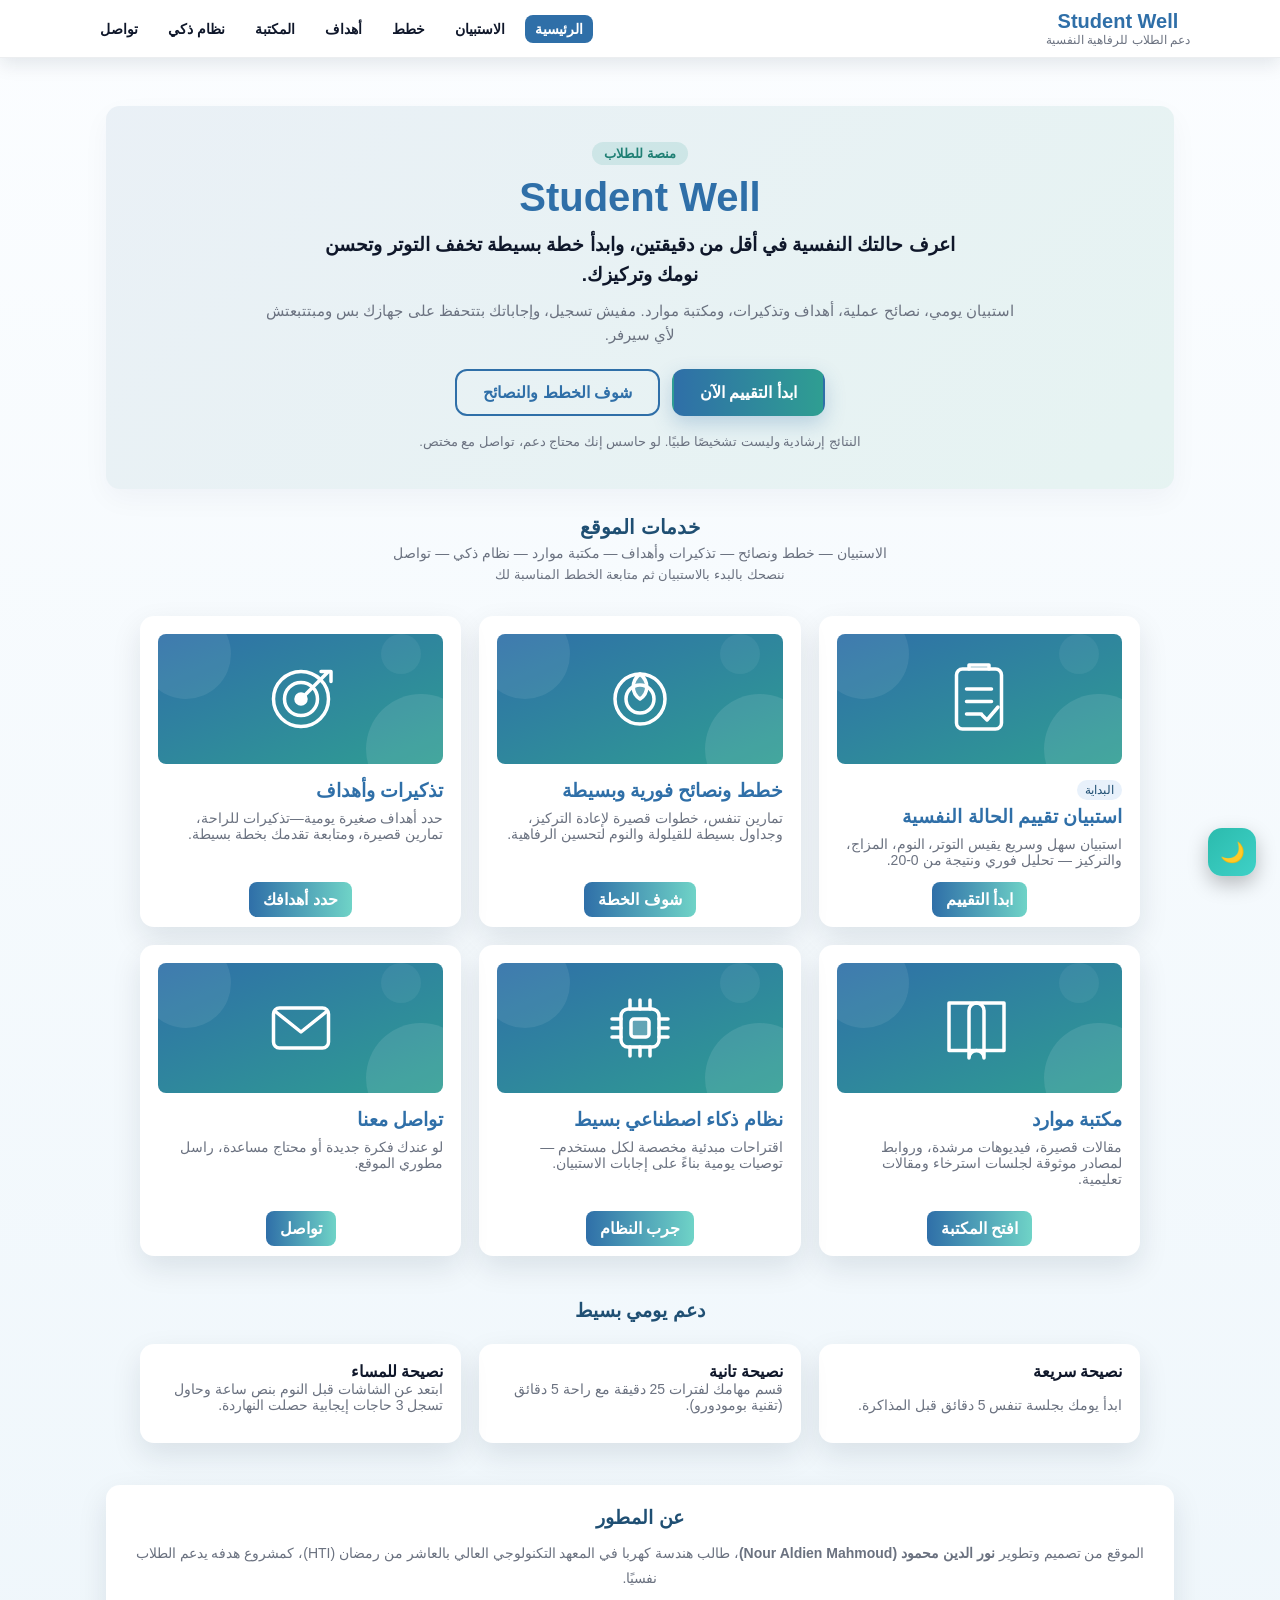
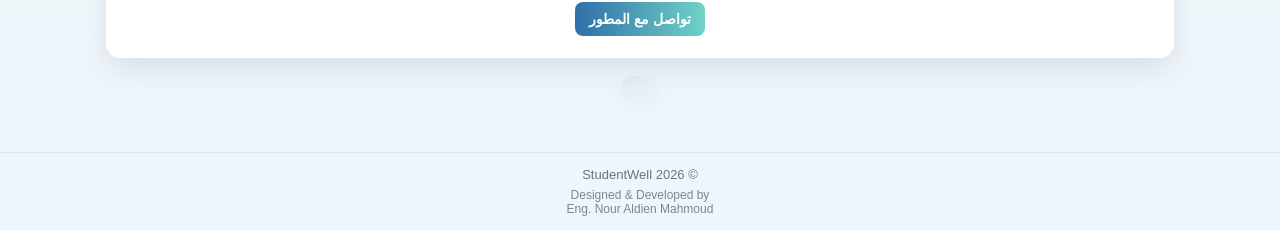
<file: index.html>
<!doctype html>
<html lang="ar" dir="rtl">
<head>
<!-- Google tag (gtag.js) -->
<script async src="https://www.googletagmanager.com/gtag/js?id=G-7PB5B8C26W"></script>
<script>
  window.dataLayer = window.dataLayer || [];
  function gtag(){dataLayer.push(arguments);}
  gtag('js', new Date());

  gtag('config', 'G-7PB5B8C26W');
</script>
  <meta charset="utf-8" />
  <meta name="viewport" content="width=device-width,initial-scale=1" />
 <title>Student Well | منصة متابعة الصحة النفسية للطلاب</title>


  <!-- رابط ملف الستايل الموحد (ضع styles.css في نفس الفولدر) -->
  <link rel="stylesheet" href="styles.css">

  <!-- Page-specific small tweaks (images sizing, header of services) -->
  <style>
@media (max-width: 768px) {
  .tips-grid {
    padding-inline: 14px;
  }
}
/* Desktop & tablet */
.tips-grid {
  grid-template-columns: repeat(auto-fit, minmax(220px, 1fr));
}

/* Mobile – FORCE single column */
@media (max-width: 600px) {
  .tips-grid {
    grid-template-columns: 1fr;
    padding-inline: 14px;
  }
}

    :root{
      --card: #ffffff;
      --muted: #6b7280;
      --accent: #2f6fa8;
    }

    .hero-box {
      background: var(--card);
      border-radius: 14px;
      padding: 20px 22px;
      box-shadow: 0 10px 28px rgba(19,38,71,0.04);
      text-align: center;
      margin: 8px auto;
      max-width: 1100px;
    }
    .hero-box h1 { color: var(--accent); font-size: 28px; margin-bottom:6px; }
    .hero-box p { color: var(--muted); max-width:760px; margin:0 auto; line-height:1.6; }

    /* services header */
    .services-header { text-align:center; margin: 18px auto 8px; max-width:1100px; }
    .services-header h2 { font-size:20px; color: #1f4f73; margin-bottom:6px; font-weight:800; }
    .services-header .subtitle { color: var(--muted); font-size:14px; margin:0; }

    /* ensure grid/cards stretch and images behave */
  main.wrap {
  min-height: 100vh;
  display: flex;
  flex-direction: column;
}

    .grid.services, .services {
      display: grid;
      grid-template-columns: repeat(auto-fit, minmax(280px, 1fr));
      gap: 18px;
      align-items: stretch;
      grid-auto-rows: 1fr;
    }
    .card, .service {
      display: flex;
      flex-direction: column;
      justify-content: space-between;
      height: 100%;
      padding: 18px;
      box-sizing: border-box;
    }
    .service-media img {
      width: 100%;
      height: 130px;
      object-fit: cover;
      border-radius: 8px;
      margin-bottom: 12px;
    }
    .service-body { flex: 1 1 auto; }
    .service-action { margin-top: 10px; text-align: center; }
    .services-strip {
      margin: 18px auto 10px;
      max-width: 1100px;
      background: linear-gradient(90deg, rgba(47,111,168,0.06), rgba(74,163,216,0.04));
      padding: 12px 18px;
      border-radius: 10px;
      text-align: center;
      color: #1f4f73;
      font-weight: 700;
      box-shadow: 0 6px 18px rgba(6,30,50,0.04);
    }

    @media (max-width:900px){
      .service-media img { height: 90px; }
      main.wrap { min-height: auto; }
      .hero-box { margin: 10px; }
      .services-header { padding: 0 12px; }
    }

    .hero-main { padding: 36px 24px; background: linear-gradient(135deg, rgba(47,111,168,0.10), rgba(47,158,146,0.12)), var(--card); }
    .hero-main h1 { font-size: 40px; margin-bottom: 10px; }
    .hero-badge { display:inline-block; font-size:13px; padding:4px 12px; border-radius:999px; background:rgba(47,158,146,0.15); color:#1f7f74; font-weight:700; margin-bottom:10px; }
    .hero-lead { font-size:19px; color: var(--text) !important; font-weight:600; max-width:640px !important; }
    .hero-sub { margin-top:8px !important; font-size:15px; }
    .hero-cta { display:flex; gap:12px; justify-content:center; flex-wrap:wrap; margin-top:22px; }
    .hero-btn { display:inline-block; padding:12px 26px !important; font-size:16px; font-weight:700; border-radius:12px; text-decoration:none; background:linear-gradient(90deg,#2f6fa8,#2f9e92) !important; color:#fff !important; border:2px solid transparent; box-shadow:0 8px 20px rgba(47,111,168,0.25); }
    .hero-btn-ghost { background:transparent !important; color: var(--accent) !important; border:2px solid var(--accent); box-shadow:none !important; }
    .hero-note { margin-top:16px !important; font-size:13px; color:#4b5563; }
    body.dark-mode .hero-main { background: linear-gradient(135deg, rgba(47,111,168,0.18), rgba(47,158,146,0.16)), var(--card); }
    body.dark-mode .hero-lead { color:#e5e7eb !important; }
    body.dark-mode .hero-note { color:#9ca3af; }
    .about-dev { max-width:1100px; margin:28px auto 0; text-align:center; padding:22px !important; height:auto !important; }
    .about-dev h3 { color:#1f4f73; margin-bottom:8px; }
    body.dark-mode .about-dev h3 { color:#e5e7eb; }
    .about-dev p { color: var(--muted); line-height:1.8; margin:4px 0; }
    .tool-chips { display:flex; gap:8px; justify-content:center; flex-wrap:wrap; margin-top:12px; }
    .tool-chips span { font-size:12px; padding:4px 12px; border-radius:999px; background:rgba(47,111,168,0.12); color:#1f4f73; font-weight:600; }
    body.dark-mode .tool-chips span { color:#cbd5e1; }
    @media (max-width:600px){ .hero-main h1{font-size:32px;} .hero-lead{font-size:17px;} .hero-btn{width:100%; text-align:center;} }
  </style>
</head>
<body>

  <!-- site-nav.js will inject the topbar/footer; keep body content clean -->
  <main class="wrap">
    <!-- Hero -->
    <section style="padding-top:18px;text-align:center">
      <div class="hero-box hero-main" role="banner" aria-label="Student Well hero">
        <span class="hero-badge">منصة للطلاب</span>
        <h1>Student Well</h1>
        <p class="hero-lead">اعرف حالتك النفسية في أقل من دقيقتين، وابدأ خطة بسيطة تخفف التوتر وتحسن نومك وتركيزك.</p>
        <p class="hero-sub">استبيان يومي، نصائح عملية، أهداف وتذكيرات، ومكتبة موارد. مفيش تسجيل، وإجاباتك بتتحفظ على جهازك بس ومبتتبعتش لأي سيرفر.</p>
        <div class="hero-cta">
          <a class="btn hero-btn" href="survey.html">ابدأ التقييم الآن</a>
          <a class="btn hero-btn hero-btn-ghost" href="plans.html">شوف الخطط والنصائح</a>
        </div>
        <p class="hero-note">النتائج إرشادية وليست تشخيصًا طبيًا. لو حاسس إنك محتاج دعم، تواصل مع مختص.</p>
      </div>
    </section>

    <!-- Services header (above the cards) -->
    <section class="services-header" aria-label="خدمات الموقع">
      <h2>خدمات الموقع</h2>
      <p class="subtitle">الاستبيان — خطط ونصائح — تذكيرات وأهداف — مكتبة موارد — نظام ذكي — تواصل</p>
<p class="subtitle" style="margin-top:6px;font-size:13px">
  ننصحك بالبدء بالاستبيان ثم متابعة الخطط المناسبة لك
</p>

    </section>

    <!-- Services grid -->
    <section aria-labelledby="servicesTitle" style="margin-top:12px; width:100%">
      <h2 id="servicesTitle" style="display:none">الخدمات</h2>

      <div class="grid services" role="list">
        <!-- Service: Survey (image fixed) -->
        <article class="card service" id="svc-survey" role="listitem">
          <div class="service-media">
            <!-- reliable survey-ish image (will display) -->
            <img src="images/card-survey.svg" alt="استبيان">
          </div>
          <div class="service-body">
<span style="
  display:inline-block;
  font-size:12px;
  padding:3px 8px;
  background:#e8f1fb;
  color:#1f4f73;
  border-radius:999px;
  margin-bottom:6px;
">
  البداية
</span>

            <h3>استبيان تقييم الحالة النفسية</h3>
            <p>استبيان سهل وسريع يقيس التوتر، النوم، المزاج، والتركيز — تحليل فوري ونتيجة من 0-20.</p>
          </div>
          <div class="service-action">
            <a class="btn" href="survey.html">ابدأ التقييم</a>
          </div>
        </article>

        <!-- Service: Plans -->
        <article class="card service" id="svc-plans" role="listitem">
          <div class="service-media">
            <img src="images/card-plans.svg" alt="خطط ونصائح">
          </div>
          <div class="service-body">
            <h3>خطط ونصائح فورية وبسيطة</h3>
            <p>تمارين تنفس، خطوات قصيرة لإعادة التركيز، وجداول بسيطة للقيلولة والنوم لتحسين الرفاهية.</p>
          </div>
          <div class="service-action">
            <a class="btn" href="plans.html">شوف الخطة</a>
          </div>
        </article>

        <!-- Service: Goals -->
        <article class="card service" id="svc-goals" role="listitem">
          <div class="service-media">
            <img src="images/card-goals.svg" alt="اهداف وتذكيرات">
          </div>
          <div class="service-body">
            <h3>تذكيرات وأهداف</h3>
            <p>حدد أهداف صغيرة يومية—تذكيرات للراحة، تمارين قصيرة، ومتابعة تقدمك بخطة بسيطة.</p>
          </div>
          <div class="service-action">
            <a class="btn" href="goals.html">حدد أهدافك</a>
          </div>
        </article>

        <!-- Service: Library -->
        <article class="card service" id="svc-library" role="listitem">
          <div class="service-media">
            <img src="images/card-library.svg" alt="مكتبة موارد">
          </div>
          <div class="service-body">
            <h3>مكتبة موارد</h3>
            <p>مقالات قصيرة، فيديوهات مرشدة، وروابط لمصادر موثوقة لجلسات استرخاء ومقالات تعليمية.</p>
          </div>
          <div class="service-action">
            <a class="btn" href="library.html">افتح المكتبة</a>
          </div>
        </article>

        <!-- Service: AI (image related to AI/tech) -->
        <article class="card service" id="svc-ai" role="listitem">
          <div class="service-media">
            <img src="images/card-ai.svg" alt="نظام ذكي">
          </div>
          <div class="service-body">
            <h3>نظام ذكاء اصطناعي بسيط</h3>
            <p>اقتراحات مبدئية مخصصة لكل مستخدم — توصيات يومية بناءً على إجابات الاستبيان.</p>
          </div>
          <div class="service-action">
            <a class="btn" href="ai.html">جرب النظام</a>
          </div>
        </article>

        <!-- Service: Contact -->
        <article class="card service" id="svc-contact" role="listitem">
          <div class="service-media">
            <img src="images/card-contact.svg" alt="تواصل">
          </div>
          <div class="service-body">
            <h3>تواصل معنا</h3>
            <p>لو عندك فكرة جديدة أو محتاج مساعدة، راسل مطوري الموقع.</p>
          </div>
          <div class="service-action">
            <a class="btn" href="contact.html">تواصل</a>
          </div>
        </article>
      </div>
    </section>

    <!-- Tips -->
<h3 style="margin-top:30px;text-align:center;color:#1f4f73">
  دعم يومي بسيط
</h3>

    <section class="grid tips-grid" style="margin-top:22px;gap:18px">

      <div class="card tip-card">
        <h4>نصيحة سريعة</h4>
        <p>ابدأ يومك بجلسة تنفس 5 دقائق قبل المذاكرة.</p>
      </div>
      <div class="card tip-card">
        <h4>نصيحة تانية</h4>
        <p>قسم مهامك لفترات 25 دقيقة مع راحة 5 دقائق (تقنية بومودورو).</p>
      </div>
      <div class="card tip-card">
        <h4>نصيحة للمساء</h4>
        <p>ابتعد عن الشاشات قبل النوم بنص ساعة وحاول تسجل 3 حاجات إيجابية حصلت النهاردة.</p>
      </div>
    </section>

    <!-- About the developer -->
    <section class="card about-dev" aria-label="عن المطور">
      <h3>عن المطور</h3>
      <p>الموقع من تصميم وتطوير <strong>نور الدين محمود (Nour Aldien Mahmoud)</strong>، طالب هندسة كهربا في المعهد التكنولوجي العالي بالعاشر من رمضان (HTI)، كمشروع هدفه يدعم الطلاب نفسيًا.</p>
      <p style="margin-top:12px"><a href="contact.html">تواصل مع المطور</a></p>
    </section>

    <!-- services strip (above the footer) -->
    <div class="services-strip" role="region" aria-label="خدمات الموقع">
    </div>

    <!-- page credits aligned with main content -->
  </main>

  <!-- SCRIPTS -->
  <script>
    // make whole card clickable (but allow normal link clicks on anchors)
    document.addEventListener('DOMContentLoaded', ()=>{
      document.querySelectorAll('.card.service').forEach(card=>{
        const link = card.querySelector('.service-action a');
        if(!link) return;
        card.style.cursor = 'pointer';
        card.addEventListener('click', (e)=>{
          if(e.target.closest('a')) return; // clicked an actual link — let it
          window.location.href = link.getAttribute('href');
        });
      });
    });
  </script>

  <!-- site-nav should be last before extra layout scripts -->
  <script src="site-nav.js"></script>

  <!-- nav-scroll: optional (adds .scrolled to .sw-topbar on scroll) -->
  <script src="nav-scroll.js"></script>

  <!-- adjust main height dynamically based on header/footer heights -->
  <script>
    function adjustMainHeight(){
      const main = document.querySelector('main.wrap') || document.querySelector('main');
      if(!main) return;
      const header = document.querySelector('.sw-topbar');
      const footer = document.querySelector('.sw-footer');
      const headerH = header ? header.getBoundingClientRect().height : 80;
      const footerH = footer ? footer.getBoundingClientRect().height : 70;
      const extra = 40;
      main.style.minHeight = `calc(100vh - ${headerH + footerH + extra}px)`;
    }
    window.addEventListener('load', adjustMainHeight);
    window.addEventListener('resize', adjustMainHeight);
    setTimeout(adjustMainHeight, 600); // in case nav injects late
  </script>
</body>
</html>
</file>
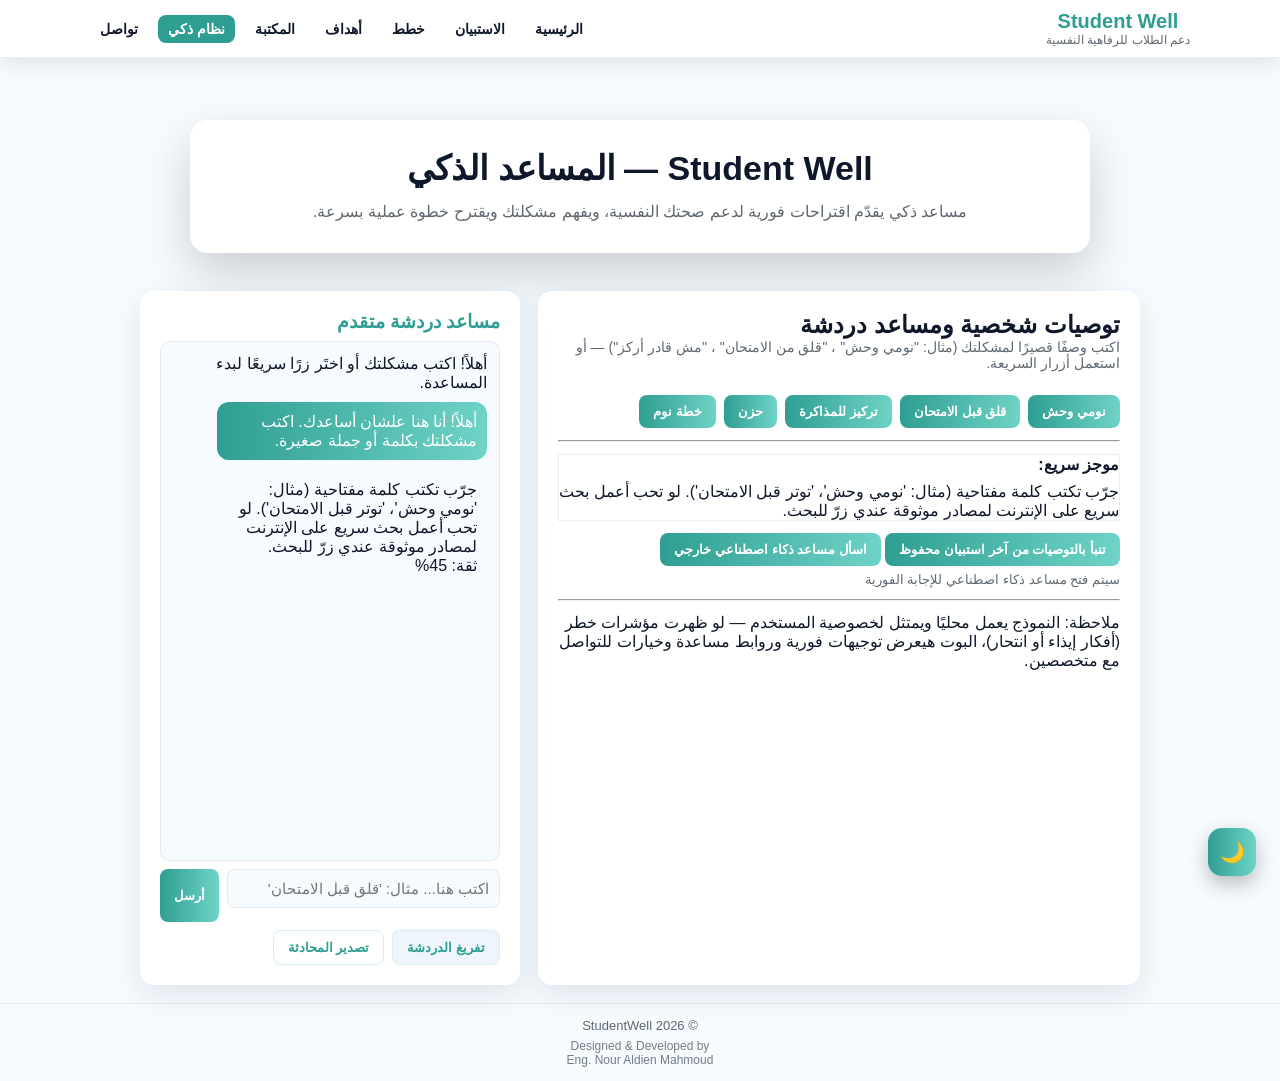
<file: ai.html>
<!doctype html>
<html lang="ar" dir="rtl">
<head>
<!-- Google tag (gtag.js) -->
<script async src="https://www.googletagmanager.com/gtag/js?id=G-7PB5B8C26W"></script>
<script>
  window.dataLayer = window.dataLayer || [];
  function gtag(){dataLayer.push(arguments);}
  gtag('js', new Date());

  gtag('config', 'G-7PB5B8C26W');
</script>
  <meta charset="utf-8" />
  <meta name="viewport" content="width=device-width,initial-scale=1" />
  <title>Student Well — مساعد ذكي</title>
  <link rel="stylesheet" href="styles.css">
<style>
/* ===== AI PAGE — LAYOUT ONLY (NO COLORS) ===== */

.ai-page main > header {
  max-width: 1100px;
  margin: 18px auto;
  padding: 20px 16px;
  text-align: center;
}

.ai-page .grid {
  display: grid;
  grid-template-columns: 1fr 380px;
  gap: 18px;
}

.ai-page .chat {
  height: 520px;
  overflow: auto;
  padding: 12px;
  border-radius: 10px;
  display: flex;
  flex-direction: column;
  gap: 10px;
}

.ai-page .msg {
  max-width: 86%;
  padding: 10px;
  border-radius: 12px;
}

.ai-page .controls {
  display: flex;
  gap: 8px;
  margin-top: 8px;
}

@media (max-width: 980px) {
  .ai-page .grid {
    grid-template-columns: 1fr;
  }
  .ai-page .chat {
    height: 360px;
  }
}
</style>
</head>
<body class="ai-page">
<main id="main" class="page">
 <header class="page-hero">
  <div class="page-hero-box">
    <h1>Student Well — المساعد الذكي</h1>
    <p>
      مساعد ذكي يقدّم اقتراحات فورية لدعم صحتك النفسية،
      ويفهم مشكلتك ويقترح خطوة عملية بسرعة.
    </p>
  </div>
</header>

    <div class="grid">
      <!-- Main -->
      <section class="card" aria-labelledby="mainTitle">
        <h2 id="mainTitle">توصيات شخصية ومساعد دردشة</h2>
        <p class="meta-small">اكتب وصفًا قصيرًا لمشكلتك (مثال: "نومي وحش" ، "قلق من الامتحان" ، "مش قادر أركز") — أو استعمل أزرار السريعة.</p>

        <div style="display:flex;gap:8px;margin-top:12px;flex-wrap:wrap">
          <button class="small-link" data-quick="نومي وحش">نومي وحش</button>
          <button class="small-link" data-quick="قلق قبل الامتحان">قلق قبل الامتحان</button>
          <button class="small-link" data-quick="عايز تركيز للمذاكرة">تركيز للمذاكرة</button>
          <button class="small-link" data-quick="حسيت بحزن">حزن</button>
          <button class="small-link" data-quick="عايز خطة نوم">خطة نوم</button>
        </div>

        <hr style="margin:12px 0">

        <div class="rec" id="lastRecs" aria-live="polite">
          <strong>موجز سريع:</strong>
          <div id="lastRecsText" style="margin-top:8px">اضغط "تنبأ" أو اكتب سؤالك.</div>
        </div>

        <div style="margin-top:12px">
          <button id="analyzeLast">تنبأ بالتوصيات من آخر استبيان محفوظ</button>
         <button id="aiToolBtn" type="button" class="small-link">
   اسأل مساعد ذكاء اصطناعي خارجي 
</button>
  <small style="display:block;margin-top:6px;color:var(--muted)">
  سيتم فتح مساعد ذكاء اصطناعي للإجابة الفورية
</small>

      </div>

        <hr style="margin:12px 0">

        <div class="meta-small">ملاحظة: النموذج يعمل محليًا ويمتثل لخصوصية المستخدم — لو ظهرت مؤشرات خطر (أفكار إيذاء أو انتحار)، البوت هيعرض توجيهات فورية وروابط مساعدة وخيارات للتواصل مع متخصصين.</div>
      </section>

      <!-- Sidebar chat -->
      <aside class="card">
        <h3>مساعد دردشة متقدم</h3>
        <div class="chat" id="chatBox" role="log" aria-live="polite">
          <!-- رسائل تظهر هنا -->
        </div>

        <div class="controls">
          <input id="chatInput" type="text" placeholder="اكتب هنا... مثال: 'قلق قبل الامتحان'">
          <button id="chatSend">أرسل</button>
        </div>
        <div style="display:flex;gap:8px;margin-top:8px">
          <button id="clearChat" style="background:#eef6fb;color:var(--accent);border:1px solid #d7edf9">تفريغ الدردشة</button>
          <button id="exportChat" style="background:#fff;color:var(--accent);border:1px solid #d7edf9">تصدير المحادثة</button>
        </div>
      </aside>
    </div>
  </main>

<script>
/* Improved local chatbot script for StudentWell
   - Fixed Arabic intent detection (uses keyword arrays & includes)
   - Simplified recommendations mapping
   - Robust DOM checks
*/

const KEYWORDS = {
  sleep: ['نوم','نومي','أنام','ما بنام','منام','قلة النوم','قليل النوم'],
  anxiety: ['قلق','توتر','خايف','خايفة','مضطرب','توتر'],
  concentration: ['تركيز','مذاكرة','مش قادر أركز','بصرف','صعوبة التركيز'],
  mood: ['حزين','زعلان','مكتئب','مزاج','حزن'],
  motivation: ['متحمس','مش متحمس','عايز أبدأ','مش لاقي حافز','دافع'],
  social: ['وحشني','عزلة','نفسي في صحاب','وحشه الناس'],
  panic: ['نوبة هلع','مخنوق','ذبحة','ذبحة صدرية'], 
  suicidal: ['انتحار','أقتل نفسي','عايز أموت','نفسي أموت','موت أحسن'],
  help: ['محتاج مساعدة','عايز حد','أطلب مساعدة'],
  sleep_plan: ['خطة نوم','نظام نوم','تحسين النوم','روتين نوم']
};

const POSITIVE_WORDS = ['كويس','حلو','تمام','فرح','مبسوط','مرتاح','نجاح','تحسن','متحسن'];
const NEGATIVE_WORDS = ['حزين','زعلان','مخنوق','قلق','توتر','مرهق','تعبان','انهيار','مهموم','انتحار','نفسي أموت'];

const RECS = {
  sleepPlan: {title:'خطة نوم بسيطة', text:'حاول تقلل الشاشات قبل النوم 30 دقيقة، نم بروتين ثابت، وجرّب تمرين تنفّس 5 دقائق قبل النوم.', link:'plans.html#sleep'},
  breathing: {title:'تمارين تنفُّس', text:'تمرّن تنفّس 4-4-4 أو 4-6-8 لثلاث دورات لتقليل التوتر الفوري.', link:'plans.html#breath'},
  pomodoro: {title:'جلسة بومودورو', text:'ركّز 25 دقيقة ثم خد 5 دقائق استراحة — مفيد للتركيز.', link:'plans.html#pomodoro'},
  talk: {title:'تكلّم مع حد موثوق', text:'لو الحالة مستمرة، فكّر تتكلم مع صديق/مرشد جامعي/أخصائي.' , link:'contact.html'},
  walk: {title:'مشي قصير', text:'مشي 10-15 دقيقة يساعد على تغيير المزاج بسرعة.', link:'plans.html#walk'},
  grounding: {title:'تمارين تأريض (Grounding)', text:'حاول تقنية 5-4-3-2-1 للتخفيف من نوبات القلق.', link:'plans.html#grounding'},
};

// normalize Arabic: remove tashkeel, punctuation, collapse spaces, lower
function normalizeText(s){
  return (s||'').replace(/[ًٌٍَُِّْ]/g,'')
                 .replace(/[.,\/#!$%\^&\*;:{}=\-_`~()؟؟«»"’'ـ]/g,' ')
                 .replace(/\s+/g,' ')
                 .trim()
                 .toLowerCase();
}

// detect intents using keyword arrays (Arabic-friendly)
function detectIntents(text){
  const norm = normalizeText(text);
  const intents = {};
  for(const [intent, kws] of Object.entries(KEYWORDS)){
    for(const kw of kws){
      if(norm.includes(kw)){
        intents[intent] = (intents[intent] || 0) + 1;
      }
    }
  }
  return intents;
}

function sentimentScore(text){
  const norm = normalizeText(text);
  const words = norm.split(/\s+/);
  let score = 0;
  for(const w of words){
    if(POSITIVE_WORDS.includes(w)) score += 1;
    if(NEGATIVE_WORDS.includes(w)) score -= 1;
  }
  return score;
}

function extractKeywords(text){
  const norm = normalizeText(text);
  const words = norm.split(/\s+/).filter(w=>w.length>2);
  return [...new Set(words)].slice(0,6);
}

function generateResponse(userInput){
  const raw = userInput || '';
  const text = normalizeText(raw);
  const intents = detectIntents(raw);
  const keywords = extractKeywords(raw);
  const sent = sentimentScore(raw);

  let reply = '';
  let confidence = 0.45;
  let recommended = [];

  // Critical suicidal handling (strong keywords)
  const suicidalMatch = KEYWORDS.suicidal.some(k=> raw.includes(k));
  if(suicidalMatch){
    confidence = 0.99;
    reply = "لو بتفكّر في إيذاء نفسك أو الانتحار، ده موقف خطير. لو أنت في مصر اتصل بالطوارئ فورًا أو توجه لأقرب مستشفى — لو مش في مصر اتصل برقم الطوارئ المحلي. إذا تحب أديك خطوات تهدئة فورية أو نفتح صفحة موارد طوارئ، قلّي.";
    return {reply, confidence, recommended, intents, sent, keywords, critical:true};
  }

  // Anxiety / panic
  if(intents.anxiety || intents.panic){
    confidence = Math.max(confidence, 0.85);
    recommended.push('breathing','grounding');
    reply = "باين عليك توتر أو خوف. جرّب تمرين تنفّس (تنفّس 4 — احبس 4 — زفر 4) 3 مرات. ممكن أقدملك خطوات تأريض 5-4-3-2-1 لو تحب.";
    return {reply, confidence, recommended, intents, sent, keywords};
  }

  // Sleep issues
  if(intents.sleep || intents.sleep_plan){
    confidence = Math.max(confidence, 0.8);
    recommended.push('sleepPlan');
    reply = "مشاكل النوم شائعة. نصيحتي: ثبّت مواعيد نوم/صحوة، قلل الشاشات قبل النوم، وجرب تمرين تنفّس قصير 5 دقائق. تحب خطة نوم يومية قصيرة؟";
    return {reply, confidence, recommended, intents, sent, keywords};
  }

  // Concentration
  if(intents.concentration){
    confidence = Math.max(confidence, 0.78);
    recommended.push('pomodoro');
    reply = "لو التركيز مشكلة جرب تقنية بومودورو: 25 دقيقة عمل مركز ثم 5 دقائق راحة. أقدر أجهز لك خطة جلسة لو تحب.";
    return {reply, confidence, recommended, intents, sent, keywords};
  }

  // Mood / social
  if(intents.mood || intents.social){
    confidence = Math.max(confidence, 0.7);
    recommended.push('talk','walk');
    reply = "واضح إنك بتتكلّم عن المزاج أو الشعور بالعزلة. حاول تتكلم مع حد موثوق أو تطلع تمشّي 10-15 دقيقة. عايز خطوات صغيرة لبدء محادثة؟";
    return {reply, confidence, recommended, intents, sent, keywords};
  }

  // Motivation
  if(intents.motivation){
    confidence = Math.max(confidence, 0.65);
    recommended.push('pomodoro');
    reply = "لإعادة الحافز قسّم المهام لقطع صغيرة واحتفل بكل إنجاز. تحب روتين بسيط لليوم؟";
    return {reply, confidence, recommended, intents, sent, keywords};
  }

  if(intents.help){
    confidence = Math.max(confidence, 0.6);
    reply = "أكيد — قلّي باختصار محتاج إيه: نوم، قلق، مذاكرة، ولا حاجة تانية؟";
    return {reply, confidence, recommended, intents, sent, keywords};
  }

  if(text.length < 3){
    reply = "اكتب سطر بسيط عن المشكلة (مثال: 'نومي وحش' أو 'قلق قبل الامتحان')، وهرد عليك بخطوات عملية.";
    confidence = 0.4;
    return {reply, confidence, recommended, intents, sent, keywords};
  }

  if(sent < 0){
    confidence = 0.6;
    reply = "باين عليك حالة سلبية شوية. نبدأ بخطوات تهدئة قصيرة (تنفّس/مشي قصير) ونشوف بعدين؟";
    recommended.push('breathing','walk');
    return {reply, confidence, recommended, intents, sent, keywords};
  } else if(sent > 0){
    confidence = 0.6;
    reply = "كويس إنك بتحس تحسّن نسبيًا — ممكن أديك نصائح للحفاظ على الحالة أو رفعها لو تحب.";
    recommended.push('pomodoro');
    return {reply, confidence, recommended, intents, sent, keywords};
  }

  confidence = 0.45;
  reply = " جرّب تكتب كلمة مفتاحية (مثال: 'نومي وحش'، 'توتر قبل الامتحان'). لو تحب أعمل بحث سريع على الإنترنت لمصادر موثوقة عندي زرّ للبحث.";
  return {reply, confidence, recommended, intents, sent, keywords};
}

// ----------- DOM & UI logic ---------------
const chatBox = document.getElementById('chatBox');
const chatInput = document.getElementById('chatInput');
const chatSend = document.getElementById('chatSend');
const clearChatBtn = document.getElementById('clearChat');
const exportChatBtn = document.getElementById('exportChat');
const lastRecsText = document.getElementById('lastRecsText');
const googleFallbackBtn = document.getElementById('googleFallback');
const quickBtns = document.querySelectorAll('[data-quick]');
const analyzeLastBtn = document.getElementById('analyzeLast');

function appendMessage(text, who='bot', meta=''){
  if(!chatBox) return;
  const div = document.createElement('div');
  div.className = 'msg ' + (who==='user' ? 'user' : 'bot');
  div.innerHTML = `<div>${escapeHtml(text)}</div>` + (meta ? `<div class="confidence">${escapeHtml(meta)}</div>` : '');
  chatBox.appendChild(div);
  chatBox.scrollTop = chatBox.scrollHeight;
}

function escapeHtml(s){
  return (s||'').replace(/[&<>"]/g, function(c){ return {'&':'&amp;','<':'&lt;','>':'&gt;','"':'&quot;'}[c]; });
}

function handleUserInput(raw){
  if(!raw || !raw.trim()) return;
  appendMessage(raw, 'user');
  if(chatInput) chatInput.value = '';
  const out = generateResponse(raw);

  if(out.critical){
    appendMessage(out.reply, 'bot', `ثقة: ${(out.confidence*100).toFixed(0)}% — حالة حرجة`);
    if(!chatBox) return;
    const em = document.createElement('div');
    em.className = 'danger';
    em.innerHTML = `<strong>لو أنت في خطر الآن:</strong>
      <div>اتصل بالطوارئ المحلي فورًا أو توجه لأقرب مستشفى. لو أنت في مصر حاول تواصل مع خدمات الطوارئ النفسية المحلية.</div>
      <div style="margin-top:8px"><a href="#" id="searchLocalHelp" class="small-link">ابحث عن خطوط مساعدة محلية</a></div>`;
    chatBox.appendChild(em);
    const btn = em.querySelector('#searchLocalHelp');
    if(btn) btn.addEventListener('click', (e)=>{ e.preventDefault(); const q = encodeURIComponent('mental health hotline ' + (navigator.language || '')); window.open('https://www.google.com/search?q=' + q, '_blank'); });
    chatBox.scrollTop = chatBox.scrollHeight;
    return;
  }

  let meta = `ثقة: ${(out.confidence*100).toFixed(0)}%`;
  if(out.recommended && out.recommended.length){
    const titles = out.recommended.map(k => (RECS[k] && RECS[k].title) ? RECS[k].title : null).filter(Boolean);
    if(titles.length) meta += ' — توصية: ' + titles.slice(0,3).join(', ');
  }
  appendMessage(out.reply, 'bot', meta);

  if(out.recommended && out.recommended.length && chatBox){
    const box = document.createElement('div');
    box.className = 'msg bot';
    box.style.padding = '8px';
    const inner = out.recommended.map(k=>{
      const r = RECS[k];
      if(!r) return '';
      return `<div style="margin-bottom:6px"><strong>${r.title}</strong><div>${r.text}</div><a class="small-link" href="${r.link}" target="_blank">افتح الخطة</a></div>`;
    }).join('');
    box.innerHTML = inner;
    chatBox.appendChild(box);
    chatBox.scrollTop = chatBox.scrollHeight;
  }

  if(lastRecsText) lastRecsText.textContent = out.reply;
}

// bind quick buttons
if(quickBtns){
  quickBtns.forEach(b=>{
    b.addEventListener('click', ()=> {
      const q = b.getAttribute('data-quick');
      handleUserInput(q);
    });
  });
}

if(chatSend) chatSend.addEventListener('click', ()=> handleUserInput(chatInput.value || ''));
if(chatInput) chatInput.addEventListener('keydown', e=> { if(e.key === 'Enter'){ e.preventDefault(); if(chatSend) chatSend.click(); }});

if(clearChatBtn) clearChatBtn.addEventListener('click', ()=> {
  if(!confirm('تفريغ المحادثة؟')) return;
  if(chatBox) chatBox.innerHTML = '<div class="chat-empty">اكتب سؤالك أو استخدم الأزرار السريعة</div>';
});

if(exportChatBtn) exportChatBtn.addEventListener('click', ()=>{
  if(!chatBox) return;
  const msgs = Array.from(chatBox.querySelectorAll('.msg')).map(m=>({
    who: m.classList.contains('user') ? 'user' : 'bot',
    text: m.textContent.trim()
  }));
  const data = JSON.stringify({t: Date.now(), conversation: msgs}, null, 2);
  const blob = new Blob([data], {type:'application/json'});
  const url = URL.createObjectURL(blob);
  const a = document.createElement('a'); a.href = url; a.download = 'studentwell_chat.json'; a.click(); URL.revokeObjectURL(url);
});

if (googleFallbackBtn) {
  googleFallbackBtn.addEventListener("click", () => {
    window.open("https://www.google.com", "_blank");
  });
}

if(analyzeLastBtn) analyzeLastBtn.addEventListener('click', ()=>{
  try{
    const hist = JSON.parse(localStorage.getItem('studentwell_history') || '[]');
    if(!hist || hist.length === 0){ alert('لا توجد سجلات استبيان محفوظة'); return; }
    const last = hist[hist.length - 1];
    const vals = last.vals || [];
    const mood = vals[4] !== undefined ? vals[4] : 2;
    const sleep = vals[1] !== undefined ? vals[1] : 2;
    const stress = vals[0] !== undefined ? vals[0] : 2;
    const summary = `الاستبيان الأخير — درجة: ${last.score || '?'}؛ نوم:${sleep}؛ توتر:${stress}؛ مزاج:${mood}.`;
    handleUserInput('استنتج من: ' + summary);
  }catch(e){
    alert('فشل تحميل السجل: ' + e.message);
  }
});

// init
(function init(){
  if(chatBox) chatBox.innerHTML = '<div class="chat-empty">أهلاً! اكتب مشكلتك أو اختَر زرًا سريعًا لبدء المساعدة.</div>';
  setTimeout(()=> {
    handleUserInput('أهلاً! أنا هنا علشان أساعدك. اكتب مشكلتك بكلمة أو جملة صغيرة.');
  }, 300);
})();
</script>
<script src="site-nav.js"></script>
<script src="nav-scroll.js"></script>
<!-- AI Tools Modal -->
<div id="aiModal" class="ai-modal hidden">
  <div class="ai-box">
    <h3> اختر أداة ذكاء اصطناعي</h3>

    <button class="ai-btn" data-tool="chatgpt">ChatGPT</button>
    <button class="ai-btn" data-tool="perplexity">Perplexity</button>
    <button class="ai-btn" data-tool="copilot">Microsoft Copilot</button>
   <button class="ai-btn" data-tool="gemini">Gemini</button>

    <button id="otherAiBtn" class="ai-btn secondary">أخرى</button>

    <div id="otherAiInput" class="hidden">
      <input
        type="text"
        id="customAiName"
        placeholder="اكتب اسم الأداة (مثال: BlackBox)"
      />
      <button id="openCustomAi" class="ai-btn">افتح الأداة</button>
    </div>

    <button id="closeAiModal" class="close-btn">إغلاق</button>
  </div>
</div>
<script>
const aiModal = document.getElementById("aiModal");
const openAiModalBtn = document.getElementById("aiToolBtn"); // زر "تحدث مع مساعد ذكاء اصطناعي"
const closeAiModal = document.getElementById("closeAiModal");

const otherAiBtn = document.getElementById("otherAiBtn");
const otherAiInput = document.getElementById("otherAiInput");
const openCustomAi = document.getElementById("openCustomAi");
const customAiName = document.getElementById("customAiName");

/* ================= فتح / غلق المودال ================= */

openAiModalBtn.addEventListener("click", (e) => {
  e.preventDefault();
  aiModal.classList.remove("hidden");
});

closeAiModal.addEventListener("click", () => {
  aiModal.classList.add("hidden");
  otherAiInput.classList.add("hidden");
  customAiName.value = "";
});

/* ================= الأدوات الجاهزة ================= */

document.querySelectorAll(".ai-btn[data-tool]").forEach(btn => {
  btn.addEventListener("click", () => {
    const tool = btn.dataset.tool;

  const urls = {
  chatgpt: "https://chat.openai.com",
  perplexity: "https://www.perplexity.ai/",
  copilot: "https://copilot.microsoft.com/",
  gemini: "https://gemini.google.com/"
};


    // حفظ آخر أداة استخدمها
    localStorage.setItem("last_ai_tool", tool);

    window.open(urls[tool], "_blank");
    aiModal.classList.add("hidden");
  });
});

/* ================= زر (أخرى) ================= */

otherAiBtn.addEventListener("click", () => {
  otherAiInput.classList.toggle("hidden");
});

/* ================= فتح أداة مخصصة (بحث Google فقط) ================= */

openCustomAi.addEventListener("click", () => {
  const name = customAiName.value.trim();
  if (!name) return;

  // حفظ آخر أداة
  localStorage.setItem("last_ai_tool", name);

  // بحث Google باسم الأداة فقط (بدون فتح دومين)
  const searchUrl =
    "https://www.google.com/search?q=" +
    encodeURIComponent(name + " AI tool");

  window.open(searchUrl, "_blank");

  aiModal.classList.add("hidden");
  otherAiInput.classList.add("hidden");
  customAiName.value = "";
});

/* ================= (اختياري) تمييز آخر أداة ================= */

const lastTool = localStorage.getItem("last_ai_tool");
if (lastTool) {
  const btn = document.querySelector(`.ai-btn[data-tool="${lastTool}"]`);
  if (btn) btn.classList.add("last-used");
}
</script>
</body>
</html>
</file>
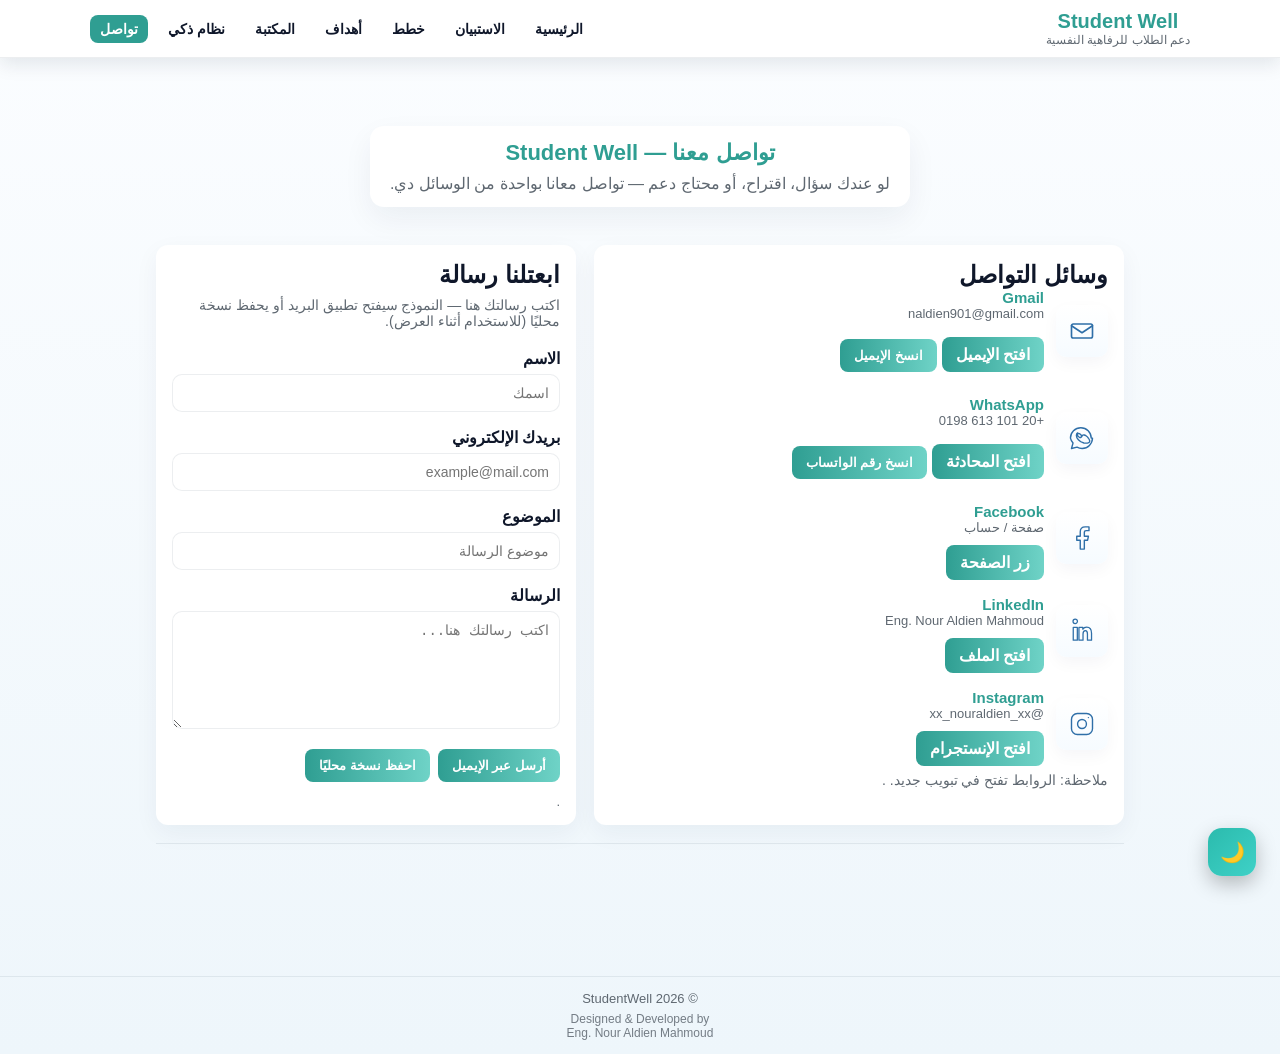
<file: contact.html>
<!doctype html>
<html lang="ar" dir="rtl">
<head>
<!-- Google tag (gtag.js) -->
<script async src="https://www.googletagmanager.com/gtag/js?id=G-7PB5B8C26W"></script>
<script>
  window.dataLayer = window.dataLayer || [];
  function gtag(){dataLayer.push(arguments);}
  gtag('js', new Date());

  gtag('config', 'G-7PB5B8C26W');
</script>
  <link rel="stylesheet" href="styles.css">
  <meta charset="utf-8" />
  <meta name="viewport" content="width=device-width,initial-scale=1" />
  <title>Student Well — تواصل معنا</title>
  <style>
/* =========================
   HEADER
========================= */
/* Improve spacing between text and action buttons in contact list */
.contact-item .meta > div {
  margin-top: 10px;
}

header{
  padding:44px 16px 18px;
  text-align:center;
}

.brand{
  display:inline-block;
  background:var(--card);
  padding:14px 20px;
  border-radius:14px;
  box-shadow:0 12px 30px rgba(19,38,71,0.06);
}

.brand h1{
  margin:0;
  color:var(--accent);
  font-size:22px;
}

.lead{
  color:var(--muted);
  margin-top:8px;
}

/* =========================
   LAYOUT
========================= */
.container{
  max-width:1000px;
  margin:20px auto;
  padding:0 16px;
}

.grid{
  display:grid;
  grid-template-columns:1fr 420px;
  gap:18px;
}

/* =========================
   CARDS
========================= */
.card{
  background:var(--card);
  padding:16px;
  border-radius:12px;
  box-shadow:0 8px 24px rgba(19,38,71,0.05);
}

/* =========================
   CONTACT
========================= */
.contact-list{
  display:flex;
  flex-direction:column;
  gap:12px;
}

.contact-item{
  display:flex;
  gap:12px;
  align-items:center;
}

.icon{
  width:52px;
  height:52px;
  border-radius:10px;
  display:flex;
  align-items:center;
  justify-content:center;
  background:linear-gradient(180deg,var(--card),var(--bg));
  box-shadow:0 6px 16px rgba(19,38,71,0.04);
}

.meta{
  display:flex;
  flex-direction:column;
}

.meta b{
  font-size:15px;
  color:var(--accent);
}

.meta small{
  color:var(--muted);
  font-size:13px;
}

/* =========================
   SOCIALS
========================= */
.socials{
  display:flex;
  gap:8px;
  flex-wrap:wrap;
  margin-top:8px;
}

.socials a{
  display:inline-flex;
  gap:8px;
  align-items:center;
  padding:8px 10px;
  border-radius:10px;
  text-decoration:none;
  border:1px solid rgba(47,111,168,0.15);
  background:var(--card);
  color:var(--accent);
  font-weight:700;
}

/* =========================
   FORM
========================= */
form label{
  display:block;
  margin:8px 0 6px;
  font-weight:700;
}

input[type=text],
input[type=email],
textarea{
  width:100%;
  padding:10px;
  border-radius:10px;
  border:1px solid var(--border);
  background:var(--card);
  color:var(--text);
  font-size:14px;
  margin-bottom:8px;
}

button{
  padding:10px 14px;
  border-radius:10px;
  border:0;
  background:linear-gradient(90deg,var(--accent),var(--accent-2));
  color:white;
  cursor:pointer;
  font-weight:700;
}

.ghost{
  background:transparent;
  border:1px solid rgba(47,111,168,0.25);
  color:var(--accent);
  padding:8px 10px;
  border-radius:10px;
}

.note{
  font-size:13px;
  color:var(--muted);
  margin-top:8px;
}

/* =========================
   RESPONSIVE
========================= */
@media (max-width:920px){
  .grid{grid-template-columns:1fr}
  .icon{width:48px;height:48px}
}
</style>

</head>
<body>
<main id="main" class="page">
  <header>
    <div class="brand" role="banner">


      <h1>تواصل معنا — Student Well</h1>
      <div class="lead">لو عندك سؤال، اقتراح، أو محتاج دعم — تواصل معانا بواحدة من الوسائل دي.</div>
    </div>
  </header>

  <main class="container">
    <div class="grid">
      <!-- Left: contact info & socials -->
      <section class="card" aria-labelledby="contactsTitle">
        <h2 id="contactsTitle">وسائل التواصل</h2>

        <div class="contact-list" role="list">
          <!-- Email -->
          <div class="contact-item" role="listitem">
            <div class="icon" aria-hidden>
              <!-- mail icon -->
              <svg width="28" height="28" viewBox="0 0 24 24" fill="none" xmlns="http://www.w3.org/2000/svg"><path d="M3 7.5C3 6.671 3.671 6 4.5 6h15c.829 0 1.5.671 1.5 1.5v9c0 .829-.671 1.5-1.5 1.5h-15A1.5 1.5 0 0 1 3 16.5v-9z" stroke="#2f6fa8" stroke-width="1.4" stroke-linecap="round" stroke-linejoin="round"/><path d="M21 7.5l-9 6-9-6" stroke="#2f6fa8" stroke-width="1.4" stroke-linecap="round" stroke-linejoin="round"/></svg>
            </div>
            <div class="meta">
              <b>Gmail</b>
              <small id="emailText">naldien901@gmail.com</small>
              <div style="margin-top:6px">
                <a class="ghost" href="mailto:naldien901@gmail.com">افتح الإيميل</a>
                <button id="copyEmail" class="ghost" style="margin-left:8px">انسخ الإيميل</button>
              </div>
            </div>
          </div>

          <!-- WhatsApp -->
          <div class="contact-item">
            <div class="icon" aria-hidden>
              <!-- whatsapp icon -->
              <svg width="28" height="28" viewBox="0 0 24 24" fill="none" xmlns="http://www.w3.org/2000/svg"><path d="M21 12.1c0 4.9-3.99 8.9-8.9 8.9-1.59 0-3.07-.42-4.35-1.16L3 21l1.31-4.73A8.872 8.872 0 0 1 2.1 12.1C2.1 7.2 6.09 3.2 11 3.2S19.9 7.2 19.9 12.1z" stroke="#2f6fa8" stroke-width="1.2" stroke-linecap="round" stroke-linejoin="round"/><path d="M8.2 7.6c-.3.2-1 1-1 2.2 0 1.2.7 2.6 1.7 3.7.9 1 2.8 2.3 4.7 2.8 1 .2 1.7.1 2.4.1.6 0 1-.1 1.3-.2.4-.1.9-.4 1.1-.8.2-.3.2-.6.2-.9-.1-.9-.6-1.7-1-2.2-.7-1-1.5-1.7-2.2-2.2-.6-.4-1.1-.6-1.5-.7-.4-.1-.8 0-1.1.2-.3.2-.6.5-.9.9-.2.3-.5.6-.7.8-.4.4-.9.4-1.3.2-.4-.2-.9-.6-1.3-1.1-.2-.3-.4-.6-.5-1-.1-.3 0-.6.2-.9.2-.3.5-.4.9-.4.3 0 .6.1.9.3.4.2.7.5.9.8.2.3.4.6.6.9" stroke="#2f6fa8" stroke-width="1.2" stroke-linecap="round" stroke-linejoin="round"/></svg>
            </div>
            <div class="meta">
              <b>WhatsApp</b>
              <small id="waText">+20 101 613 0198</small>
              <div style="margin-top:6px">
                <a class="ghost" id="waLink" href="https://wa.me/201016130198" target="_blank" rel="noopener">افتح المحادثة</a>
                <button id="copyWA" class="ghost" style="margin-left:8px">انسخ رقم الواتساب</button>
              </div>
            </div>
          </div>

          <!-- Facebook -->
          <div class="contact-item">
            <div class="icon" aria-hidden>
              <!-- fb icon -->
              <svg width="28" height="28" viewBox="0 0 24 24" fill="none" xmlns="http://www.w3.org/2000/svg"><path d="M18 2.5h-3.2c-2.6 0-4.3 1.6-4.3 4.2V10.5H7.5v3.4h3v7.6h3.5v-7.6h2.8l.7-3.4h-3.5V7.2c0-.9.3-1.5 1.6-1.5H18V2.5z" stroke="#2f6fa8" stroke-width="1.2" stroke-linecap="round" stroke-linejoin="round"/></svg>
            </div>
            <div class="meta">
              <b>Facebook</b>
              <small>صفحة / حساب</small>
              <div style="margin-top:6px">
                <a class="ghost" href="https://www.facebook.com/share/1JznTNos8D/" target="_blank" rel="noopener">زر الصفحة</a>
              </div>
            </div>
          </div>

          <!-- LinkedIn -->
          <div class="contact-item">
            <div class="icon" aria-hidden>
              <!-- linkedin icon -->
              <svg width="28" height="28" viewBox="0 0 24 24" fill="none" xmlns="http://www.w3.org/2000/svg"><path d="M4.5 8.9H8v11H4.5v-11zM6.2 5.6a1.9 1.9 0 1 0 0-3.8 1.9 1.9 0 0 0 0 3.8zM9.4 8.9h3.3v1.5h.05c.46-.88 1.59-1.8 3.27-1.8 3.5 0 4.15 2.3 4.15 5.3v6h-3.5v-5.3c0-1.26-.02-2.88-1.76-2.88-1.76 0-2.03 1.37-2.03 2.78v5.4h-3.5v-11z" stroke="#2f6fa8" stroke-width="1.1" stroke-linecap="round" stroke-linejoin="round"/></svg>
            </div>
            <div class="meta">
              <b>LinkedIn</b>
              <small>Eng. Nour Aldien Mahmoud</small>
              <div style="margin-top:6px">
                <a class="ghost" href="https://www.linkedin.com/in/eng-nour-aldien-mahmoud-581133372?utm_source=share&utm_campaign=share_via&utm_content=profile&utm_medium=android_app" target="_blank" rel="noopener">افتح الملف</a>
              </div>
            </div>
          </div>

                    <!-- Instagram -->
          <div class="contact-item">
            <div class="icon" aria-hidden>
              <!-- insta icon -->
              <svg width="28" height="28" viewBox="0 0 24 24" fill="none" xmlns="http://www.w3.org/2000/svg"><rect x="3" y="3" width="18" height="18" rx="5" stroke="#2f6fa8" stroke-width="1.2"/><path d="M12 8.2a3.8 3.8 0 1 0 0 7.6 3.8 3.8 0 0 0 0-7.6z" stroke="#2f6fa8" stroke-width="1.2"/><path d="M17.5 6.5h.01" stroke="#2f6fa8" stroke-width="1.2" stroke-linecap="round"/></svg>
            </div>
            <div class="meta">
              <b>Instagram</b>
              <small>@xx_nouraldien_xx</small>
              <div style="margin-top:6px">
                <a class="ghost" href="https://www.instagram.com/xx_nouraldien_xx?igsh=NHZ2ZHp2ejFibjV6" target="_blank" rel="noopener">افتح الإنستجرام</a>
              </div>
            </div>
          </div>
        </div>

        <p class="note">ملاحظة: الروابط تفتح في تبويب جديد. .</p>
      </section>

      <!-- Right: contact form -->
      <aside class="card" aria-labelledby="formTitle">
        <h2 id="formTitle">ابعتلنا رسالة</h2>
        <p class="note">اكتب رسالتك هنا — النموذج سيفتح تطبيق البريد أو يحفظ نسخة محليًا (للاستخدام أثناء العرض).</p>

        <form id="contactForm">
          <label for="name">الاسم</label>
          <input id="name" type="text" placeholder="اسمك" required>

          <label for="fromEmail">بريدك الإلكتروني</label>
          <input id="fromEmail" type="email" placeholder="example@mail.com" required>

          <label for="subject">الموضوع</label>
          <input id="subject" type="text" placeholder="موضوع الرسالة" required>

          <label for="message">الرسالة</label>
          <textarea id="message" rows="6" placeholder="اكتب رسالتك هنا..." required></textarea>

          <div style="display:flex;gap:8px;margin-top:8px">
            <button type="submit">أرسل عبر الإيميل</button>
            <button type="button" id="saveLocal" class="ghost">احفظ نسخة محليًا</button>
          </div>
        </form>

        <div class="note" style="margin-top:12px">
         .
        </div>
      </aside>
    </div>

    <footer style="margin-top:18px;text-align:center;color:var(--muted)">
 
    </footer>
  </main>

  <script>
    // Helper: copy to clipboard with toast
    function copyToClipboard(text){
      navigator.clipboard?.writeText(text).then(()=>{
        alert('تم النسخ إلى الحافظة: ' + text);
      }).catch(()=>{ prompt('انسخ النص يدويًا:', text); });
    }

    document.getElementById('copyEmail').addEventListener('click', ()=> copyToClipboard('naldien901@gmail.com'));
    document.getElementById('copyWA').addEventListener('click', ()=> copyToClipboard('+201016130198'));

    // WhatsApp link already set; we also ensure it opens correctly
    document.getElementById('waLink').addEventListener('click', (e)=>{
      // allow normal open in new tab
    });

    // Contact form: open mailto and save local copy
    const form = document.getElementById('contactForm');
    form.addEventListener('submit', (e)=>{
      e.preventDefault();
      const name = document.getElementById('name').value.trim();
      const from = document.getElementById('fromEmail').value.trim();
      const subject = document.getElementById('subject').value.trim();
      const msg = document.getElementById('message').value.trim();
      if(!name || !from || !subject || !msg) return alert('من فضلك املأ كل الحقول.');

      // build mailto
      const to = 'naldien901@gmail.com';
      const body = encodeURIComponent(`الاسم: ${name}\nالبريد: ${from}\n\n${msg}`);
      const mailto = `mailto:${to}?subject=${encodeURIComponent(subject)}&body=${body}`;
      // Save a local copy to localStorage for العرض
      const storeKey = 'studentwell_contact_messages_v1';
      const arr = JSON.parse(localStorage.getItem(storeKey) || '[]');
      arr.push({t: Date.now(), name, from, subject, msg});
      localStorage.setItem(storeKey, JSON.stringify(arr));
      // open mail client
      window.location.href = mailto;
    });

    // Save local copy button
    document.getElementById('saveLocal').addEventListener('click', ()=>{
      const name = document.getElementById('name').value.trim();
      const from = document.getElementById('fromEmail').value.trim();
      const subject = document.getElementById('subject').value.trim();
      const msg = document.getElementById('message').value.trim();
      if(!name || !from || !subject || !msg) return alert('من فضلك املأ كل الحقول قبل الحفظ.');
      const storeKey = 'studentwell_contact_messages_v1';
      const arr = JSON.parse(localStorage.getItem(storeKey) || '[]');
      arr.push({t: Date.now(), name, from, subject, msg});
      localStorage.setItem(storeKey, JSON.stringify(arr));
      alert('تم حفظ نسخة محليًا.');
    });

    // optional: expose function to read saved messages (useful للعرض)
    window._studentwell_getSavedMessages = function(){
      return JSON.parse(localStorage.getItem('studentwell_contact_messages_v1') || '[]');
    };
  </script>
<script src="site-nav.js"></script>
<script src="nav-scroll.js"></script>
</body>
</html>
</file>
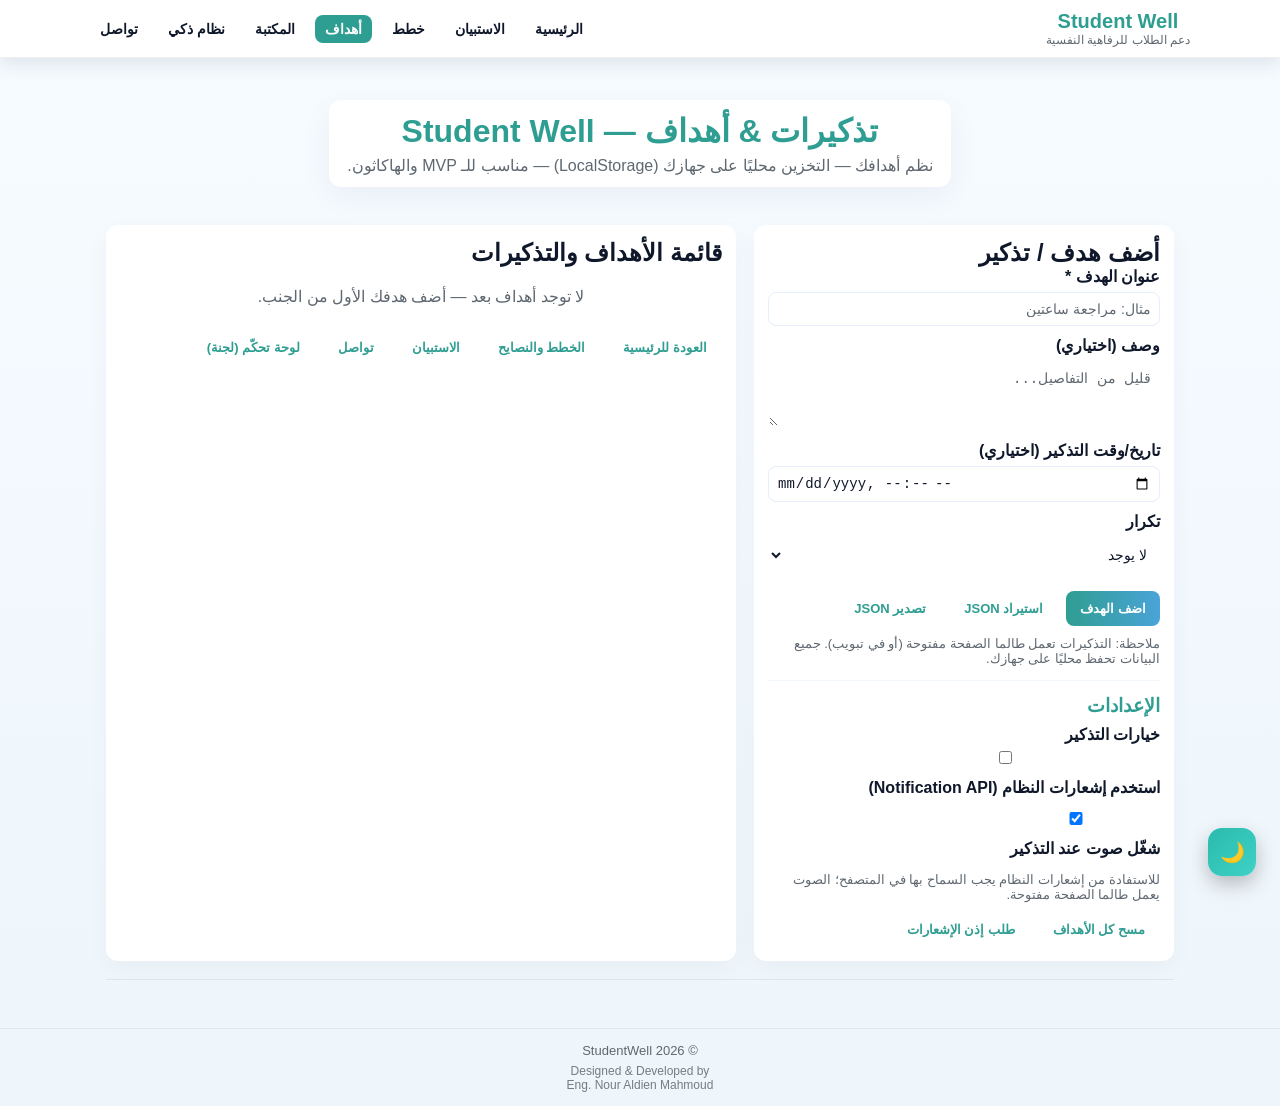
<file: goals.html>
<!doctype html>
<html lang="ar" dir="rtl">
<head>
<!-- Google tag (gtag.js) -->
<script async src="https://www.googletagmanager.com/gtag/js?id=G-7PB5B8C26W"></script>
<script>
  window.dataLayer = window.dataLayer || [];
  function gtag(){dataLayer.push(arguments);}
  gtag('js', new Date());

  gtag('config', 'G-7PB5B8C26W');
</script>
  <link rel="stylesheet" href="styles.css">
  <meta charset="utf-8" />
  <meta name="viewport" content="width=device-width,initial-scale=1" />
  <title>Student Well — تذكيرات وأهداف (محلي)</title>
  <style>
        *{box-sizing:border-box}
    body{margin:0;background:linear-gradient(180deg,var(--bg),#eef6fb);color:#0f172a}
    header{padding:18px;text-align:center}
    .brand{display:inline-block;background:var(--card);padding:12px 18px;border-radius:12px;box-shadow:0 10px 30px rgba(19,38,71,0.05)}
    .brand h1{margin:0;color:var(--accent)}
    .lead{color:var(--muted);margin-top:6px}

    .container{max-width:1100px;margin:20px auto;padding:0 16px}
    .layout{display:grid;grid-template-columns:420px 1fr;gap:18px}
    .card{background:var(--card);padding:14px;border-radius:12px;box-shadow:0 8px 24px rgba(19,38,71,0.04)}
    label{display:block;margin-bottom:6px;font-weight:700}
    input[type=text], textarea, input[type=datetime-local], select{
      width:100%;padding:8px;border:1px solid #e6eefc;border-radius:8px;margin-bottom:10px;font-size:14px
    }
    .row{display:flex;gap:8px;align-items:center}
    .btn{padding:8px 12px;border-radius:10px;border:0;cursor:pointer;font-weight:700}
    .btn.primary{background:linear-gradient(90deg,var(--accent),var(--accent-2));color:white}
    .btn.ghost{background:transparent;border:1px solid rgba(47,111,168,0.12);color:var(--accent)}
    .small{padding:6px 8px;font-size:13px}

    .goals-list{max-height:560px;overflow:auto;margin-top:8px}
    .goal-item{padding:10px;border-radius:10px;border:1px solid #f0f6fb;margin-bottom:10px;display:flex;justify-content:space-between;gap:10px;align-items:flex-start}
    .goal-main{flex:1}
    .goal-title{font-weight:800;color:var(--accent);margin:0 0 6px}
    .goal-meta{font-size:13px;color:var(--muted);margin-bottom:6px}
    .pill{display:inline-block;padding:4px 8px;border-radius:999px;font-size:12px;background:#f1f8ff;color:var(--accent);margin-left:6px}

    .controls{display:flex;gap:8px;flex-wrap:wrap}

    .empty{color:var(--muted);padding:12px;text-align:center}

    footer{margin-top:18px;text-align:center;color:var(--muted)}

    .setting-row{display:flex;gap:8px;align-items:center;margin-bottom:8px}

    @media (max-width:920px){ .layout{grid-template-columns:1fr} }
/* =====================
   Goals Page – Fixes
===================== */

/* cards */
.card{
  background: var(--card);
  color: var(--text);
}

/* goal item */
.goal-item{
  background: rgba(255,255,255,0.04);
  border: 1px solid rgba(255,255,255,0.06);
  transition: background .2s ease, transform .15s ease;
}

.goal-item:hover{
  background: rgba(255,255,255,0.07);
  transform: translateY(-1px);
}

/* titles */
.goal-title{
  color: var(--accent);
}

/* meta text */
.goal-meta,
.goal-item div[style*="font-size"]{
  color: var(--muted);
}

/* pills */
.pill{
  background: rgba(47,111,168,0.15);
  color: var(--accent);
}

/* buttons */
.btn{
  color: var(--text);
}

.btn.primary{
  color: #fff;
}

.btn.ghost{
  border-color: rgba(255,255,255,0.12);
  color: var(--accent);
}

.btn.ghost:hover{
  background: rgba(47,111,168,0.12);
}

/* inputs */
input,
textarea,
select{
  background: rgba(255,255,255,0.05);
  color: var(--text);
  border-color: rgba(255,255,255,0.12);
}

input::placeholder,
textarea::placeholder{
  color: var(--muted);
}

/* empty state */
.empty{
  color: var(--muted);
}

  </style>
</head>
<body>
<main id="main" class="page">
  <header>
    <div class="brand">
      <h1>تذكيرات &amp; أهداف — Student Well</h1>
      <div class="lead">نظم أهدافك — التخزين محليًا على جهازك (LocalStorage) — مناسب للـ MVP والهاكاثون.</div>
    </div>
  </header>

  <main class="container">
    <div class="layout">
      <!-- Sidebar: form لإضافة هدف + إعدادات الصوت والإشعارات -->
      <aside class="card" aria-labelledby="addTitle">
        <h2 id="addTitle">أضف هدف / تذكير</h2>

        <form id="goalForm">
          <label for="title">عنوان الهدف *</label>
          <input id="title" name="title" type="text" placeholder="مثال: مراجعة ساعتين" required />

          <label for="desc">وصف (اختياري)</label>
          <textarea id="desc" name="desc" rows="3" placeholder="قليل من التفاصيل..." ></textarea>

          <label for="due">تاريخ/وقت التذكير (اختياري)</label>
          <input id="due" name="due" type="datetime-local" />

          <label for="repeat">تكرار</label>
          <select id="repeat" name="repeat">
            <option value="none">لا يوجد</option>
            <option value="daily">يومي</option>
            <option value="weekly">أسبوعي</option>
          </select>

          <div style="display:flex;gap:8px;margin-top:8px">
            <button type="submit" class="btn primary">اضف الهدف</button>
            <button type="button" id="importBtn" class="btn ghost small">استيراد JSON</button>
            <button type="button" id="exportBtn" class="btn ghost small">تصدير JSON</button>
          </div>

          <div style="margin-top:10px;font-size:13px;color:var(--muted)">
            ملاحظة: التذكيرات تعمل طالما الصفحة مفتوحة (أو في تبويب). جميع البيانات تحفظ محليًا على جهازك.
          </div>
        </form>

        <hr style="margin:14px 0;border:none;border-top:1px solid #f0f6fb" />

        <div>
          <h3 style="margin:0 0 8px">الإعدادات</h3>

          <!-- Notification & sound -->
          <div style="margin-top:6px">
            <label style="display:block;margin-bottom:6px">خيارات التذكير</label>
            <div class="setting-row">
              <label><input type="checkbox" id="enableNotifications"> استخدم إشعارات النظام (Notification API)</label>
            </div>
            <div class="setting-row">
              <label><input type="checkbox" id="enableSound" checked> شغّل صوت عند التذكير</label>
            </div>
            <div style="font-size:13px;color:var(--muted)">للاستفادة من إشعارات النظام يجب السماح بها في المتصفح؛ الصوت يعمل طالما الصفحة مفتوحة.</div>
          </div>

          <div style="display:flex;gap:8px;margin-top:10px">
            <button id="clearAll" class="btn ghost small">مسح كل الأهداف</button>
            <button id="requestNotify" class="btn ghost small">طلب إذن الإشعارات</button>
          </div>

        </div>
      </aside>

      <!-- Main: قائمة الأهداف -->
      <section class="card" aria-labelledby="listTitle">
        <h2 id="listTitle">قائمة الأهداف والتذكيرات</h2>
        <div id="goalsContainer" class="goals-list" role="list"></div>

        <div id="emptyState" class="empty">لا توجد أهداف بعد — أضف هدفك الأول من الجنب.</div>

        <div style="margin-top:12px;display:flex;gap:8px;flex-wrap:wrap;align-items:center">
          <a href="index.html" class="btn ghost small">العودة للرئيسية</a>
          <a href="plans.html" class="btn ghost small">الخطط والنصايح</a>
          <a href="survey.html" class="btn ghost small">الاستبيان</a>
          <a href="contact.html" class="btn ghost small">تواصل</a>
          <a href="admin.html" class="btn ghost small">لوحة تحكّم (لجنة)</a>
        </div>
      </section>
    </div>

    <footer>
         </footer>
  </main>

  <audio id="notifSound" src="[data-uri]"></audio>

  <script>
    /***********************
     * Storage & Settings  *
     ***********************/
    const FORM = document.getElementById('goalForm');
    const container = document.getElementById('goalsContainer');
    const emptyState = document.getElementById('emptyState');
    const exportBtn = document.getElementById('exportBtn');
    const importBtn = document.getElementById('importBtn');
    const clearAllBtn = document.getElementById('clearAll');
    const requestNotifyBtn = document.getElementById('requestNotify');

    const enableNotifications = document.getElementById('enableNotifications');
    const enableSound = document.getElementById('enableSound');
    const notifSound = document.getElementById('notifSound');

    const STORAGE_KEY = 'studentwell_goals_v1';
    const SETTINGS_KEY = 'studentwell_settings_v1';

    function loadSettings(){
      try{
        return JSON.parse(localStorage.getItem(SETTINGS_KEY) || '{}');
      }catch(e){
        return {};
      }
    }
    function saveSettings(s){
      localStorage.setItem(SETTINGS_KEY, JSON.stringify(s));
    }

    // default settings (local-only)
    const defaultSettings = {
      notifications: false,
      sound: true
    };

    // load or init settings
    const SETTINGS = Object.assign({}, defaultSettings, loadSettings());

    // apply settings to UI
    function applySettingsToUI(){
      enableNotifications.checked = !!SETTINGS.notifications;
      enableSound.checked = !!SETTINGS.sound;
    }
    applySettingsToUI();

    // save UI changes
    enableNotifications.addEventListener('change', ()=> { SETTINGS.notifications = enableNotifications.checked; saveSettings(SETTINGS); });
    enableSound.addEventListener('change', ()=> { SETTINGS.sound = enableSound.checked; saveSettings(SETTINGS); });

    /***********************
     * Goals storage CRUD  *
     ***********************/
    function loadGoals(){
      try{
        return JSON.parse(localStorage.getItem(STORAGE_KEY) || '[]');
      }catch(e){
        return [];
      }
    }
    function saveGoals(arr){
      localStorage.setItem(STORAGE_KEY, JSON.stringify(arr));
    }
    function uid(){ return 'g_' + Date.now().toString(36) + Math.random().toString(36).slice(2,7); }

    /***********************
     * Render UI           *
     ***********************/
    function render(){
      const goals = loadGoals();
      container.innerHTML = '';
      if(goals.length === 0){ emptyState.style.display = 'block'; return; }
      emptyState.style.display = 'none';

      goals.slice().reverse().forEach(goal => {
        const item = document.createElement('div');
        item.className = 'goal-item';
        item.setAttribute('role','listitem');
        item.innerHTML = `
          <div class="goal-main">
            <div style="display:flex;align-items:center;gap:8px">
              <div style="flex:1">
                <div class="goal-title">${escapeHtml(goal.title)}</div>
                <div class="goal-meta">${goal.desc ? escapeHtml(goal.desc) : '<span style="color:var(--muted)">بدون وصف</span>'}</div>
                <div style="font-size:13px;color:var(--muted)">
                  ${goal.due ? 'موعد: ' + new Date(goal.due).toLocaleString() : '<span class="pill">بدون موعد</span>'}
                  ${goal.repeat && goal.repeat !== 'none' ? `<span class="pill">تكرار: ${escapeHtml(goal.repeat)}</span>` : ''}
                  ${goal.completed ? `<span class="pill" style="background:#e6ffef;color:var(--success)">مكتمل</span>` : ''}
                </div>
              </div>
            </div>
          </div>
          <div style="display:flex;flex-direction:column;gap:6px;align-items:flex-end">
            <div class="controls">
              <button class="btn small ghost" data-action="toggle" data-id="${goal.id}">${goal.completed ? 'إلغاء الإنجاز' : 'معلم كمنجز'}</button>
              <button class="btn small ghost" data-action="edit" data-id="${goal.id}">تعديل</button>
              <button class="btn small" style="background:#ffeef0;color:var(--danger)" data-action="delete" data-id="${goal.id}">حذف</button>
            </div>
            <div style="font-size:12px;color:var(--muted)">${timeSince(goal.created)}</div>
          </div>
        `;
        item.querySelectorAll('button').forEach(b=>{
          b.addEventListener('click', (e)=>{
            const action = b.getAttribute('data-action');
            const id = b.getAttribute('data-id');
            if(action === 'delete') deleteGoal(id);
            if(action === 'toggle') toggleComplete(id);
            if(action === 'edit') editGoal(id);
          });
        });
        container.appendChild(item);
      });
    }

    /***********************
     * CRUD functions      *
     ***********************/
    function addGoal(obj){
      const arr = loadGoals();
      arr.push(obj);
      saveGoals(arr);
      render();
      // local-only: nothing to send to server
    }

    function deleteGoal(id){
      if(!confirm('هل تريد حذف هذا الهدف؟')) return;
      const arr = loadGoals().filter(g=>g.id !== id);
      saveGoals(arr);
      render();
    }

    function toggleComplete(id){
      const arr = loadGoals();
      const g = arr.find(x=>x.id === id);
      if(!g) return;
      g.completed = !g.completed;
      g.completedAt = g.completed ? Date.now() : null;
      saveGoals(arr);
      render();
    }

    function editGoal(id){
      const arr = loadGoals();
      const g = arr.find(x=>x.id === id);
      if(!g) return alert('العنصر مش موجود.');
      document.getElementById('title').value = g.title;
      document.getElementById('desc').value = g.desc || '';
      document.getElementById('due').value = g.due ? formatForInput(new Date(g.due)) : '';
      document.getElementById('repeat').value = g.repeat || 'none';
      // حذف العنصر القديم وسيتم إضافة نسخة جديدة عند الحفظ
      const newArr = arr.filter(x=>x.id !== id);
      saveGoals(newArr);
      render();
      window.scrollTo({top:0,behavior:'smooth'});
    }

    /***********************
     * Utilities           *
     ***********************/
    function formatForInput(d){
      const pad = n => String(n).padStart(2,'0');
      return `${d.getFullYear()}-${pad(d.getMonth()+1)}-${pad(d.getDate())}T${pad(d.getHours())}:${pad(d.getMinutes())}`;
    }
    function timeSince(ts){
      const diff = Math.floor((Date.now() - ts)/1000);
      if(diff < 60) return `${diff} ث`;
      if(diff < 3600) return `${Math.floor(diff/60)} د`;
      if(diff < 86400) return `${Math.floor(diff/3600)} س`;
      return `${Math.floor(diff/86400)} يوم`;
    }
    function escapeHtml(s){ if(!s) return ''; return String(s).replace(/[&<>"']/g, c=>({ '&':'&amp;','<':'&lt;','>':'&gt;','"':'&quot;',"'":'&#39;' })[c]); }

    /***********************
     * Form handling       *
     ***********************/
    FORM.addEventListener('submit', e=>{
      e.preventDefault();
      const title = FORM.title.value.trim();
      if(!title) return alert('اكتب عنوان للهدف.');
      const desc = FORM.desc.value.trim();
      const dueVal = FORM.due.value ? new Date(FORM.due.value).toISOString() : null;
      const repeat = FORM.repeat.value || 'none';
      const newGoal = {
        id: uid(),
        title, desc,
        due: dueVal,
        repeat,
        created: Date.now(),
        completed: false
      };
      addGoal(newGoal);
      FORM.reset();
      alert('تم إضافة الهدف.');
    });

    /***********************
     * Export / Import     *
     ***********************/
    exportBtn.addEventListener('click', ()=>{
      const data = JSON.stringify(loadGoals(), null, 2);
      const blob = new Blob([data], {type:'application/json'});
      const url = URL.createObjectURL(blob);
      const a = document.createElement('a'); a.href = url; a.download = 'studentwell_goals.json'; a.click(); URL.revokeObjectURL(url);
    });

    importBtn.addEventListener('click', ()=>{
      const input = document.createElement('input');
      input.type = 'file';
      input.accept = 'application/json';
      input.onchange = ()=> {
        const file = input.files[0];
        if(!file) return;
        const reader = new FileReader();
        reader.onload = ()=>{
          try{
            const parsed = JSON.parse(reader.result);
            if(!Array.isArray(parsed)) throw new Error('JSON غير صحيح.');
            const sanitized = parsed.map(p=>({
              id: p.id || uid(),
              title: p.title || 'بدون عنوان',
              desc: p.desc || '',
              due: p.due || null,
              repeat: p.repeat || 'none',
              created: p.created || Date.now(),
              completed: !!p.completed
            }));
            saveGoals(sanitized);
            render();
            alert('تم استيراد الأهداف.');
          }catch(err){
            alert('فشل الاستيراد — تأكد من ملف JSON مناسب.');
          }
        };
        reader.readAsText(file);
      };
      input.click();
    });

    clearAllBtn.addEventListener('click', ()=>{
      if(!confirm('هل أنت متأكد من مسح كل الأهداف؟')) return;
      saveGoals([]);
      render();
    });

    /***********************
     * Notifications & sound*
     ***********************/
    requestNotifyBtn.addEventListener('click', async ()=>{
      if(!('Notification' in window)) return alert('الإشعارات غير مدعومة في المتصفح ده.');
      try{
        const p = await Notification.requestPermission();
        SETTINGS.notifications = (p === 'granted');
        saveSettings(SETTINGS);
        applySettingsToUI();
        alert('حالة إذن الإشعارات: ' + p);
      }catch(e){
        alert('فشل طلب الإذن.');
      }
    });

    // play sound helper
    function playSound(){
      try{
        if(!SETTINGS.sound) return;
        notifSound.currentTime = 0;
        notifSound.play().catch(()=>{/* ignore play errors */});
      }catch(e){}
    }

    /***********************
     * Reminders loop      *
     ***********************/
    // تحقق كل 30 ثانية من التذكيرات وقتها
    setInterval(checkReminders, 30*1000);
    window.addEventListener('load', ()=>{ render(); checkReminders(); loadSettingsToMemory(); });

    function loadSettingsToMemory(){
      // ensure SETTINGS object updated with UI
      SETTINGS.notifications = enableNotifications.checked;
      SETTINGS.sound = enableSound.checked;
      saveSettings(SETTINGS);
    }

    async function checkReminders(){
      // refresh settings from UI in case user modified
      loadSettingsToMemory();
      const goals = loadGoals();
      const now = Date.now();
      for(const g of goals){
        if(!g.due) continue;
        // if already notified and no repeat, skip
        if(g.notified && (g.repeat === 'none')) continue;
        const dueTs = new Date(g.due).getTime();
        // trigger if within 60s of now
        if(Math.abs(now - dueTs) < 60*1000){
          // trigger
          await triggerReminder(g);
          // update next occurrence
          if(g.repeat === 'daily'){
            const next = new Date(g.due); next.setDate(next.getDate() + 1); g.due = next.toISOString();
          } else if(g.repeat === 'weekly'){
            const next = new Date(g.due); next.setDate(next.getDate() + 7); g.due = next.toISOString();
          } else {
            g.notified = true;
          }
          saveGoals(goals);
          render();
        }
      }
    }

    async function triggerReminder(g){
      // 1) play sound if enabled
      if(SETTINGS.sound) playSound();

      // 2) if notifications allowed, show system notification
      if(SETTINGS.notifications && 'Notification' in window && Notification.permission === 'granted'){
        try{
          const n = new Notification(`تذكير: ${g.title}`, {body: g.desc || 'حان موعد التذكير', tag: g.id});
          n.onclick = ()=> window.focus();
        }catch(e){
          // ignore
        }
      } else {
        // fallback in-page alert
        try{ alert(`تذكير: ${g.title}\n\n${g.desc || ''}`); }catch(e){}
      }

      // 3) local-only: لا عمليات إرسال للسيرفر، كل شيء محفوظ محليًا بالفعل
    }

    /***********************
     * Helpers on load     *
     ***********************/
    // restore settings from localStorage into SETTINGS object and UI
    window.addEventListener('load', ()=>{
      const s = loadSettings();
      Object.assign(SETTINGS, s);
      applySettingsToUI();
      // if notification permission was granted earlier, reflect that
      if('Notification' in window && Notification.permission === 'granted') {
        SETTINGS.notifications = true; enableNotifications.checked = true;
      }
    });

    // initial render
    render();
  </script>

<script src="site-nav.js"></script>
<script src="nav-scroll.js"></script>
</body>
</html>
</file>
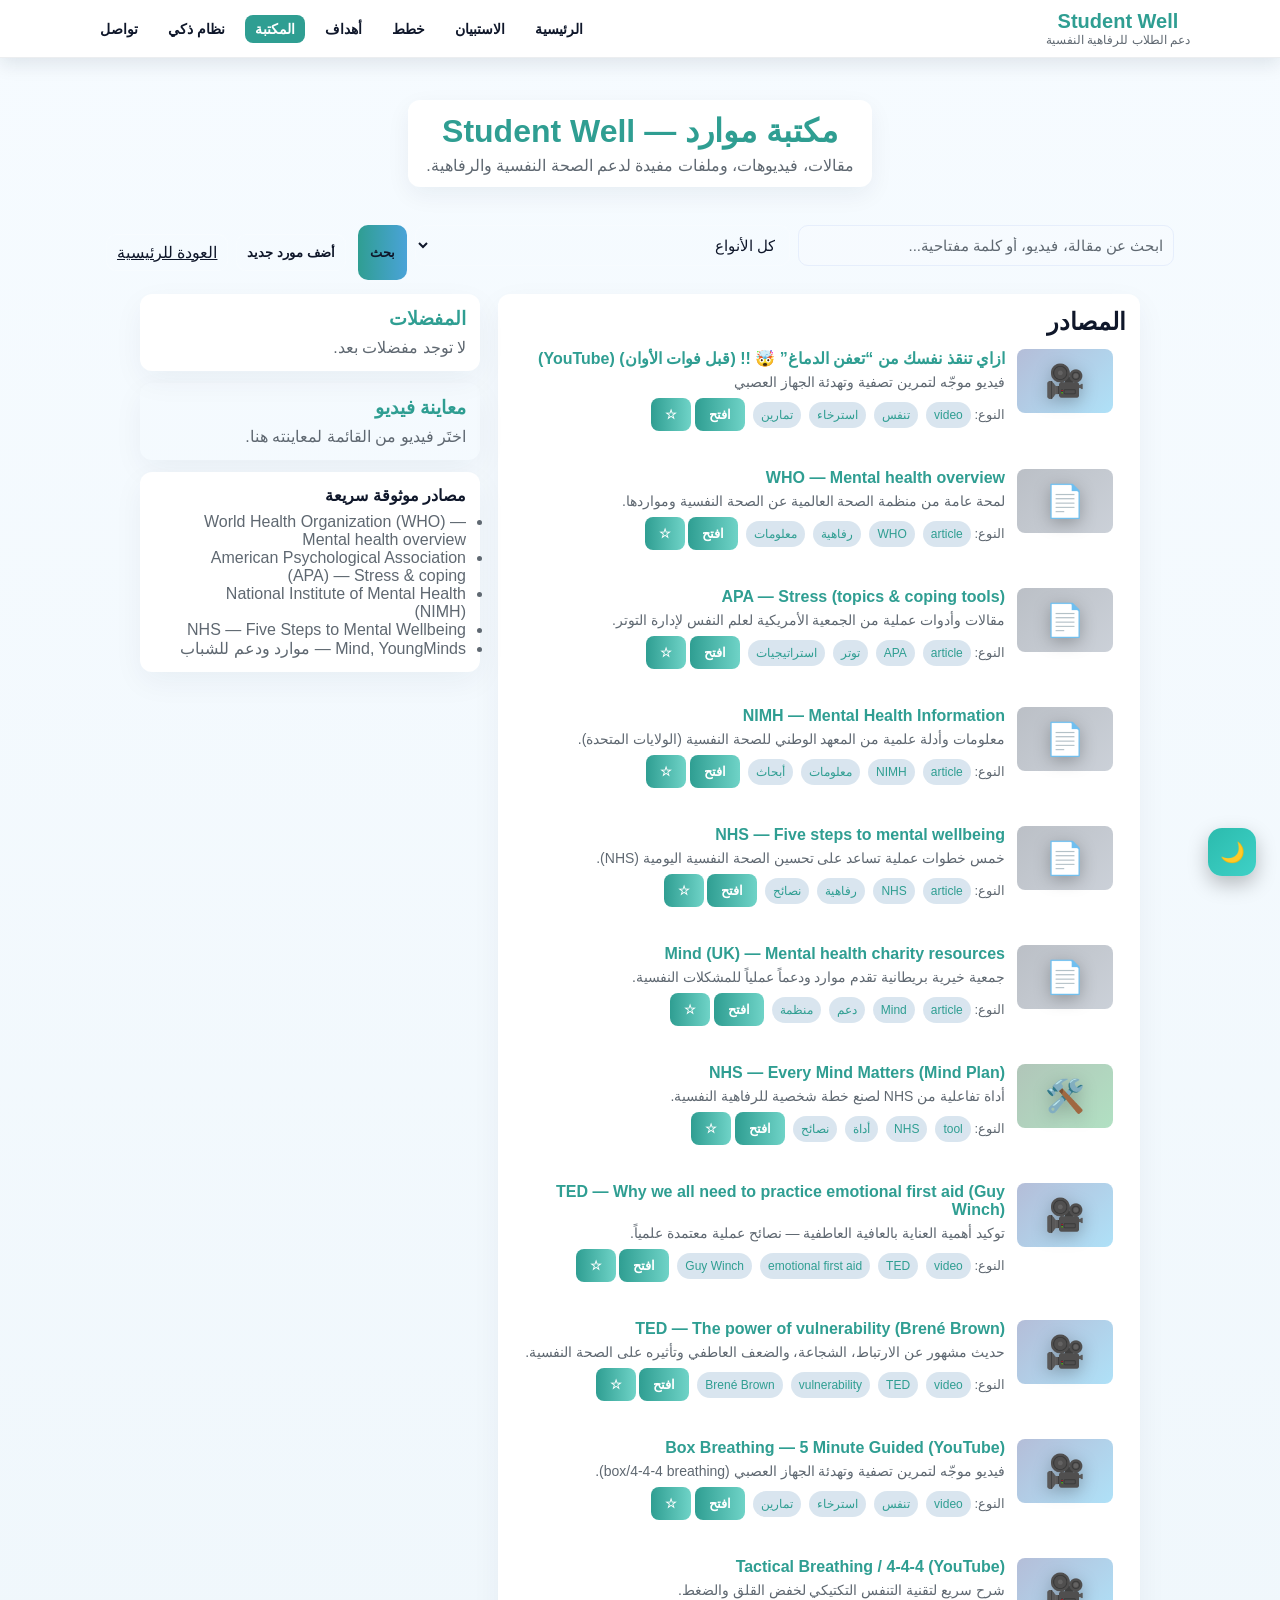
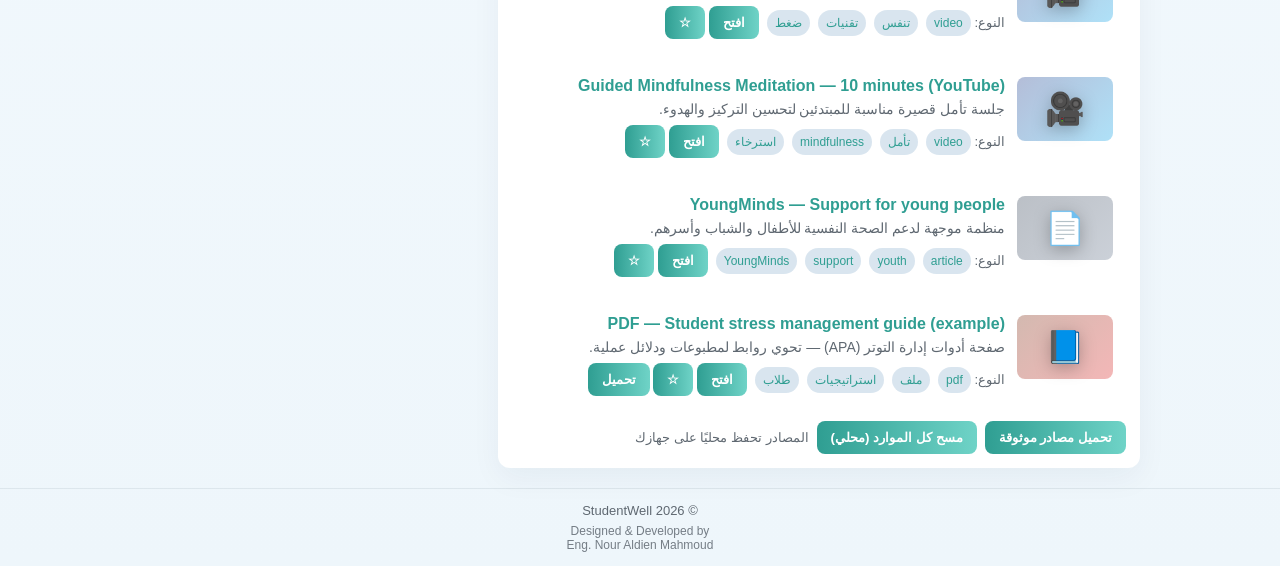
<file: library.html>
<!doctype html>
<html lang="ar" dir="rtl">
<head>
<!-- Google tag (gtag.js) -->
<script async src="https://www.googletagmanager.com/gtag/js?id=G-7PB5B8C26W"></script>
<script>
  window.dataLayer = window.dataLayer || [];
  function gtag(){dataLayer.push(arguments);}
  gtag('js', new Date());

  gtag('config', 'G-7PB5B8C26W');
</script>
  <link rel="stylesheet" href="styles.css">
  <meta charset="utf-8" />
  <meta name="viewport" content="width=device-width,initial-scale=1" />
  <title>Student Well — مكتبة موارد (محدثة)</title>
  <style>
      *{box-sizing:border-box}
    body{margin:0;background:linear-gradient(180deg,var(--bg),#eef6fb);color:#0f172a}
    header{padding:18px;text-align:center}
    .brand{display:inline-block;background:var(--card);padding:12px 18px;border-radius:12px;box-shadow:0 8px 24px rgba(19,38,71,0.06)}
    .brand h1{margin:0;color:var(--accent)}
    .lead{color:var(--muted);margin-top:6px}

    .container{max-width:1100px;margin:20px auto;padding:0 16px}
    .controls{display:flex;gap:12px;flex-wrap:wrap;align-items:center;margin:12px 0}
    .search{flex:1;display:flex;gap:8px}
    input[type=text], select, textarea {padding:10px;border-radius:10px;border:1px solid #e6eefc;font-size:15px}
    button{padding:9px 12px;border-radius:10px;border:0;background:linear-gradient(90deg,var(--accent),var(--accent-2));color:white;cursor:pointer;font-weight:700}
    .btn-ghost{background:transparent;border:1px solid rgba(47,111,168,0.12);color:var(--accent);padding:8px 10px;border-radius:10px}

    .grid{display:grid;grid-template-columns:1fr 340px;gap:18px}
    .card{background:var(--card);border-radius:12px;padding:14px;box-shadow:0 10px 30px rgba(19,38,71,0.05)}
    .resources-list{display:grid;gap:12px}
    .res-item{display:flex;gap:12px;align-items:flex-start;padding:12px;border-radius:10px;border:1px solid #f0f6fb}
    .res-thumb{width:96px;height:64px;border-radius:8px;object-fit:cover;background:#eaf5ff;flex-shrink:0;display:flex;align-items:center;justify-content:center;color:var(--accent);font-weight:800}
    .res-body{flex:1}
    .res-title{font-weight:800;color:var(--accent);margin:0 0 6px}
    .res-desc{margin:0;color:var(--muted);font-size:14px}
    .res-meta{margin-top:8px;font-size:13px;color:var(--muted);display:flex;gap:8px;flex-wrap:wrap;align-items:center}
    .tag{display:inline-block;background:#f1f8ff;color:var(--accent);padding:6px 8px;border-radius:999px;font-size:12px}

    .sidebar-section{margin-bottom:12px}
    .fav-list{max-height:300px;overflow:auto}
    .fav-item{padding:8px;border-radius:8px;border:1px solid #f0f6fb;margin-bottom:8px;display:flex;justify-content:space-between;align-items:center}

    .video-preview iframe{width:100%;height:220px;border-radius:8px;border:0}

    @media (max-width:900px){ .grid{grid-template-columns:1fr} .video-preview iframe{height:180px} }
/* ===============================
   Resources Page – Dark Fix
================================ */

/* cards */
.card,
.res-item,
.fav-item{
  background: var(--card);
  color: var(--text);
  border-color: rgba(255,255,255,0.08);
}

/* resource items */
.res-item{
  background: rgba(255,255,255,0.03);
}

.res-desc,
.res-meta{
  color: var(--muted);
}

/* tags */
.tag{
  background: rgba(47,111,168,0.18);
  color: var(--accent);
}

/* thumbnails */
.res-thumb{
  background: rgba(74,163,216,0.18);
  color: var(--accent);
}

/* sidebar */
.fav-list{
  background: rgba(255,255,255,0.03);
}

.video-preview{
  background: rgba(255,255,255,0.03);
}

/* buttons */
button,
.btn-ghost{
  color: var(--text);
}

.btn-ghost{
  border-color: rgba(255,255,255,0.18);
}

.btn-ghost:hover{
  background: rgba(47,111,168,0.15);
}

/* inputs */
input,
select,
textarea{
  background: rgba(255,255,255,0.06);
  color: var(--text);
  border-color: rgba(255,255,255,0.15);
}

input::placeholder,
textarea::placeholder{
  color: var(--muted);
}
/* Resource thumbnail placeholder */
.res-thumb{
  display:flex;
  align-items:center;
  justify-content:center;
  font-size:32px;
  font-weight:700;
  background: linear-gradient(
    135deg,
    rgba(74,163,216,0.25),
    rgba(47,111,168,0.25)
  );
  color: var(--accent);
}

/* type-based subtle variation */
.res-thumb.video { background: linear-gradient(135deg,#1e3a8a55,#0ea5e955); }
.res-thumb.article { background: linear-gradient(135deg,#33415555,#64748b55); }
.res-thumb.pdf { background: linear-gradient(135deg,#7c2d1255,#dc262655); }
.res-thumb.tool { background: linear-gradient(135deg,#14532d55,#16a34a55); }

.res-thumb img{
  width:100%;
  height:100%;
  object-fit:cover;
  border-radius:8px;
}

.thumb-icon{
  filter: drop-shadow(0 4px 8px rgba(0,0,0,.25));
}

  </style>
</head>
<body>
<main id="main" class="page">
  <header>
    <div class="brand">
      <h1>مكتبة موارد — Student Well</h1>
      <div class="lead">مقالات، فيديوهات، وملفات مفيدة لدعم الصحة النفسية والرفاهية.</div>
    </div>
  </header>

  <main class="container">
    <div class="controls">
      <div class="search">
        <input id="searchInput" type="text" placeholder="ابحث عن مقالة، فيديو، أو كلمة مفتاحية..." aria-label="بحث">
        <select id="filterType" aria-label="نوع المورد">
          <option value="all">كل الأنواع</option>
          <option value="article">مقال</option>
          <option value="video">فيديو</option>
          <option value="pdf">ملف PDF</option>
          <option value="tool">أداة</option>
        </select>
        <button id="searchBtn">بحث</button>
      </div>

      <div style="margin-left:auto;display:flex;gap:8px">
        <button id="showAdd" class="btn-ghost">أضف مورد جديد</button>
        <a href="index.html" class="btn-ghost">العودة للرئيسية</a>
      </div>
    </div>

    <div class="grid">
      <!-- Main column: resources -->
      <section>
        <div class="card">
          <h2 style="margin-top:0">المصادر</h2>
          <div id="resources" class="resources-list" aria-live="polite">
            <!-- موارد ستظهر هنا برمجياً -->
          </div>

          <div style="margin-top:12px;display:flex;gap:8px;align-items:center">
            <button id="loadDefaults" class="btn-ghost">تحميل مصادر موثوقة</button>
            <button id="clearAll" class="btn-ghost">مسح كل الموارد (محلي)</button>
            <div style="margin-left:auto;color:var(--muted);font-size:13px">المصادر تحفظ محليًا على جهازك</div>
          </div>
        </div>

        <!-- Add new resource form (hidden by default) -->
        <div id="addFormWrap" class="card" style="margin-top:12px;display:none">
          <h3>أضف مورد جديد</h3>
          <div style="display:grid;gap:8px">
            <input id="title" placeholder="عنوان المورد (مثال: نصائح للنوم)" />
            <input id="url" placeholder="رابط المورد أو رابط الملف (مثال: رابط يوتيوب أو pdf)" />
            <select id="type">
              <option value="article">مقال</option>
              <option value="video">فيديو</option>
              <option value="pdf">pdf</option>
              <option value="tool">أداة</option>
            </select>
           <label>صورة مصغرة (اختياري)</label>
<input id="thumbFile" type="file" accept="image/*">

            <input id="tags" placeholder="كلمات مفتاحية مفصولة بفاصلة (مثال: نوم,قلق,تركيز)" />
            <textarea id="desc" rows="3" placeholder="وصف قصير"></textarea>
            <div style="display:flex;gap:8px">
              <button id="addResourceBtn">إضافة المورد</button>
              <button id="cancelAdd" class="btn-ghost">إلغاء</button>
            </div>
          </div>
        </div>
      </section>

      <!-- Sidebar: favorites + video preview -->
      <aside>
        <div class="card sidebar-section">
          <h3 style="margin:0 0 8px">المفضلات</h3>
          <div id="favList" class="fav-list">
            <!-- عناصر المفضلات -->
          </div>
        </div>

        <div class="card sidebar-section video-preview" id="videoPreview">
          <h3 style="margin:0 0 8px">معاينة فيديو</h3>
          <div id="videoArea" style="color:var(--muted)">اختَر فيديو من القائمة لمعاينته هنا.</div>
        </div>

        <div class="card sidebar-section">
          <h4 style="margin:0 0 8px">مصادر موثوقة سريعة</h4>
          <ul style="padding-left:16px;color:var(--muted);margin:0">
            <li>World Health Organization (WHO) — Mental health overview</li>
            <li>American Psychological Association (APA) — Stress & coping</li>
            <li>National Institute of Mental Health (NIMH)</li>
            <li>NHS — Five Steps to Mental Wellbeing</li>
            <li>Mind, YoungMinds — موارد ودعم للشباب</li>
          </ul>
        </div>
      </aside>
    </div>
  </main>

  <script>
    // موارد موثوقة مملوءة بروابط حقيقية
    const DEFAULT_RESOURCES = [
      // Authoritative org pages
       {
        id: 'r_box_breathing',
        title: 'ازاي تنقذ نفسك من “تعفن الدماغ” 🤯 !! (قبل فوات الأوان) (YouTube)',
        url: 'https://www.youtube.com/watch?v=4VGEH51xtew',
        type: 'video',
        thumb: '',
        tags: ['تنفس','استرخاء','تمارين'],
        desc: 'فيديو موجّه لتمرين تصفية وتهدئة الجهاز العصبي '
      },

      {
        id: 'r_who_mental',
        title: 'WHO — Mental health overview',
        url: 'https://www.who.int/health-topics/mental-health',
        type: 'article',
        thumb: '',
        tags: ['WHO','رفاهية','معلومات'],
        desc: 'لمحة عامة من منظمة الصحة العالمية عن الصحة النفسية ومواردها.'
      },
      {
        id: 'r_apa_stress',
        title: 'APA — Stress (topics & coping tools)',
        url: 'https://www.apa.org/topics/stress',
        type: 'article',
        thumb: '',
        tags: ['APA','توتر','استراتيجيات'],
        desc: 'مقالات وأدوات عملية من الجمعية الأمريكية لعلم النفس لإدارة التوتر.'
      },
      {
        id: 'r_nimh',
        title: 'NIMH — Mental Health Information',
        url: 'https://www.nimh.nih.gov/health',
        type: 'article',
        thumb: '',
        tags: ['NIMH','معلومات','أبحاث'],
        desc: 'معلومات وأدلة علمية من المعهد الوطني للصحة النفسية (الولايات المتحدة).'
      },
      {
        id: 'r_nhs_wellbeing',
        title: 'NHS — Five steps to mental wellbeing',
        url: 'https://www.nhs.uk/mental-health/self-help/guides-tools-and-activities/five-steps-to-mental-wellbeing/',
        type: 'article',
        thumb: '',
        tags: ['NHS','رفاهية','نصائح'],
        desc: 'خمس خطوات عملية تساعد على تحسين الصحة النفسية اليومية (NHS).'
      },
      {
        id: 'r_mind',
        title: 'Mind (UK) — Mental health charity resources',
        url: 'https://www.mind.org.uk/',
        type: 'article',
        thumb: '',
        tags: ['Mind','دعم','منظمة'],
        desc: 'جمعية خيرية بريطانية تقدم موارد ودعماً عملياً للمشكلات النفسية.'
      },

      // Helpful guides / PDFs
      {
        id: 'r_nhs_every_mind',
        title: 'NHS — Every Mind Matters (Mind Plan)',
        url: 'https://www.nhs.uk/every-mind-matters/',
        type: 'tool',
        thumb: '',
        tags: ['NHS','أداة','نصائح'],
        desc: 'أداة تفاعلية من NHS لصنع خطة شخصية للرفاهية النفسية.'
      },

      // TED talks (use stable ted.com links)
      {
        id: 'r_guy_winch_ted',
        title: 'TED — Why we all need to practice emotional first aid (Guy Winch)',
        url: 'https://www.ted.com/talks/guy_winch_why_we_all_need_to_practice_emotional_first_aid',
        type: 'video',
        thumb: '',
        tags: ['TED','emotional first aid','Guy Winch'],
        desc: 'توكيد أهمية العناية بالعافية العاطفية — نصائح عملية معتمدة علمياً.'
      },
      {
        id: 'r_brene_vulnerability',
        title: 'TED — The power of vulnerability (Brené Brown)',
        url: 'https://www.ted.com/talks/brene_brown_the_power_of_vulnerability',
        type: 'video',
        thumb: '',
        tags: ['TED','vulnerability','Brené Brown'],
        desc: 'حديث مشهور عن الارتباط، الشجاعة، والضعف العاطفي وتأثيره على الصحة النفسية.'
      },

      // YouTube guided practices (embed links)
      {
        id: 'r_box_breathing',
        title: 'Box Breathing — 5 Minute Guided (YouTube)',
        url: 'https://www.youtube.com/embed/aPYmZOhJF5Q',
        type: 'video',
        thumb: '',
        tags: ['تنفس','استرخاء','تمارين'],
        desc: 'فيديو موجّه لتمرين تصفية وتهدئة الجهاز العصبي (box/4-4-4 breathing).'
      },
      {
        id: 'r_tactical_breathing',
        title: 'Tactical Breathing / 4-4-4 (YouTube)',
        url: 'https://www.youtube.com/embed/GViVk4RVJYE',
        type: 'video',
        thumb: '',
        tags: ['تنفس','تقنيات','ضغط'],
        desc: 'شرح سريع لتقنية التنفس التكتيكي لخفض القلق والضغط.'
      },
      {
        id: 'r_mindful_meditation',
        title: 'Guided Mindfulness Meditation — 10 minutes (YouTube)',
        url: 'https://www.youtube.com/embed/6p_yaNFSYao',
        type: 'video',
        thumb: '',
        tags: ['تأمل','mindfulness','استرخاء'],
        desc: 'جلسة تأمل قصيرة مناسبة للمبتدئين لتحسين التركيز والهدوء.'
      },

      // Youth / student-focused
      {
        id: 'r_youngminds',
        title: 'YoungMinds — Support for young people',
        url: 'https://www.youngminds.org.uk/',
        type: 'article',
        thumb: '',
        tags: ['youth','support','YoungMinds'],
        desc: 'منظمة موجهة لدعم الصحة النفسية للأطفال والشباب وأسرهم.'
      },

      // Extra practical PDFs/tools (examples)
      {
        id: 'r_stress_guide_pdf',
        title: 'PDF — Student stress management guide (example)',
        url: 'https://www.apa.org/topics/stress/manage-stress-tools', // APA tools page (not pdf) — user can download resources from هنا
        type: 'pdf',
        thumb: '',
        tags: ['ملف','استراتيجيات','طلاب'],
        desc: 'صفحة أدوات إدارة التوتر (APA) — تحوي روابط لمطبوعات ودلائل عملية.'
      }
    ];

    // مفاتيح التخزين المحلي
    const KEY = 'studentwell_resources_v1';
    const FAV_KEY = 'studentwell_resources_favs_v1';

    // عناصر DOM
    const resourcesEl = document.getElementById('resources');
    const favListEl = document.getElementById('favList');
    const loadDefaultsBtn = document.getElementById('loadDefaults');
    const clearAllBtn = document.getElementById('clearAll');
    const searchInput = document.getElementById('searchInput');
    const filterType = document.getElementById('filterType');
    const searchBtn = document.getElementById('searchBtn');
    const showAddBtn = document.getElementById('showAdd');
    const addFormWrap = document.getElementById('addFormWrap');
    const addResourceBtn = document.getElementById('addResourceBtn');
    const cancelAdd = document.getElementById('cancelAdd');

    // Helper: get stored resources
    function loadResources(){
      try { return JSON.parse(localStorage.getItem(KEY) || '[]'); }
      catch(e){ return []; }
    }
    function saveResources(arr){ localStorage.setItem(KEY, JSON.stringify(arr)); }

    function loadFavs(){ try { return JSON.parse(localStorage.getItem(FAV_KEY) || '[]'); } catch(e){ return []; } }
    function saveFavs(arr){ localStorage.setItem(FAV_KEY, JSON.stringify(arr)); }

    function getIcon(type){
      switch(type){
        case "video": return "🎥";
        case "article": return "📄";
        case "pdf": return "📘";
        case "tool": return "🛠️";
        default: return "📌";
      }
    }

    // Render resources list
    function renderResources(list){
      resourcesEl.innerHTML = '';
      if(list.length === 0) { resourcesEl.innerHTML = '<div style="color:var(--muted)">لا توجد موارد مطابقة.</div>'; return; }
      list.forEach(r => {
        const div = document.createElement('div');
        div.className = 'res-item';
        div.innerHTML = `
         <div class="res-thumb ${r.type}">
  ${r.thumb 
    ? `<img src="${r.thumb}" alt="">`
    : `<span class="thumb-icon">${getIcon(r.type)}</span>`
  }
</div>

          <div class="res-body">
            <div class="res-title">${escapeHtml(r.title)}</div>
            <div class="res-desc">${escapeHtml(r.desc || '')}</div>
            <div class="res-meta">
              <div>النوع: <span class="tag">${r.type}</span></div>
              ${r.tags && r.tags.length ? r.tags.map(t=>`<div class="tag">${escapeHtml(t.trim())}</div>`).join('') : ''}
              <div style="margin-left:auto">
                <button class="btn-ghost" data-action="open" data-id="${r.id}">افتح</button>
                <button class="btn-ghost" data-action="fav" data-id="${r.id}">☆</button>
                ${r.type === 'pdf' ? `<a class="btn-ghost" href="${r.url}" target="_blank" download>تحميل</a>` : ''}
              </div>
            </div>
          </div>
        `;
        // attach handlers
        div.querySelectorAll('button[data-action]').forEach(b=>{
          b.addEventListener('click', ()=> {
            const action = b.getAttribute('data-action');
            const id = b.getAttribute('data-id');
            const item = getResourceById(id);
            if(action === 'open') openResource(item);
            if(action === 'fav') toggleFav(item);
          });
        });
        resourcesEl.appendChild(div);
      });
    }

    function getResourceById(id){
      return loadResources().find(r=>r.id === id) || DEFAULT_RESOURCES.find(r=>r.id === id);
    }

    // Open / preview a resource
    function openResource(r){
      if(!r) return;
      if(r.type === 'video'){
        const videoArea = document.getElementById('videoArea');
        // if embed link (youtube embed) use iframe; if not, open new tab
        if(r.url.includes('youtube.com/embed') || r.url.includes('player.vimeo') || r.url.includes('youtube-nocookie')){
          videoArea.innerHTML = `<iframe src="${r.url}" title="${escapeHtml(r.title)}" frameborder="0" allow="accelerometer; autoplay; clipboard-write; encrypted-media; gyroscope; picture-in-picture" allowfullscreen></iframe>`;
          window.scrollTo({top:0,behavior:'smooth'});
        } else {
          window.open(r.url, '_blank');
        }
      } else if(r.type === 'pdf' || r.type === 'article' || r.type === 'tool'){
        window.open(r.url, '_blank');
      }
    }

    // Favorites
    function renderFavs(){
      const favs = loadFavs();
      favListEl.innerHTML = '';
      if(favs.length === 0) { favListEl.innerHTML = '<div style="color:var(--muted)">لا توجد مفضلات بعد.</div>'; return; }
      favs.forEach(id=>{
        const r = getResourceById(id);
        if(!r) return;
        const div = document.createElement('div');
        div.className = 'fav-item';
        div.innerHTML = `<div style="font-weight:700;color:var(--accent)">${escapeHtml(r.title)}</div><div><button class="btn-ghost" data-action="open" data-id="${r.id}">افتح</button> <button class="btn-ghost" data-action="remove" data-id="${r.id}">إزالة</button></div>`;
        div.querySelector('[data-action="open"]').addEventListener('click', ()=> openResource(r));
        div.querySelector('[data-action="remove"]').addEventListener('click', ()=>{
          const newFavs = loadFavs().filter(x=>x!==r.id);
          saveFavs(newFavs);
          renderFavs();
        });
        favListEl.appendChild(div);
      });
    }

    function toggleFav(r){
      const favs = loadFavs();
      if(favs.includes(r.id)){
        const newFavs = favs.filter(x=>x !== r.id);
        saveFavs(newFavs);
      } else {
        favs.push(r.id);
        saveFavs(favs);
      }
      renderFavs();
    }

    // Utilities: escape HTML
    function escapeHtml(s){ if(!s) return ''; return String(s).replace(/[&<>"']/g, c=>({ '&':'&amp;','<':'&lt;','>':'&gt;','"':'&quot;',"'":'&#39;' })[c]); }

    // Search / filter
    function searchResources(){
      const q = (searchInput.value || '').trim().toLowerCase();
      const type = filterType.value;
      let list = loadResources();
      // include defaults (merge) if empty
      if(list.length === 0) list = DEFAULT_RESOURCES.slice();
      if(type && type !== 'all') list = list.filter(r=> r.type === type);
      if(q) {
        list = list.filter(r => (r.title + ' ' + (r.desc||'') + ' ' + (r.tags||[]).join(' ')).toLowerCase().includes(q));
      }
      renderResources(list);
    }

    // Load default resources (merge with existing, avoid duplicates)
    loadDefaultsBtn.addEventListener('click', ()=>{
      const current = loadResources();
      const merged = current.slice();
      DEFAULT_RESOURCES.forEach(d=>{
        if(!merged.find(c=>c.id === d.id)) merged.push(d);
      });
      saveResources(merged);
      renderResources(merged);
      renderFavs();
    });

    // Clear all resources
    clearAllBtn.addEventListener('click', ()=>{
      if(!confirm('مسح كل الموارد من التخزين المحلي؟')) return;
      localStorage.removeItem(KEY);
      renderResources([]);
      renderFavs();
    });

    // Show add form
    showAddBtn.addEventListener('click', ()=> {
      addFormWrap.style.display = addFormWrap.style.display === 'none' ? 'block' : 'none';
    });
    cancelAdd.addEventListener('click', ()=> { addFormWrap.style.display = 'none'; });

    // Add new resource
    addResourceBtn.addEventListener('click', ()=>{
      const t = document.getElementById('title').value.trim();
      const url = document.getElementById('url').value.trim();
      const type = document.getElementById('type').value;
      const thumb = document.getElementById('thumb').value.trim();
      const tags = (document.getElementById('tags').value || '').split(',').map(x=>x.trim()).filter(Boolean);
      const desc = document.getElementById('desc').value.trim();
      if(!t || !url) return alert('ادخل على الأقل عنوان ورابط للمورد.');
      const arr = loadResources();
      const obj = { id: 'r_' + Date.now().toString(36), title: t, url, type, thumb, tags, desc };
      arr.push(obj);
      saveResources(arr);
      renderResources(arr);
      document.getElementById('title').value = '';
      document.getElementById('url').value = '';
      document.getElementById('thumb').value = '';
      document.getElementById('tags').value = '';
      document.getElementById('desc').value = '';
      addFormWrap.style.display = 'none';
      alert('تمت إضافة المورد.');
    });

    // Open logic for resource (directed by button)
    searchBtn.addEventListener('click', searchResources);
    searchInput.addEventListener('keydown', e=> { if(e.key === 'Enter') searchResources(); });

    // Initial load: if no saved resources show defaults preview (but don't override)
    (function init(){
      const data = loadResources();
      if(data.length === 0) {
        renderResources(DEFAULT_RESOURCES);
      } else {
        renderResources(data);
      }
      renderFavs();
    })();
  </script>

<script src="site-nav.js"></script>
<script src="nav-scroll.js"></script>
</body>
</html>
</file>
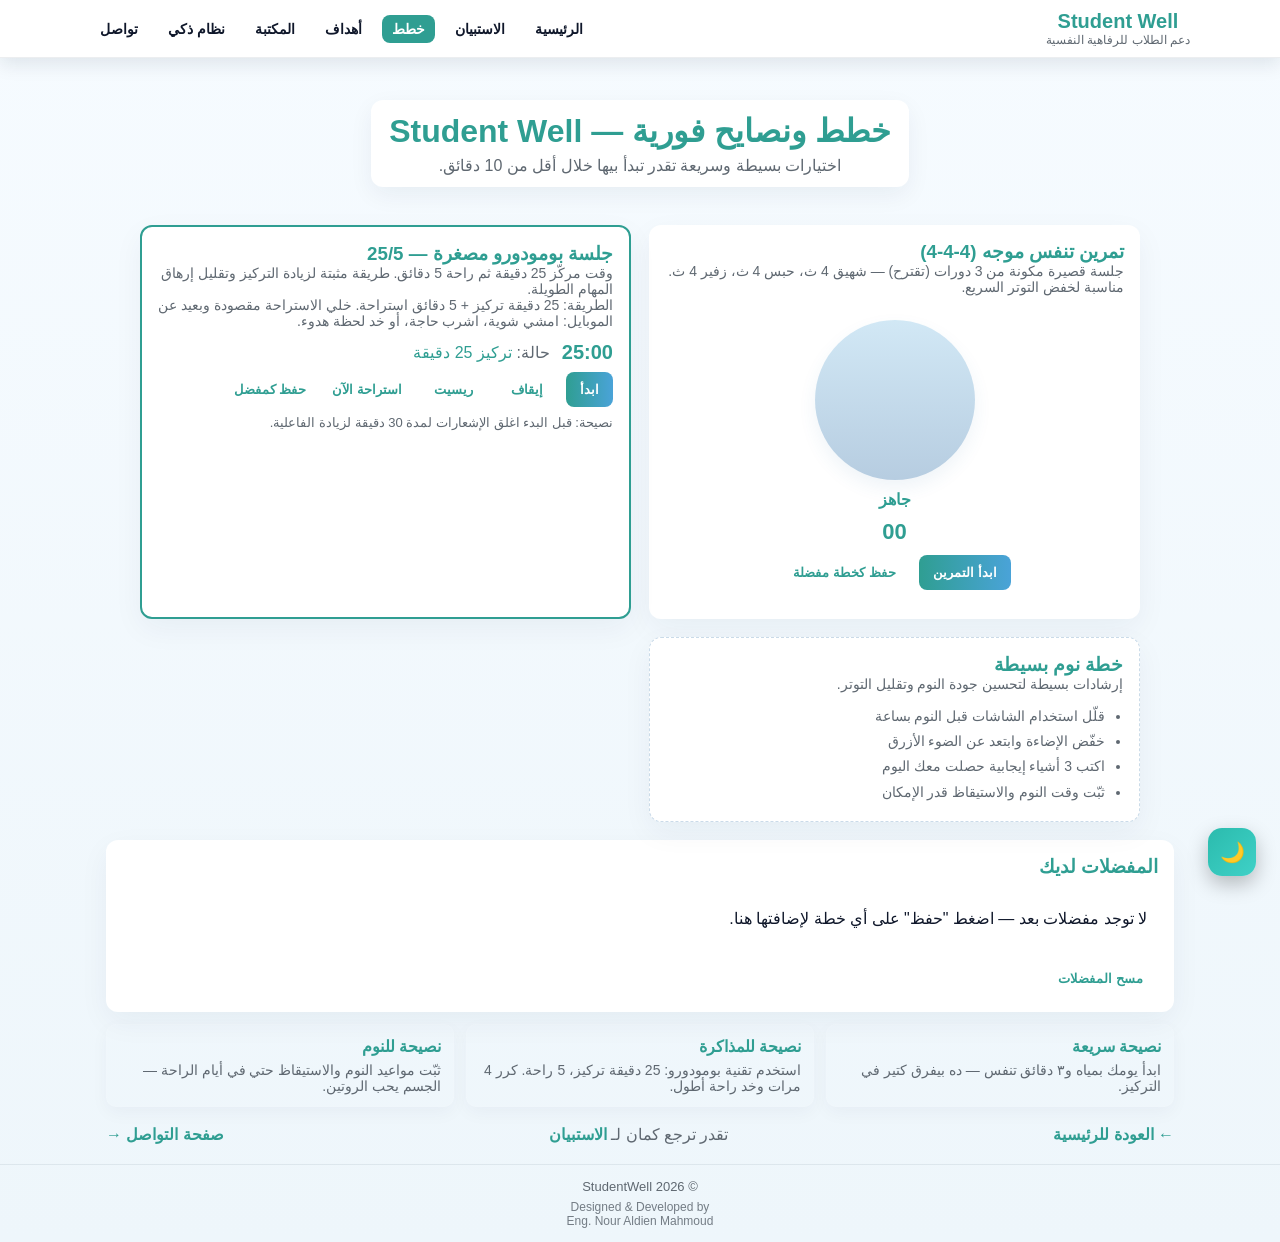
<file: plans.html>
<!doctype html>
<html lang="ar" dir="rtl">
<head>
<!-- Google tag (gtag.js) -->
<script async src="https://www.googletagmanager.com/gtag/js?id=G-7PB5B8C26W"></script>
<script>
  window.dataLayer = window.dataLayer || [];
  function gtag(){dataLayer.push(arguments);}
  gtag('js', new Date());

  gtag('config', 'G-7PB5B8C26W');
</script>
  <link rel="stylesheet" href="styles.css">
  <meta charset="utf-8" />
  <meta name="viewport" content="width=device-width,initial-scale=1" />
  <title>Student Well — خطط ونصايح فورية وبسيطة</title>
  <style>
       *{box-sizing:border-box}
    body{margin:0;background:linear-gradient(180deg,var(--bg),#eef6fb);color:#0f172a}
    header{padding:18px;text-align:center}
    .brand{display:inline-block;background:var(--card);padding:12px 18px;border-radius:12px;box-shadow:0 8px 24px rgba(19,38,71,0.06)}
    .brand h1{margin:0;color:var(--accent)}
    .lead{color:var(--muted);margin-top:6px}

    .container{max-width:1100px;margin:20px auto;padding:0 16px}
    .grid{display:grid;grid-template-columns:repeat(2,1fr);gap:18px}
    .card{background:var(--card);padding:16px;border-radius:12px;box-shadow:0 10px 30px rgba(19,38,71,0.05);display:flex;flex-direction:column;gap:12px}
    .card h3{margin:0;color:var(--accent)}
    .card p{margin:0;color:var(--muted);font-size:14px}

    .actions{display:flex;gap:8px;flex-wrap:wrap}
    .btn{padding:8px 12px;border-radius:10px;border:0;cursor:pointer;font-weight:600}
    .btn.primary{background:linear-gradient(90deg,var(--accent),var(--accent-2));color:white}
    .btn.ghost{background:transparent;border:1px solid rgba(47,111,168,0.12);color:var(--accent)}
    .btn.small{padding:6px 8px;font-size:13px}

    /* breathing widget */
    .breath-widget{display:flex;flex-direction:column;align-items:center;gap:10px;padding:12px;border-radius:10px;background:linear-gradient(180deg,#fff,#f7fbff);text-align:center}
    .circle{width:160px;height:160px;border-radius:50%;display:flex;align-items:center;justify-content:center;background:linear-gradient(180deg,#e6f2ff,#d7eefc);transition:transform 1s ease;box-shadow:0 8px 18px rgba(47,111,168,0.08)}
    .breath-text{font-weight:700;color:var(--accent)}
    .timer{font-size:22px;font-weight:800;color:var(--accent)}

    /* tips list */
    .tips{margin-top:18px;display:grid;grid-template-columns:repeat(3,1fr);gap:12px}
    .tip{background:linear-gradient(180deg,#fff,#fcfeff);padding:12px;border-radius:10px;box-shadow:0 6px 18px rgba(19,38,71,0.04)}
    .tip h4{margin:0 0 6px;color:var(--accent)}
    .tip p{margin:0;color:var(--muted);font-size:14px}

    /* favorites */
    .fav-list{margin-top:8px;padding:10px;border-radius:8px;background:#fff;min-height:40px}

    /* footer nav */
    .nav-row{display:flex;justify-content:space-between;align-items:center;margin-top:16px;gap:12px}
    .nav-row a{color:var(--accent);text-decoration:none;font-weight:600}

    @media (max-width:900px){
      .grid{grid-template-columns:1fr}
      .tips{grid-template-columns:1fr}
    }
/* =====================
   Plans Page – Fixes
===================== */

.card{
  background: var(--card);
  color: var(--text);
}

/* text */
.card p,
.tip p,
.lead{
  color: var(--muted);
}

/* breathing widget */
.breath-widget{
  background: rgba(255,255,255,0.04);
  border: 1px solid rgba(255,255,255,0.06);
}

.circle{
  background: linear-gradient(180deg, rgba(74,163,216,0.25), rgba(47,111,168,0.35));
}

/* pomodoro + timers */
#pomoClock,
.timer{
  color: var(--accent);
}

/* tips */
.tip{
  background: rgba(255,255,255,0.04);
  border: 1px solid rgba(255,255,255,0.06);
}

.tip h4{
  color: var(--accent);
}

/* favorites */
.fav-list{
  background: rgba(255,255,255,0.04);
  color: var(--text);
  border: 1px solid rgba(255,255,255,0.06);
}

/* buttons */
.btn{
  color: var(--text);
}

.btn.primary{
  color:#fff;
}

.btn.ghost{
  border-color: rgba(255,255,255,0.15);
  color: var(--accent);
}

.btn.ghost:hover{
  background: rgba(47,111,168,0.12);
}

/* nav row */
.nav-row a{
  color: var(--accent);
}

.nav-row a:hover{
  text-decoration: underline;
}

  </style>
</head>
<body>
<main id="main" class="page">
  <header>
    <div class="brand" role="banner">
      <h1>خطط ونصايح فورية — Student Well</h1>
      <div class="lead">اختيارات بسيطة وسريعة تقدر تبدأ بيها خلال أقل من 10 دقائق.</div>
    </div>
  </header>

  <main class="container" role="main">
    <section aria-labelledby="plansTitle">
      <h2 id="plansTitle" style="display:none">خطط ونصايح فورية</h2>

      <div class="grid">
        <!-- Breathing exercise card -->
        <article class="card" id="card-breath">
          <div>
            <h3>تمرين تنفس موجه (4-4-4)</h3>
            <p>جلسة قصيرة مكونة من 3 دورات (تقترح) — شهيق 4 ث، حبس 4 ث، زفير 4 ث. مناسبة لخفض التوتر السريع.</p>
          </div>

          <div class="breath-widget" aria-live="polite">
            <div class="circle" id="breathCircle" aria-hidden></div>
            <div class="breath-text" id="breathPhase">جاهز</div>
            <div class="timer" id="breathCounter">00</div>

            <div class="actions">
              <button class="btn primary" id="startBreath">ابدأ التمرين</button>
              <button class="btn ghost" id="saveBreath">حفظ كخطة مفضلة</button>
            </div>
          </div>
        </article>

        <!-- Pomodoro short card -->
        <article class="card" id="card-pomo">
          <div>
            <h3>جلسة بومودورو مصغرة — 25/5</h3>
            <p>وقت مركّز 25 دقيقة ثم راحة 5 دقائق. طريقة مثبتة لزيادة التركيز وتقليل إرهاق المهام الطويلة.</p>
            <p style="font-size:14px;color:var(--muted)">الطريقة: 25 دقيقة تركيز + 5 دقائق استراحة. خلي الاستراحة مقصودة وبعيد عن الموبايل: امشي شوية، اشرب حاجة، أو خد لحظة هدوء.</p>
          </div>

          <div style="display:flex;flex-direction:column;gap:8px">
            <div style="display:flex;align-items:center;gap:12px">
              <div style="font-weight:800;font-size:20px" id="pomoClock">25:00</div>
              <div style="color:var(--muted)">حالة: <span id="pomoState">مستعد</span></div>
            </div>
            <div class="actions">
  <button class="btn primary" id="startPomo">ابدأ</button>
  <button class="btn ghost" id="stopPomo">إيقاف</button>
  <button class="btn ghost" id="resetPomo">ريسيت</button>
  <button class="btn ghost small" id="breakNow">استراحة الآن</button>
  <button class="btn small ghost" id="savePomo">حفظ كمفضل</button>
  <button class="btn small ghost" id="cancelBreak" style="display:none">إلغاء الاستراحة</button>
</div>

            <div style="font-size:13px;color:var(--muted)">نصيحة: قبل البدء اغلق الإشعارات لمدة 30 دقيقة لزيادة الفاعلية.</div>
          </div>
        </article>

        <!-- Sleep hygiene card -->
        <article class="card" id="card-sleep">
          <div>
            <h3>خطة نوم بسيطة</h3>
          <p>إرشادات بسيطة لتحسين جودة النوم وتقليل التوتر.</p>

          </div>

          <div style="font-size:14px;line-height:1.8;color:var(--muted)">
  <ul style="padding-right:18px;margin:0">
    <li>قلّل استخدام الشاشات قبل النوم بساعة</li>
    <li>خفّض الإضاءة وابتعد عن الضوء الأزرق</li>
    <li>اكتب 3 أشياء إيجابية حصلت معك اليوم</li>
    <li>ثبّت وقت النوم والاستيقاظ قدر الإمكان</li>
  </ul>
</div>

        </article>
      </div>

      <!-- Favorites & quick tips -->
      <section style="margin-top:18px">
        <div class="card">
          <h3>المفضلات لديك</h3>
          <div class="fav-list" id="favList">لا توجد مفضلات بعد — اضغط \"حفظ\" على أي خطة لإضافتها هنا.</div>
          <div style="margin-top:10px">
            <button class="btn ghost" id="clearFavs">مسح المفضلات</button>
          </div>
        </div>

        <div class="tips" style="margin-top:12px">
          <div class="tip">
            <h4>نصيحة سريعة</h4>
            <p>ابدأ يومك بمياه و٣ دقائق تنفس — ده بيفرق كتير في التركيز.</p>
          </div>
          <div class="tip">
            <h4>نصيحة للمذاكرة</h4>
            <p>استخدم تقنية بومودورو: 25 دقيقة تركيز، 5 راحة. كرر 4 مرات وخد راحة أطول.</p>
          </div>
          <div class="tip">
            <h4>نصيحة للنوم</h4>
            <p>ثبّت مواعيد النوم والاستيقاظ حتي في أيام الراحة — الجسم يحب الروتين.</p>
          </div>
        </div>
      </section>

      <div class="nav-row" style="margin-top:18px">
        <a href="index.html">← العودة للرئيسية</a>
        <div style="text-align:center;color:var(--muted)">تقدر ترجع كمان لـ <a href="survey.html">الاستبيان</a></div>
        <a href="contact.html">صفحة التواصل →</a>
      </div>
    </section>
  </main>

  <script>
    // ---- helpers ----
    const saveFavorite = (id, meta) => {
      const favs = JSON.parse(localStorage.getItem('studentwell_favs') || '[]');
      // prevent duplicates by id
      if(!favs.find(f=>f.id === id)) {
        favs.push({id, ...meta});
        localStorage.setItem('studentwell_favs', JSON.stringify(favs));
        renderFavs();
        alert('تم حفظ الخطة كمفضلة.');
      } else alert('الخطة موجودة بالفعل في المفضلات.');
    };
    const removeAllFavs = () => { localStorage.removeItem('studentwell_favs'); renderFavs(); };

    const renderFavs = () => {
      const list = document.getElementById('favList');
      const favs = JSON.parse(localStorage.getItem('studentwell_favs') || '[]');
      if(favs.length === 0) {
        list.innerHTML = 'لا توجد مفضلات بعد — اضغط "حفظ" على أي خطة لإضافتها هنا.';
        return;
      }
      list.innerHTML = favs.map(f => `<div style="display:flex;justify-content:space-between;align-items:center;padding:6px 0;border-bottom:1px solid #f0f5fb">
        <div style="font-weight:700;color:var(--accent)">${f.title}</div>
        <div style="font-size:13px;color:var(--muted)"><button class="btn small ghost" data-remove="${f.id}">إزالة</button></div>
      </div>`).join('');
      // attach remove handlers
      list.querySelectorAll('[data-remove]').forEach(b=>{
        b.addEventListener('click', ()=> {
          const id = b.getAttribute('data-remove');
          const newFavs = JSON.parse(localStorage.getItem('studentwell_favs') || '[]').filter(x=>x.id !== id);
          localStorage.setItem('studentwell_favs', JSON.stringify(newFavs));
          renderFavs();
        });
      });
    };

    document.getElementById('saveBreath').addEventListener('click', ()=> saveFavorite('breath', {title:'تمرين تنفس 4-4-4'}));
    document.getElementById('savePomo').addEventListener('click', ()=> saveFavorite('pomo', {title:'جلسة بومودورو 25/5'}));
      document.getElementById('clearFavs').addEventListener('click', ()=> {
      if(confirm('مسح كل المفضلات؟')) removeAllFavs();
    });

    // Breathing exercise logic (simple)
    (function(){
      const circle = document.getElementById('breathCircle');
      const phaseText = document.getElementById('breathPhase');
      const counter = document.getElementById('breathCounter');
      const btn = document.getElementById('startBreath');
      let running = false;
      let intervalId = null;

      btn.addEventListener('click', ()=> {
        if(running) { // stop
          stop();
          return;
        }
        start();
      });

      function start(){
        running = true;
        btn.textContent = 'إيقاف';
        // protocol: inhale 4s, hold 4s, exhale 4s — repeat 3 دورات
        let cycles = 3;
        let phase = 0; // 0 inhale,1 hold,2 exhale
        let sec = 4;
        phaseText.textContent = 'شهيق';
        counter.textContent = String(sec).padStart(2,'0');
        circle.style.transform = 'scale(1.05)';
        intervalId = setInterval(()=> {
          sec--;
          if(sec >= 0) counter.textContent = String(sec).padStart(2,'0');
          if(sec <= 0) {
            // advance phase
            phase++;
            if(phase > 2) { phase = 0; cycles--; }
            if(cycles <= 0) { stop(); return; }
            // set new phase
            sec = 4;
            if(phase === 0){ phaseText.textContent = 'شهيق'; circle.style.transform = 'scale(1.05)'; }
            else if(phase === 1){ phaseText.textContent = 'حافظ'; circle.style.transform = 'scale(1.0)'; }
            else { phaseText.textContent = 'زفير'; circle.style.transform = 'scale(0.8)'; }
            counter.textContent = String(sec).padStart(2,'0');
          }
        },1000);
      }

      function stop(){
        running = false;
        btn.textContent = 'ابدأ التمرين';
        phaseText.textContent = 'جاهز';
        counter.textContent = '00';
        circle.style.transform = 'scale(1)';
        if(intervalId) clearInterval(intervalId);
        intervalId = null;
      }
    })();

    
(function(){
  const clock = document.getElementById('pomoClock');
  const state = document.getElementById('pomoState');
  const startBtn = document.getElementById('startPomo');
  const stopBtn  = document.getElementById('stopPomo');
  const breakNowBtn   = document.getElementById('breakNow');
  const saveBtn = document.getElementById('savePomo');

  const WORK_TIME  = 25 * 60;
  const BREAK_TIME = 5 * 60;

  let total, timerId = null, running = false, mode;

  const beep = new Audio(
    '[data-uri]'
  );
  beep.volume = 0.2;

  function format(t){
    const mm = Math.floor(t / 60);
    const ss = t % 60;
    return `${String(mm).padStart(2,'0')}:${String(ss).padStart(2,'0')}`;
  }

  function updateUI(){
  const pomoCard = document.getElementById('card-pomo');

  // smooth border transition
  pomoCard.style.transition = 'border 0.3s ease';
  pomoCard.style.border =
    (mode === 'work')
      ? '2px solid var(--accent)'
      : '2px solid #22c55e';

  // timer text
  clock.textContent = format(total);
  const cb = document.getElementById('cancelBreak');
  if(cb) cb.style.display = (mode === 'break') ? '' : 'none';

  // state text + color
  if(mode === 'work'){
    state.textContent = 'تركيز 25 دقيقة';
    state.style.color = 'var(--accent)';
  } else {
    state.textContent = 'استراحة 5 دقائق';
    state.style.color = '#22c55e';
  }
}

  function saveState(){
    localStorage.setItem('pomo_state', JSON.stringify({ total, mode }));
  }

  function loadState(){
    const saved = localStorage.getItem('pomo_state');
    if(saved){
      const d = JSON.parse(saved);
      total = d.total;
      mode  = d.mode;
    } else {
      mode  = 'work';
      total = WORK_TIME;
    }
    updateUI();
  }

  function start(){
    if(running) return;
    running = true;

    timerId = setInterval(()=>{
      total--;
      updateUI();
      saveState();

      if(total <= 0){
        switchMode();
      }
    },1000);
  }

  function pause(){
    if(timerId) clearInterval(timerId);
    timerId = null;
    running = false;
    state.textContent = 'متوقف مؤقتًا';
    state.style.color = 'var(--muted)';
    saveState();
  }

  function switchMode(){
    beep.play().catch(()=>{});
    if(mode === 'work'){
      mode = 'break';
      total = BREAK_TIME;
    } else {
      mode = 'work';
      total = WORK_TIME;
    }
    updateUI();
    saveState();
  }

  function forceBreak(){
    if(timerId) clearInterval(timerId);
    timerId = null;
    mode = 'break';
    total = BREAK_TIME;
    running = false;
    updateUI();
    saveState();
    start();
  }

  function endBreak(){
    if(timerId) clearInterval(timerId);
    timerId = null;
    mode = 'work';
    total = WORK_TIME;
    running = false;
    updateUI();
    saveState();
  }

 startBtn.addEventListener('click', ()=>{
  saveBtn.disabled = true;
  start();
});

stopBtn.addEventListener('click', ()=>{
  saveBtn.disabled = false;
  pause();
});

  const resetBtn = document.getElementById('resetPomo');
  if(resetBtn) resetBtn.addEventListener('click', ()=>{
    if(timerId) clearInterval(timerId);
    timerId = null; running = false;
    mode = 'work'; total = WORK_TIME;
    saveBtn.disabled = false;
    updateUI(); saveState();
  });
  breakNowBtn.addEventListener('click', forceBreak);
  const cancelBreakBtn = document.getElementById('cancelBreak');
  if(cancelBreakBtn) cancelBreakBtn.addEventListener('click', endBreak);

  loadState();
})();
    // init render
    renderFavs();
  </script>
<script src="site-nav.js"></script>
<script src="nav-scroll.js"></script>
</body>
</html>
</file>
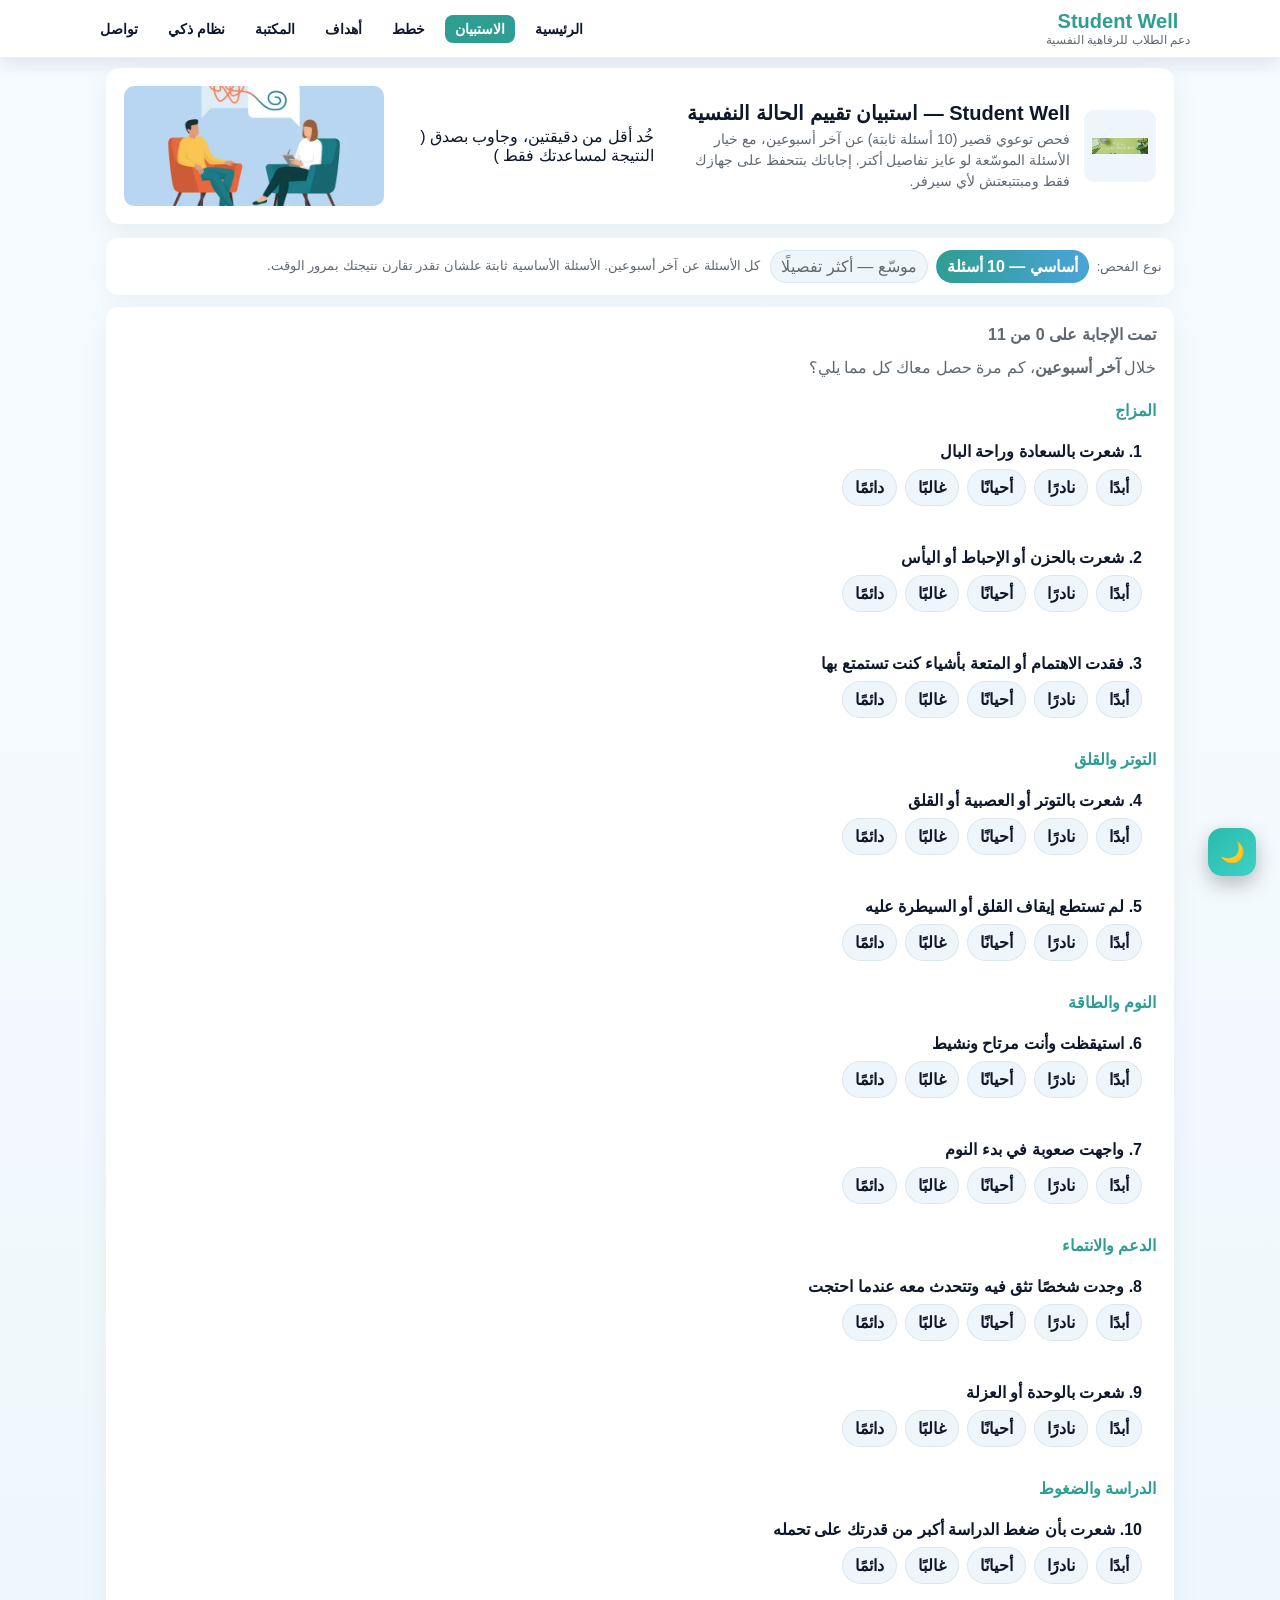
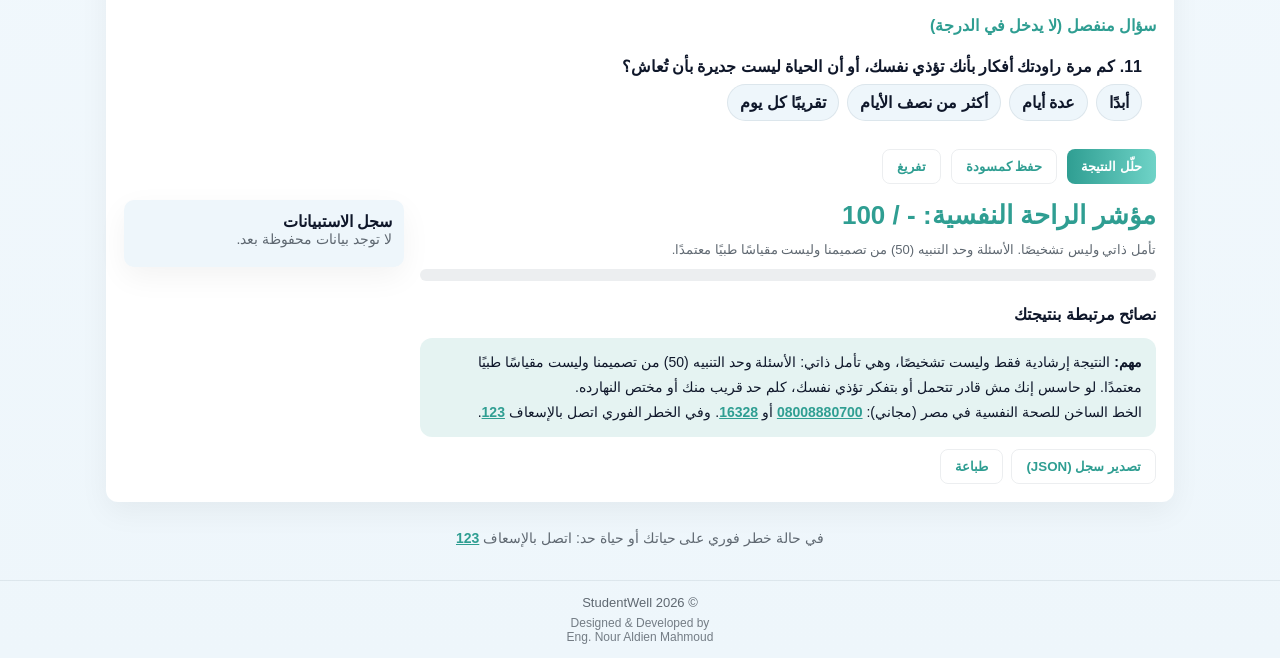
<file: survey.html>
<!doctype html>
<html lang="ar" dir="rtl">
<head>
<!-- Google tag (gtag.js) -->
<script async src="https://www.googletagmanager.com/gtag/js?id=G-7PB5B8C26W"></script>
<script>
  window.dataLayer = window.dataLayer || [];
  function gtag(){dataLayer.push(arguments);}
  gtag('js', new Date());

  gtag('config', 'G-7PB5B8C26W');
</script>
  <meta charset="utf-8" />
  <meta name="viewport" content="width=device-width,initial-scale=1" />
  <title>Student Well — استبيان تقييم الحالة النفسية</title>

  <!-- رابط ملف الستايل العام (اختياري) -->
  <link rel="stylesheet" href="styles.css">

  <style>

  *{ box-sizing:border-box }

  body{
    margin:0;
    background: linear-gradient(180deg, var(--bg), var(--bg-grad));
    color: var(--text);
    min-height:100vh;
  }

  header{
    background:transparent;
    padding:18px 12px;
    position:sticky;
    top:0;
    z-index:40;
  }

  .wrap{
    max-width:1100px;
    margin:10px auto;
    padding:0 16px;
  }

  /* ================= HERO ================= */
  .hero{
    display:flex;
    gap:18px;
    align-items:center;
    justify-content:space-between;
    background:var(--card);
    border-radius:14px;
    padding:18px;
    box-shadow:0 10px 28px rgba(0,0,0,.06);
    margin-bottom:14px;
  }

  .hero .brand{
    display:flex;
    gap:14px;
    align-items:center;
  }

  .hero img.logo{
    width:72px;
    height:72px;
    object-fit:contain;
    border-radius:10px;
    background:var(--bg-grad);
    padding:8px;
  }

  .hero .titles h1{
    margin:0;
    color:var(--text);
    font-size:20px;
  }

  .hero .titles p{
    margin:4px 0 0;
    color:var(--muted);
    font-size:14px;
    max-width:680px;
    line-height:1.5;
  }

  .hero-img{
    width:260px;
    height:120px;
    border-radius:10px;
    overflow:hidden;
    flex-shrink:0;
  }

  .hero-img img{
    width:100%;
    height:100%;
    object-fit:cover;
    display:block;
  }

  /* ================= CONTROLS ================= */
  .controls-panel{
    display:flex;
    gap:10px;
    align-items:center;
    background:var(--card);
    padding:12px;
    border-radius:12px;
    box-shadow:0 8px 20px rgba(0,0,0,.04);
    margin-bottom:12px;
  }

  .controls-panel .group{
    display:flex;
    gap:8px;
    align-items:center;
  }

  .controls-panel label{
    color:var(--muted);
    font-size:13px;
  }

  select,
  input[type=number]{
    padding:8px 10px;
    border-radius:8px;
    border:1px solid var(--border);
    background:var(--card);
    color:var(--text);
    font-size:14px;
  }

  .btn{
    background:linear-gradient(90deg,var(--accent),var(--accent-2));
    color:#fff;
    padding:8px 12px;
    border-radius:10px;
    border:0;
    cursor:pointer;
    font-weight:700;
  }

  .btn.ghost{
    background:transparent;
    color:var(--accent);
    border:1px solid var(--border);
  }

  /* ================= CARD / FORM ================= */
  .card{
    background:var(--card);
    color:var(--text);
    border-radius:12px;
    padding:18px;
    box-shadow:0 10px 30px rgba(0,0,0,.05);
  }

  .q{ margin-bottom:14px }

  .q-title{
    display:block;
    font-weight:700;
    margin-bottom:8px;
    color:var(--text);
  }

  .options{
    display:flex;
    flex-wrap:wrap;
    gap:8px;
  }

  .opt{
    background:var(--bg-grad);
    border:1px solid var(--border);
    padding:8px 12px;
    border-radius:999px;
    cursor:pointer;
    font-weight:600;
    color:var(--text);
  }

  .opt.selected{
    background:linear-gradient(90deg,var(--accent),var(--accent-2));
    color:#fff;
    border-color:transparent;
  }

  .actions{
    display:flex;
    gap:10px;
    margin-top:12px;
    flex-wrap:wrap;
  }

  .result{
    margin-top:16px;
    display:grid;
    grid-template-columns:1fr 280px;
    gap:16px;
    align-items:start;
  }

  .score{
    font-size:34px;
    font-weight:800;
    color:var(--accent);
  }

  .meter{
    height:12px;
    background:var(--border);
    border-radius:999px;
    overflow:hidden;
    margin-top:8px;
  }

  .meter > span{
    display:block;
    height:100%;
    background:linear-gradient(90deg,var(--accent),var(--accent-2));
    width:0%;
  }

  .history{
    padding:12px;
    border-radius:10px;
    background:var(--bg-grad);
    max-height:360px;
    overflow:auto;
  }

  .history li{
    margin-bottom:8px;
    font-size:14px;
    color:var(--muted);
    display:flex;
    justify-content:space-between;
    gap:8px;
  }

  .mode-pill{
    padding:6px 10px;
    border-radius:999px;
    background:var(--bg-grad);
    border:1px solid var(--border);
    cursor:pointer;
    color:var(--muted);
  }

  .mode-pill.active{
    background:linear-gradient(90deg,var(--accent),var(--accent-2));
    color:#fff;
    border-color:transparent;
    font-weight:700;
  }

  /* ================= RESPONSIVE ================= */
  @media (max-width:980px){
    .hero{
      flex-direction:column;
      align-items:flex-start;
    }
    .hero-img{
      width:100%;
      height:160px;
    }
    .controls-panel{
      flex-direction:column;
      align-items:flex-start;
    }
    .result{
      grid-template-columns:1fr;
    }
  }

  #scoreDisplay{ font-size:26px }
  .q-group{ margin:18px 0 8px; font-size:16px; color:var(--accent) }
  .q.missing{ outline:2px solid #e11d48; border-radius:10px; padding:6px }
  .safety-msg{ margin-top:14px; padding:14px 16px; border-radius:12px; background:rgba(47,111,168,0.08); border:1px solid rgba(47,158,146,0.35); line-height:1.9; font-weight:500 }
  .safety-msg a, .sw-modal-card a{ color:var(--accent); font-weight:800 }
  .sw-modal{ position:fixed; inset:0; background:rgba(15,40,60,0.45); display:flex; align-items:center; justify-content:center; padding:16px; z-index:9999 }
  .sw-modal[hidden]{ display:none }
  .sw-modal-card{ position:relative; max-width:520px; width:100%; max-height:90vh; overflow:auto; background:var(--card); color:var(--text); border-radius:18px; padding:24px 22px 20px; box-shadow:0 20px 60px rgba(0,0,0,0.25); border-top:5px solid #2f9e92; line-height:1.9 }
  .sw-modal-card h3{ margin:0 0 10px; color:var(--accent) }
  .sw-modal-card p{ margin:0 0 16px }
  .sw-modal-card > .btn{ margin-top:16px; width:100% }
  .sw-contacts{ display:flex; gap:10px; flex-wrap:wrap; margin-top:12px }
  .emergency-foot{ max-width:1000px; margin:14px auto 0; padding:10px 16px; text-align:center; color:var(--muted); font-size:14px; line-height:1.8 }
  .emergency-foot a{ color:var(--accent); font-weight:800 }
  .sw-contact{ flex:1 1 200px; display:flex; flex-direction:column; align-items:center; gap:2px; padding:10px 12px; border-radius:12px; background:rgba(47,158,146,0.12); border:1px solid rgba(47,158,146,0.4); text-decoration:none; color:var(--text); font-size:13px }
  .sw-contact b{ font-size:20px; color:var(--accent) }
  .sw-modal-x{ position:absolute; top:10px; left:12px; background:transparent; border:0; font-size:22px; cursor:pointer; color:var(--muted); box-shadow:none; padding:4px 8px }
  .alert-box{ margin-top:10px; padding:10px 14px; border-radius:10px; background:rgba(47,111,168,0.08); border:1px solid rgba(47,158,146,0.30); line-height:1.8 }
  .domain-list{ margin-top:12px; display:flex; flex-direction:column; gap:8px }
  .domain-row{ display:flex; align-items:center; gap:10px; font-size:14px }
  .domain-row span{ min-width:120px }
  .domain-bar{ flex:1; height:8px; background:rgba(47,111,168,0.15); border-radius:999px; overflow:hidden }
  .domain-bar i{ display:block; height:100%; background:linear-gradient(90deg,#2f6fa8,#2f9e92); border-radius:999px }
  .domain-bar i.low{ background:#f59e0b }
  .domain-row b{ min-width:28px; text-align:left }
</style>

</head>
<body>
 <main class="wrap" role="main">
    <!-- Hero with logo and image -->
    <section class="hero" aria-label="Student Well hero">
      <div class="brand">
        <!-- using the uploaded image as logo (local path) -->
        <img class="logo" src="images/survey-logo.jpg" alt="StudentWell logo">
        <div class="titles">
          <h1>Student Well — استبيان تقييم الحالة النفسية</h1>
          <p>فحص توعوي قصير (10 أسئلة ثابتة) عن آخر أسبوعين، مع خيار الأسئلة الموسّعة لو عايز تفاصيل أكتر. إجاباتك بتتحفظ على جهازك فقط ومبتتبعتش لأي سيرفر.</p>
        </div>
      </div>
<p class="hint">
 خُد أقل من دقيقتين، وجاوب بصدق       
 ( النتيجة لمساعدتك فقط )   
</p>

      <div class="hero-img" aria-hidden="true">
        <!-- reuse same uploaded image as hero illustration; استبدل بالمسار المناسب لو رفعته للموقع -->
        <img src="images/survey-logo2.jpg" alt="Survey illustration">
      </div>
    </section>

    <!-- Controls panel -->
    <div class="controls-panel" role="toolbar" aria-label="Survey controls">
      <div class="group" style="align-items:center;">
        <label>نوع الفحص:</label>
        <div id="modeGroup" style="display:flex;gap:8px;align-items:center;flex-wrap:wrap">
          <div class="mode-pill active" data-mode="core">أساسي — 10 أسئلة</div>
          <div class="mode-pill" data-mode="extended">موسّع — أكثر تفصيلًا</div>
        </div>
      </div>
      <div style="color:var(--muted);font-size:13px;line-height:1.7">كل الأسئلة عن آخر أسبوعين. الأسئلة الأساسية ثابتة علشان تقدر تقارن نتيجتك بمرور الوقت.</div>
    </div>

    <!-- Survey card -->
    <div class="card" aria-labelledby="surveyTitle">
      <h2 id="surveyTitle" style="display:none">استبيان StudentWell</h2>

      <form id="surveyForm" novalidate>
<div id="progressText" style="margin-bottom:10px;font-weight:600;color:var(--muted)">
  تمت الإجابة على 0 من 11
</div>

        <div style="margin-bottom:12px;color:var(--muted);line-height:1.8">خلال <strong>آخر أسبوعين</strong>، كم مرة حصل معاك كل مما يلي؟</div>
        <div id="questionsContainer">
          <!-- سيتم إنشاء N أسئلة هنا برمجياً -->
        </div>

        <div id="safetyContainer"></div>
        <div id="safetyMsg" class="safety-msg" role="alert" hidden></div>

        <div class="actions">
          <button type="submit" class="btn">حلّل النتيجة</button>
          <button type="button" class="btn ghost" id="saveDraft">حفظ كمسودة</button>
          <button type="button" class="btn ghost" id="clearForm">تفريغ</button>
        </div>
      </form>

      <div class="result" aria-live="polite">
        <div class="summary">
          <div id="safetyResult" class="safety-msg" role="alert" hidden></div>
          <div class="score" id="scoreDisplay">مؤشر الراحة النفسية: - / 100</div>
          <div id="bandLabel" style="color:var(--muted);margin:4px 0 8px"></div>
          <div style="color:var(--muted);font-size:13px;line-height:1.7;margin-bottom:8px">تأمل ذاتي وليس تشخيصًا. الأسئلة وحد التنبيه (50) من تصميمنا وليست مقياسًا طبيًا معتمدًا.</div>
          <div class="meter" aria-hidden><span id="meterBar" style="width:0%"></span></div>
          <div id="alertBox" class="alert-box" role="alert" hidden></div>
          <div id="domainList" class="domain-list"></div>

          <div class="rec" id="recommendations" style="margin-top:12px">
            <h4>نصائح مرتبطة بنتيجتك</h4>
            <ul id="recList"></ul>
          </div>

          <div class="help-note" role="note" style="margin-top:14px;padding:12px 14px;border-radius:12px;background:rgba(47,158,146,0.12);line-height:1.8;font-size:14px">
            <strong>مهم:</strong> النتيجة إرشادية فقط وليست تشخيصًا، وهي تأمل ذاتي: الأسئلة وحد التنبيه (50) من تصميمنا وليست مقياسًا طبيًا معتمدًا. لو حاسس إنك مش قادر تتحمل أو بتفكر تؤذي نفسك، كلم حد قريب منك أو مختص النهارده.<br>
            الخط الساخن للصحة النفسية في مصر (مجاني): <a href="tel:08008880700" dir="ltr" style="display:inline;background:none;box-shadow:none;padding:0;border-radius:0;color:var(--accent);font-weight:800;text-decoration:underline">08008880700</a> أو <a href="tel:16328" dir="ltr" style="display:inline;background:none;box-shadow:none;padding:0;border-radius:0;color:var(--accent);font-weight:800;text-decoration:underline">16328</a>. وفي الخطر الفوري اتصل بالإسعاف <a href="tel:123" dir="ltr" style="display:inline;background:none;box-shadow:none;padding:0;border-radius:0;color:var(--accent);font-weight:800;text-decoration:underline">123</a>.
          </div>

          <div style="margin-top:12px;display:flex;gap:8px">
            <button id="exportBtn" class="btn ghost" type="button">تصدير سجل (JSON)</button>
            <button id="printBtn" class="btn ghost" type="button">طباعة</button>
          </div>
        </div>

        <aside>
          <div class="history card">
            <h4>سجل الاستبيانات</h4>
            <ul id="historyList"></ul>
          </div>
        </aside>
      </div>
    </div>

  </main>

  <div class="emergency-foot" role="note">في حالة خطر فوري على حياتك أو حياة حد: اتصل بالإسعاف <a href="tel:123" dir="ltr">123</a></div>

  <div id="safetyModal" class="sw-modal" hidden role="dialog" aria-modal="true" aria-labelledby="safetyModalTitle">
    <div class="sw-modal-card">
      <button type="button" class="sw-modal-x" id="safetyModalX" aria-label="إغلاق">&times;</button>
      <h3 id="safetyModalTitle">رسالة صغيرة ليك</h3>
      <p id="safetyModalText"></p>
      <div id="safetyModalContacts" class="sw-contacts"></div>
      <button type="button" class="btn" id="safetyModalClose">تمام، فهمت</button>
    </div>
  </div>
  <script>
    /* ====== Student Well survey v2 ====== */
    const SCALE = ['أبدًا','نادرًا','أحيانًا','غالبًا','دائمًا'];
    const SAFETY_SCALE = ['أبدًا','عدة أيام','أكثر من نصف الأيام','تقريبًا كل يوم'];
    const DOMAINS = {
      mood:'المزاج', anxiety:'التوتر والقلق', sleep:'النوم والطاقة',
      support:'الدعم والانتماء', study:'الدراسة والضغوط'
    };
    const DOMAIN_ORDER = ['mood','anxiety','sleep','support','study'];
    const ALERT_THRESHOLD = 50;

    // dir: 'pos' = كل ما زاد التكرار كان أفضل، 'neg' = كل ما زاد التكرار كان أسوأ
    const CORE = [
      { id:'m1', domain:'mood',    dir:'pos', text:'شعرت بالسعادة وراحة البال' },
      { id:'m2', domain:'mood',    dir:'neg', text:'شعرت بالحزن أو الإحباط أو اليأس' },
      { id:'m3', domain:'mood',    dir:'neg', text:'فقدت الاهتمام أو المتعة بأشياء كنت تستمتع بها' },
      { id:'a1', domain:'anxiety', dir:'neg', text:'شعرت بالتوتر أو العصبية أو القلق' },
      { id:'a2', domain:'anxiety', dir:'neg', text:'لم تستطع إيقاف القلق أو السيطرة عليه' },
      { id:'s1', domain:'sleep',   dir:'pos', text:'استيقظت وأنت مرتاح ونشيط' },
      { id:'s2', domain:'sleep',   dir:'neg', text:'واجهت صعوبة في بدء النوم' },
      { id:'p1', domain:'support', dir:'pos', text:'وجدت شخصًا تثق فيه وتتحدث معه عندما احتجت' },
      { id:'p2', domain:'support', dir:'neg', text:'شعرت بالوحدة أو العزلة' },
      { id:'d1', domain:'study',   dir:'neg', text:'شعرت بأن ضغط الدراسة أكبر من قدرتك على تحمله' }
    ];
    const EXTRA = [
      { id:'x_m1', domain:'mood',    dir:'pos', text:'شعرت بالثقة في نفسك' },
      { id:'x_m2', domain:'mood',    dir:'neg', text:'راودتك أفكار سلبية متكررة عن نفسك' },
      { id:'x_m3', domain:'mood',    dir:'pos', text:'استمتعت بالأشياء الصغيرة في يومك' },
      { id:'x_a1', domain:'anxiety', dir:'pos', text:'شعرت بالهدوء والاسترخاء' },
      { id:'x_a2', domain:'anxiety', dir:'neg', text:'شعرت بخوف زائد قبل الامتحانات' },
      { id:'x_a3', domain:'anxiety', dir:'neg', text:'شعرت بخوف زائد في المواقف الاجتماعية' },
      { id:'x_a4', domain:'anxiety', dir:'neg', text:'شعرت بسرعة غضب أو عصبية' },
      { id:'x_a5', domain:'anxiety', dir:'neg', text:'شعرت بشد عضلي أو توتر جسدي' },
      { id:'x_a6', domain:'anxiety', dir:'neg', text:'شعرت بخفقان في القلب بسبب التوتر' },
      { id:'x_a7', domain:'anxiety', dir:'neg', text:'قلقت من أحداث المستقبل' },
      { id:'x_s1', domain:'sleep',   dir:'neg', text:'استيقظت أكثر من مرة أثناء الليل' },
      { id:'x_s2', domain:'sleep',   dir:'pos', text:'شعرت بالنشاط والحيوية خلال اليوم' },
      { id:'x_s3', domain:'sleep',   dir:'neg', text:'شعرت بتعب جسدي بدون سبب واضح' },
      { id:'x_s4', domain:'sleep',   dir:'neg', text:'شعرت بأن طاقتك أقل من المعتاد' },
      { id:'x_p1', domain:'support', dir:'pos', text:'شعرت بالانتماء لأصدقاء أو زملاء' },
      { id:'x_p2', domain:'support', dir:'neg', text:'تأثرت علاقاتك الاجتماعية بسبب حالتك النفسية' },
      { id:'x_d1', domain:'study',   dir:'pos', text:'استطعت التركيز أثناء المذاكرة' },
      { id:'x_d2', domain:'study',   dir:'pos', text:'استطعت التركيز أثناء المحاضرات' },
      { id:'x_d3', domain:'study',   dir:'neg', text:'أجّلت مذاكرة أو مهام ضرورية' },
      { id:'x_d4', domain:'study',   dir:'neg', text:'شعرت بضغط مادي أو أسري يثقل عليك' },
      { id:'x_d5', domain:'study',   dir:'neg', text:'قلقت على مستقبلك الدراسي أو المهني' }
    ];
    // عادات: بتظهر في الفحص الموسّع ومش داخلة في الدرجة، بس بتأثر على النصائح
    const HABITS = [
      { id:'h1', dir:'pos', text:'خصصت وقتًا يوميًا للراحة أو الاسترخاء',
        tip:'خصص 15 دقيقة يوميًا للراحة (تنفس، مشي، أو أي حاجة بتحبها) من غير موبايل.' },
      { id:'h2', dir:'neg', text:'لجأت للموبايل أو الألعاب للهروب من التوتر',
        tip:'لما تلاقي نفسك بتهرب للموبايل أو الألعاب، جرّب تمرين تنفس قصير الأول، وبعدها قرر هتكمل ولا لأ.' },
      { id:'h3', dir:'neg', text:'لجأت للأكل للهروب من التوتر',
        tip:'لما تاكل من التوتر مش من الجوع، اشرب مية وامشي خمس دقايق قبل ما تقرر.' }
    ];
    const SAFETY_Q = 'كم مرة راودتك أفكار بأنك تؤذي نفسك، أو أن الحياة ليست جديرة بأن تُعاش؟';

    const SAFETY_MESSAGE =
      'واضح إنك بتمر بفترة مش كويسة. ممكن تكون محتاج تتكلم مع حد قريب منك أو مع مختص. ' +
      'تقدر كمان تكلم الخط الساخن للصحة النفسية في مصر (مجاني): 08008880700 — اللي بيرد عليك مختص، تقدر تفضفض له بحرية ومن غير ما حد يعرف حد، وممكن يحولك لدكتور نفسي لو احتجت. ' +
      'النتيجة هنا مش تشخيص، هي بس إشارة تستاهل اهتمام.';

    // ملاحظة لطيفة قبل نصايح كل مجال (الجملة بعد "لاحظنا إن")
    const DOMAIN_OBS = {
      mood: 'مزاجك مش في أحسن حالاته مؤخرًا',
      anxiety: 'التوتر والقلق واخدين مساحة كبيرة عندك',
      sleep: 'نومك مش أحسن حاجة',
      support: 'يمكن محتاج دعم وقرب من الناس أكتر',
      study: 'ضغط الدراسة تقيل عليك شوية'
    };

    const DOMAIN_TIPS = {
      mood: [
        'اكتب كل يوم 3 حاجات حلوة حصلت معاك، حتى لو صغيرة.',
        'اعمل نشاط بسيط كنت بتحبه ولو 15 دقيقة، حتى لو مش حاسس بحماس.',
        'اتمشى 15 إلى 20 دقيقة في الشمس لو أمكن.',
        'احكي لحد تثق فيه اللي حاسس بيه بدل ما تشيله لوحدك.'
      ],
      anxiety: [
        'جرّب تمرين التنفس 4-4-4 (شهيق 4، حبس 4، زفير 4) لمدة 3 دورات. هتلاقيه في صفحة الخطط والنصائح.',
        'اكتب اللي قلقان منه وقسّمه: حاجات تقدر تتصرف فيها، وحاجات خارج إيدك.',
        'قلل الكافيين (قهوة، شاي، مشروبات طاقة)، خصوصًا آخر اليوم.',
        'خد فترات راحة قصيرة أثناء المذاكرة بدل ما تذاكر ساعات متواصلة.'
      ],
      sleep: [
        'ثبّت ميعاد النوم والصحيان قدر الإمكان، حتى في الإجازة.',
        'قلل الشاشات قبل النوم بساعة، وخفّض الإضاءة.',
        'بلاش كافيين آخر اليوم، وخلّي الأوضة هادية ومظلمة.',
        'لو ما جاكش نوم بعد 20 دقيقة، قوم اعمل حاجة هادية لحد ما تنعس.'
      ],
      support: [
        'اختار شخص واحد تثق فيه وابعتله رسالة النهارده، حتى لو بسيطة.',
        'انضم لمجموعة مذاكرة أو نشاط صغير في الكلية أو برا.',
        'لو في خدمة إرشاد نفسي في الجامعة، اعرف مكانها واحتفظ بتفاصيلها.',
        'قول لحد قريب منك إنك محتاج دعم، الناس غالبًا بتساعد لما تعرف.'
      ],
      study: [
        'قسّم المذاكرة لجلسات 25 دقيقة تركيز و5 راحة (بومودورو في صفحة الخطط).',
        'رتّب مهامك وابدأ بأصغر خطوة، بدل ما تبص على الحمل كله مرة واحدة.',
        'لو الحمل أكبر من قدرتك، كلّم دكتور أو زميل واطلب ترتيب أو مساعدة.',
        'حدد هدف دراسي واحد واقعي لكل يوم واحتفل بإنجازه.'
      ]
    };
    const MAINTAIN_TIPS = [
      'كمّل على عاداتك الحالية: نوم منتظم وحركة وتواصل مع الناس.',
      'راجع حالتك كل فترة (مثلًا كل أسبوعين) علشان تلاحظ أي تغيير بدري.',
      'شارك اللي بيفيدك مع صاحب أو زميل، الدعم بيتبادل.'
    ];

    const HISTORY_KEY = 'studentwell_history_v2';
    const DRAFT_KEY = 'studentwell_draft_v2';

    const questionsContainer = document.getElementById('questionsContainer');
    const safetyContainer = document.getElementById('safetyContainer');
    const safetyMsg = document.getElementById('safetyMsg');
    const safetyResult = document.getElementById('safetyResult');
    const modeGroup = document.getElementById('modeGroup');
    const progressText = document.getElementById('progressText');
    const form = document.getElementById('surveyForm');
    const scoreDisplay = document.getElementById('scoreDisplay');
    const bandLabel = document.getElementById('bandLabel');
    const meterBar = document.getElementById('meterBar');
    const alertBox = document.getElementById('alertBox');
    const domainList = document.getElementById('domainList');
    const recList = document.getElementById('recList');
    const historyList = document.getElementById('historyList');
    const saveDraft = document.getElementById('saveDraft');
    const clearForm = document.getElementById('clearForm');
    const exportBtn = document.getElementById('exportBtn');
    const printBtn = document.getElementById('printBtn');

    let mode = 'core';        // core | extended
    let answers = {};         // id -> 0..4 (raw, قبل قلب الأسئلة العكسية)
    let safetyAnswer = null;  // 0..3 (مش بيتخزن في المسودة ولا السجل)

    function scoredItems(){
      return mode === 'extended' ? CORE.concat(EXTRA) : CORE.slice();
    }
    function habitItems(){ return mode === 'extended' ? HABITS : []; }
    function totalQuestions(){ return scoredItems().length + habitItems().length + 1; }

    function wellbeing(item, v){ return item.dir === 'pos' ? v : 4 - v; }

    function answeredCount(){
      let n = 0;
      scoredItems().concat(habitItems()).forEach(i => { if(answers[i.id] != null) n++; });
      if(safetyAnswer != null) n++;
      return n;
    }
    function updateProgress(){
      progressText.textContent = `تمت الإجابة على ${answeredCount()} من ${totalQuestions()}`;
    }

    function makeQuestion(item, index, scale, onPick, current){
      const wrapper = document.createElement('div');
      wrapper.className = 'q';
      wrapper.dataset.qid = item.id;
      const label = document.createElement('label');
      label.className = 'q-title';
      label.textContent = `${index}. ${item.text}`;
      wrapper.appendChild(label);
      const opts = document.createElement('div');
      opts.className = 'options';
      opts.setAttribute('role','radiogroup');
      scale.forEach((txt, i) => {
        const lab = document.createElement('label');
        lab.className = 'opt';
        lab.tabIndex = 0;
        const input = document.createElement('input');
        input.type = 'radio';
        input.name = item.id;
        input.value = i;
        input.style.display = 'none';
        const span = document.createElement('span');
        span.textContent = txt;
        lab.appendChild(input);
        lab.appendChild(span);
        if(current === i){ input.checked = true; lab.classList.add('selected'); }
        lab.addEventListener('click', (e)=>{
          e.preventDefault();
          opts.querySelectorAll('.opt').forEach(s=>s.classList.remove('selected'));
          lab.classList.add('selected');
          input.checked = true;
          wrapper.classList.remove('missing');
          onPick(i);
        });
        lab.addEventListener('keydown', (e)=>{ if(e.key==='Enter'||e.key===' '){ e.preventDefault(); lab.click(); } });
        opts.appendChild(lab);
      });
      wrapper.appendChild(opts);
      return wrapper;
    }

    function renderQuestions(){
      questionsContainer.innerHTML = '';
      const items = scoredItems();
      let idx = 0;
      DOMAIN_ORDER.forEach(dk => {
        const group = items.filter(i => i.domain === dk);
        if(!group.length) return;
        const h = document.createElement('h3');
        h.className = 'q-group';
        h.textContent = DOMAINS[dk];
        questionsContainer.appendChild(h);
        group.forEach(item => {
          idx++;
          questionsContainer.appendChild(makeQuestion(item, idx, SCALE, v => {
            answers[item.id] = v; updateProgress();
          }, answers[item.id]));
        });
      });
      const habits = habitItems();
      if(habits.length){
        const h = document.createElement('h3');
        h.className = 'q-group';
        h.textContent = 'عادات يومية (لا تدخل في الدرجة، لكن بتأثر على النصائح)';
        questionsContainer.appendChild(h);
        habits.forEach(item => {
          idx++;
          questionsContainer.appendChild(makeQuestion(item, idx, SCALE, v => {
            answers[item.id] = v; updateProgress();
          }, answers[item.id]));
        });
      }
      // safety item
      safetyContainer.innerHTML = '';
      const sh = document.createElement('h3');
      sh.className = 'q-group';
      sh.textContent = 'سؤال منفصل (لا يدخل في الدرجة)';
      safetyContainer.appendChild(sh);
      idx++;
      safetyContainer.appendChild(makeQuestion({ id:'safety', text:SAFETY_Q }, idx, SAFETY_SCALE, v => {
        safetyAnswer = v; showSafety(v > 0, true); updateProgress();
      }, safetyAnswer));
      updateProgress();
    }

    const safetyModal = document.getElementById('safetyModal');
    const safetyModalText = document.getElementById('safetyModalText');
    const safetyModalClose = document.getElementById('safetyModalClose');

    function contactsRow(){
      const row = document.createElement('div');
      row.className = 'sw-contacts';
      [['اتصل بالخط الساخن للصحة النفسية (مجاني)', '08008880700']].forEach(([label, num]) => {
        const a = document.createElement('a');
        a.href = 'tel:' + num;
        a.className = 'sw-contact';
        a.setAttribute('dir', 'rtl');
        const l = document.createElement('span');
        l.textContent = label;
        const n = document.createElement('b');
        n.textContent = num;
        n.setAttribute('dir', 'ltr');
        a.appendChild(l); a.appendChild(n);
        row.appendChild(a);
      });
      return row;
    }
    function fillSafetyText(el){
      el.textContent = SAFETY_MESSAGE;
      el.appendChild(contactsRow());
    }
    function openSafetyModal(){
      safetyModalText.textContent = SAFETY_MESSAGE;
      const oldRow = document.getElementById('safetyModalContacts');
      oldRow.replaceWith(Object.assign(contactsRow(), { id:'safetyModalContacts' }));
      safetyModal.hidden = false;
      safetyModalClose.focus();
    }
    function closeSafetyModal(){ safetyModal.hidden = true; }
    safetyModalClose.addEventListener('click', closeSafetyModal);
    document.getElementById('safetyModalX').addEventListener('click', closeSafetyModal);
    safetyModal.addEventListener('click', e => { if(e.target === safetyModal) closeSafetyModal(); });
    document.addEventListener('keydown', e => { if(e.key === 'Escape' && !safetyModal.hidden) closeSafetyModal(); });

    function showSafety(show, popup){
      [safetyMsg, safetyResult].forEach(el => {
        el.hidden = !show;
        if(show) fillSafetyText(el); else el.textContent = '';
      });
      if(show && popup) openSafetyModal();
      if(!show) closeSafetyModal();
    }

    function compute(){
      const items = scoredItems();
      const dom = {};
      let sum = 0, n = 0;
      items.forEach(i => {
        const v = answers[i.id];
        if(v == null) return;
        const w = wellbeing(i, v);
        sum += w; n++;
        dom[i.domain] = dom[i.domain] || { s:0, n:0 };
        dom[i.domain].s += w; dom[i.domain].n++;
      });
      const domains = {};
      Object.keys(dom).forEach(k => { domains[k] = Math.round(dom[k].s / (4 * dom[k].n) * 100); });
      const overall = n ? Math.round(sum / (4 * n) * 100) : 0;
      return { overall, domains };
    }

    function bandOf(p){
      if(p < 30) return { id:0, label:'يحتاج اهتمامًا ودعمًا الآن' };
      if(p < 50) return { id:1, label:'أقل من المتوسط (تحت حد التنبيه 50)' };
      if(p < 70) return { id:2, label:'متوسط' };
      if(p < 85) return { id:3, label:'جيد' };
      return { id:4, label:'ممتاز' };
    }

    const BAND_INTRO = [
      'نتيجتك بتقول إنك بتمر بفترة صعبة، وده مش عيب. أهم خطوة دلوقتي إنك تكلّم حد قريب منك أو مختص نفسي ومتتحملش لوحدك. الخط الساخن المجاني: 08008880700.',
      'نتيجتك أقل من المتوسط. مش معناها إن في خطر بالضرورة، بس تستاهل اهتمام. لو الحالة دي كمّلت أكتر من أسبوعين، كلّم مختص أو مرشد في الجامعة.',
      'نتيجتك متوسطة: في جوانب كويسة وجوانب تستاهل تتحسن. خطوات صغيرة ثابتة ممكن تفرق.',
      'نتيجتك جيدة. كمّل على اللي ماشي كويس، وركّز شوية على أضعف مجال عندك.',
      'نتيجتك ممتازة. حافظ على عاداتك، وراجع حالتك كل فترة.'
    ];

    function buildAdvice(res){
      const band = bandOf(res.overall);
      const recs = [BAND_INTRO[band.id]];
      const ds = Object.keys(res.domains).sort((a,b)=> res.domains[a]-res.domains[b] ||
        DOMAIN_ORDER.indexOf(a)-DOMAIN_ORDER.indexOf(b));
      const weakest = ds[0];
      if(weakest && res.domains[weakest] < 85){
        recs.push(`لاحظنا إن ${DOMAIN_OBS[weakest]}، دي شوية نصايح ممكن تساعدك:`);
        DOMAIN_TIPS[weakest].slice(0,3).forEach(t => recs.push(t));
        const second = ds[1];
        if(second && res.domains[second] < ALERT_THRESHOLD){
          recs.push(`ولاحظنا كمان إن ${DOMAIN_OBS[second]}. ${DOMAIN_TIPS[second][0]}`);
        }
      } else {
        MAINTAIN_TIPS.forEach(t => recs.push(t));
      }
      habitItems().forEach(h => {
        const v = answers[h.id];
        if(v == null) return;
        const w = h.dir === 'pos' ? v : 4 - v;
        if(w <= 1) recs.push(h.tip);
      });
      recs.push('تذكير: النتيجة والنصايح إرشادية للتوعية فقط وليست تشخيصًا طبيًا.');
      return recs;
    }

    function showResult(res){
      const band = bandOf(res.overall);
      scoreDisplay.textContent = `مؤشر الراحة النفسية: ${res.overall} / 100`;
      bandLabel.textContent = `${band.label} — الأعلى أفضل`;
      meterBar.style.width = `${res.overall}%`;
      alertBox.hidden = res.overall >= ALERT_THRESHOLD;
      alertBox.textContent = res.overall < ALERT_THRESHOLD
        ? 'لاحظنا إن مؤشرك أقل من 50. ده مش تشخيص، بس يستاهل تتكلم مع مختص أو مرشد نفسي لو حسيت إنك محتاج.'
        : '';
      domainList.innerHTML = '';
      DOMAIN_ORDER.forEach(k => {
        if(res.domains[k] == null) return;
        const row = document.createElement('div');
        row.className = 'domain-row';
        const name = document.createElement('span');
        name.textContent = DOMAINS[k];
        const bar = document.createElement('div');
        bar.className = 'domain-bar';
        const fill = document.createElement('i');
        fill.style.width = res.domains[k] + '%';
        if(res.domains[k] < ALERT_THRESHOLD) fill.className = 'low';
        bar.appendChild(fill);
        const val = document.createElement('b');
        val.textContent = res.domains[k];
        row.appendChild(name); row.appendChild(bar); row.appendChild(val);
        domainList.appendChild(row);
      });
      recList.innerHTML = '';
      buildAdvice(res).forEach(r => {
        const li = document.createElement('li');
        li.textContent = r;
        recList.appendChild(li);
      });
    }

    function resetResult(){
      scoreDisplay.textContent = 'مؤشر الراحة النفسية: - / 100';
      bandLabel.textContent = '';
      meterBar.style.width = '0%';
      alertBox.hidden = true; alertBox.textContent = '';
      domainList.innerHTML = '';
      recList.innerHTML = '';
      safetyResult.hidden = true; safetyResult.textContent = '';
    }

    // mode pills
    function setMode(m){
      mode = m;
      modeGroup.querySelectorAll('.mode-pill').forEach(x => x.classList.toggle('active', x.dataset.mode === m));
      renderQuestions();
    }
    modeGroup.querySelectorAll('.mode-pill').forEach(p => {
      p.addEventListener('click', () => { resetResult(); setMode(p.dataset.mode); });
    });

    form.addEventListener('submit', (e)=>{
      e.preventDefault();
      const all = scoredItems().concat(habitItems());
      const missing = all.filter(i => answers[i.id] == null).map(i => i.id);
      if(safetyAnswer == null) missing.push('safety');
      if(missing.length){
        document.querySelectorAll('.q').forEach(q => q.classList.toggle('missing', missing.includes(q.dataset.qid)));
        const first = document.querySelector('.q.missing');
        if(first) first.scrollIntoView({ behavior:'smooth', block:'center' });
        return alert(`من فضلك جاوب على كل الأسئلة قبل التحليل (باقي ${missing.length}).`);
      }
      const res = compute();
      showResult(res);
      showSafety(safetyAnswer > 0, false);
      const hist = JSON.parse(localStorage.getItem(HISTORY_KEY) || '[]');
      hist.push({ t: Date.now(), mode, answers: Object.assign({}, answers), overall: res.overall, domains: res.domains });
      localStorage.setItem(HISTORY_KEY, JSON.stringify(hist));
      renderHistory();
      document.querySelector('.result').scrollIntoView({ behavior:'smooth', block:'start' });
    });

    function renderHistory(){
      const hist = JSON.parse(localStorage.getItem(HISTORY_KEY) || '[]');
      historyList.innerHTML = '';
      if(!hist.length){ historyList.innerHTML = '<li style="color:var(--muted)">لا توجد بيانات محفوظة بعد.</li>'; return; }
      hist.slice().reverse().forEach((item, idx)=>{
        const li = document.createElement('li');
        const left = document.createElement('div');
        left.textContent = `${new Date(item.t).toLocaleString()} — ${item.overall} / 100`;
        const actions = document.createElement('div');
        const showBtn = document.createElement('button');
        showBtn.type = 'button';
        showBtn.textContent = 'عرض';
        showBtn.className = 'btn ghost';
        showBtn.style.padding = '6px 8px';
        showBtn.addEventListener('click', ()=>{
          answers = Object.assign({}, item.answers);
          safetyAnswer = null;
          showSafety(false, false);
          setMode(item.mode === 'extended' ? 'extended' : 'core');
          showResult(compute());
          window.scrollTo({ top: 0, behavior: 'smooth' });
        });
        const delBtn = document.createElement('button');
        delBtn.type = 'button';
        delBtn.textContent = 'حذف';
        delBtn.className = 'btn ghost';
        delBtn.style.padding = '6px 8px';
        delBtn.addEventListener('click', ()=>{
          if(!confirm('هل تريد حذف هذا السجل؟')) return;
          const all = JSON.parse(localStorage.getItem(HISTORY_KEY) || '[]');
          all.splice(all.length - 1 - idx, 1);
          localStorage.setItem(HISTORY_KEY, JSON.stringify(all));
          renderHistory();
        });
        actions.appendChild(showBtn);
        actions.appendChild(delBtn);
        li.appendChild(left);
        li.appendChild(actions);
        historyList.appendChild(li);
      });
    }

    saveDraft.addEventListener('click', ()=>{
      localStorage.setItem(DRAFT_KEY, JSON.stringify({ mode, answers }));
      alert('تم حفظ المسودة على جهازك (من غير سؤال الأمان).');
    });

    function loadDraft(){
      try{
        const d = JSON.parse(localStorage.getItem(DRAFT_KEY) || 'null');
        if(d && d.answers){ answers = d.answers; mode = d.mode === 'extended' ? 'extended' : 'core'; }
      }catch(e){ console.warn('draft error', e); }
    }

    clearForm.addEventListener('click', ()=>{
      if(!confirm('هل تريد تفريغ الاستبيان؟')) return;
      answers = {}; safetyAnswer = null;
      showSafety(false, false);
      resetResult();
      renderQuestions();
    });

    exportBtn.addEventListener('click', ()=>{
      const data = localStorage.getItem(HISTORY_KEY) || '[]';
      const blob = new Blob([data], {type:'application/json'});
      const url = URL.createObjectURL(blob);
      const a = document.createElement('a'); a.href = url; a.download = 'studentwell_history.json'; a.click(); URL.revokeObjectURL(url);
    });
    printBtn.addEventListener('click', ()=> window.print());

    // init
    loadDraft();
    setMode(mode);
    renderHistory();
  </script>
  <script src="site-nav.js"></script>
  <script src="nav-scroll.js"></script>
</body>
</html>
</file>
<file: styles.css>
/* styles.css — StudentWell (Clean Dark Mode Version) */
html, body {
  width: 100%;
  overflow-x: hidden;
}

/* ================= ROOT ================= */
:root {
  --bg: #f6fbff;
  --bg-grad-1: #fbfdff;
  --bg-grad-2: #eef6fb;
 --bg:#f6fbff;
  --bg-grad:#eef6fb;

  --card:#ffffff;        /* الكارد أبيض */
  --text:#0f172a;        /* الكلام أسود */
  --muted:#6b7280;

  --accent:#2f6fa8;      /* الأزرق */
  --accent-2:#4aa3d8;

  --border:rgba(14,42,71,0.08);
  --pill-bg:rgba(47,111,168,0.12);

  --card: #ffffff;
  --header-bg: #ffffff;

  --text: #0f172a;
  --muted: #5f6871;

  --accent: #2f9e92;
  --accent-soft: rgba(47,158,146,0.18);

  --border: rgba(14,42,71,0.08);
  --shadow: rgba(6,30,50,0.1);

  --radius: 14px;

  font-family: 'Segoe UI', Tahoma, 'Noto Kufi Arabic', Arial, sans-serif;
}

/* ================= DARK MODE ================= */
body.dark-mode {
  --bg: #0f141b;
  --bg-grad-1: #0f141b;
  --bg-grad-2: #0f141b;

  --card: #151c26;
  --header-bg: #0b1118;

  --text: #e5e7eb;
  --muted: #9ca3af;
--bg:#0b1220;
  --bg-grad:#0f172a;

  --card:#111827;        /* كارد غامق */
  --text:#e5e7eb;        /* كلام فاتح */
  --muted:#9ca3af;

  --border:#1f2937;
  --pill-bg:#1f2937;

  --accent: #2f9e92;
}

/* ================= RESET ================= */
* {
  box-sizing: border-box;
  margin: 0;
  padding: 0;
}

/* ================= BODY ================= */
body {
  background: linear-gradient(180deg, var(--bg-grad-1), var(--bg-grad-2));
  color: var(--text);
  min-height: 100vh;
  -webkit-font-smoothing: antialiased;
  -moz-osx-font-smoothing: grayscale;
}

/* ================= LAYOUT ================= */
.wrap,
.container,
.content {
  max-width: 1100px;
  margin: 0 auto;
  padding: 22px 16px 24px;
}
main {
  padding-top: 24px;
}
/* ================= HEADER ================= */
.sw-topbar {
  background: var(--header-bg);
  border-bottom: 1px solid var(--border);
  padding: 12px 16px;
  box-shadow: 0 6px 18px var(--shadow);
  transition: background 0.25s ease, box-shadow 0.25s ease;
}

.sw-topbar.scrolled {
  box-shadow: 0 10px 28px var(--shadow);
}

.sw-topbar .sw-container {
  max-width: 1100px;
  margin: 0 auto;
  display: flex;
  justify-content: center;
  align-items: center;
  gap: 28px;
  flex-wrap: wrap;
}

.sw-brand {
  text-align: center;
}

.sw-brand .sw-title {
  color: var(--accent);
  font-size: 20px;
  font-weight: 800;
}

.sw-brand .sw-sub {
  font-size: 12px;
  color: var(--muted);
}

.sw-navlinks {
  display: flex;
  gap: 14px;
  flex-wrap: wrap;
  justify-content: center;
}

.sw-navlinks a {
  color: var(--text);
  text-decoration: none;
  padding: 6px 10px;
  border-radius: 8px;
  font-size: 14px;
  font-weight: 600;
  transition: 0.2s ease;
}

.sw-navlinks a:hover {
  background: var(--accent-soft);
  color: var(--accent);
}

/* ================= FOOTER ================= */
.sw-footer,
footer {
  padding: 14px;
  text-align: center;
  color: var(--muted);
  border-top: 1px solid var(--border);
  margin-top: 18px;
}

/* ================= CARDS ================= */
.card {
  background: var(--card);
  padding: 20px;
  border-radius: var(--radius);
  box-shadow: 0 12px 30px var(--shadow);
  transition: transform 0.22s ease, box-shadow 0.22s ease;
  display: flex;
  flex-direction: column;
}

.card:hover {
  transform: translateY(-6px);
  box-shadow: 0 16px 36px var(--shadow);
}

.card h3 {
  color: var(--accent);
  margin-bottom: 8px;
}

.card p {
  color: var(--muted);
  margin-bottom: 12px;
  font-size: 14px;
}

.card a,
.card button {
  background: linear-gradient(90deg, var(--accent), #6fd3c7);
  color: #fff;
  text-decoration: none;
  padding: 9px 14px;
  border-radius: 8px;
  font-weight: 700;
  border: 0;
  cursor: pointer;
}

.card a:hover,
.card button:hover {
  opacity: 0.95;
}

/* ================= CARD MEDIA ================= */
.card-img {
  width: 100%;
  height: 160px;
  object-fit: cover;
  border-radius: 10px 10px 0 0;
  border: 1px solid var(--border);
}

.card-body {
  padding: 14px;
  display: flex;
  flex-direction: column;
  gap: 10px;
  min-height: 140px;
}

.card-actions {
  margin-top: auto;
  text-align: center;
}

/* ================= GRID ================= */
.grid {
  display: grid;
  grid-template-columns: repeat(auto-fit, minmax(280px, 1fr));
  gap: 20px;
  max-width: 1000px;
  margin: 14px auto;
}

/* ================= FORMS ================= */
input,
select,
textarea {
  width: 100%;
  padding: 10px;
  border-radius: 8px;
  background: var(--card);
  color: var(--text);
  border: 1px solid var(--border);
  margin-bottom: 14px;
  font-size: 15px;
}

/* ================= SERVICES STRIP ================= */
.services-strip {
  margin: 16px auto;
  max-width: 1100px;
  background: var(--accent-soft);
  padding: 12px;
  border-radius: 10px;
  text-align: center;
  color: var(--accent);
  font-weight: 700;
}

/* ================= UTILITIES ================= */
.text-center { text-align: center; }
.mt-20 { margin-top: 20px; }

.fill-viewport {
  min-height: calc(100vh - 160px);
  display: flex;
  flex-direction: column;
}

/* ================= RESPONSIVE ================= */
@media (max-width: 900px) {
  .sw-topbar .sw-container {
    flex-direction: column;
    gap: 8px;
  }

  .grid {
    padding: 0 12px;
  }
}

/* ================= ACCESSIBILITY ================= */
a.skip-link {
  position: absolute;
  left: -9999px;
}
body.dark-mode {
  background: var(--bg);
  color: var(--text);
}

/* أي Wrapper أو Section */
body.dark-mode main,
body.dark-mode section,
body.dark-mode article,
body.dark-mode aside,
body.dark-mode .wrap,
body.dark-mode .container,
body.dark-mode .content,
body.dark-mode .page,
body.dark-mode .page-wrapper,
body.dark-mode .layout,
body.dark-mode .panel,
body.dark-mode .box,
body.dark-mode .form-wrapper,
body.dark-mode .ai-wrapper,
body.dark-mode .schedule-wrapper {
  background: transparent !important;
}

/* أي صندوق أبيض */
body.dark-mode .card,
body.dark-mode .panel,
body.dark-mode .box,
body.dark-mode .content-box,
body.dark-mode .widget,
body.dark-mode .module {
  background: var(--card) !important;
  color: var(--text);
}

/* الفورم والعناصر التفاعلية */
body.dark-mode input,
body.dark-mode select,
body.dark-mode textarea {
  background: #0f172a !important;
  color: var(--text);
  border: 1px solid var(--border);
}

/* العناوين والنصوص */
body.dark-mode h1,
body.dark-mode h2,
body.dark-mode h3,
body.dark-mode h4,
body.dark-mode h5,
body.dark-mode h6,
body.dark-mode p,
body.dark-mode span,
body.dark-mode label {
  color: var(--text);
}
/* ================= AI PAGE ================= */
body.ai-page {
  background: var(--bg);
  color: var(--text);
}

.ai-page .brand,
.ai-page .card {
  background: var(--card);
  box-shadow: 0 10px 30px var(--shadow);
}

.ai-page .chat {
  background: var(--bg);
  border: 1px solid var(--border);
}

.ai-page .msg.bot {
  background: rgba(255,255,255,0.05);
}

.ai-page .msg.user {
  background: linear-gradient(90deg, var(--accent), #6fd3c7);
  color: #fff;
}

.ai-page .rec {
  background: rgba(255,255,255,0.04);
  border: 1px solid var(--border);
}

.ai-page input,
.ai-page textarea {
  background: var(--bg);
  color: var(--text);
  border: 1px solid var(--border);
}

.ai-page button,
.ai-page .small-link {
  background: linear-gradient(90deg, var(--accent), #6fd3c7);
  color: #fff;
}
.ai-modal {
  position: fixed;
  inset: 0;
  background: rgba(0,0,0,0.45);
  display: flex;
  align-items: center;
  justify-content: center;
  z-index: 9999;
}

.ai-modal.hidden {
  display: none;
}

.ai-box {
  background: var(--card);
  padding: 20px;
  border-radius: 14px;
  width: 320px;
  text-align: center;
  box-shadow: 0 20px 40px rgba(0,0,0,.2);
}

.ai-box h3 {
  margin-bottom: 14px;
}

.ai-btn {
  width: 100%;
  padding: 10px;
  margin-bottom: 8px;
  border-radius: 8px;
  border: 0;
  cursor: pointer;
  background: linear-gradient(90deg, var(--accent), #6fd3c7);
  color: #fff;
  font-weight: 700;
}

.ai-btn.secondary {
  background: transparent;
  border: 1px solid var(--border);
  color: var(--text);
}

#otherAiInput {
  margin-top: 10px;
}

#otherAiInput input {
  width: 100%;
  padding: 8px;
  margin-bottom: 8px;
}

.close-btn {
  margin-top: 10px;
  background: none;
  border: none;
  color: var(--muted);
  cursor: pointer;
}
html, body {
  width: 100%;
  overflow-x: hidden;
}
html {
  overflow-x: hidden;
}
.dark-toggle {
  position: fixed;
  bottom: 24px;
  right: 24px;

  width: 48px;
  height: 48px;
  border-radius: 14px;

  background: linear-gradient(135deg, #2bbbad, #3fd1c7);
  color: #fff;

  border: none;
  cursor: pointer;

  display: flex;
  align-items: center;
  justify-content: center;

  font-size: 20px;
  box-shadow: 0 8px 20px rgba(0,0,0,.25);
  transition: all .25s ease;
  z-index: 999;
}

.dark-toggle:hover {
  transform: translateY(-2px) scale(1.05);
  box-shadow: 0 12px 28px rgba(0,0,0,.35);
}
/* ================= PAGE HERO (Unified Header) ================= */

.page-hero {
  padding: 48px 16px 24px;
  text-align: center;
}

.page-hero-box {
  max-width: 900px;
  margin: 0 auto;
  padding: 28px 22px;
  border-radius: 18px;
  background: var(--card);
  box-shadow: 0 20px 50px rgba(0,0,0,0.18);
}

.page-hero-box h1 {
  margin: 0;
  font-size: 34px;
  font-weight: 800;
  color: var(--text);
}

.page-hero-box p {
  margin-top: 10px;
  font-size: 16px;
  line-height: 1.7;
  color: var(--muted);
}

/* Responsive */
@media (max-width: 700px) {
  .page-hero-box h1 {
    font-size: 26px;
  }
}
.q{
  padding: 14px;
  border-radius: 14px;
  background: rgba(255,255,255,0.02);
}
.opt{
  background: rgba(255,255,255,0.06);
}
.opt:active{
  transform: scale(0.96);
}
.q:hover{
  background: rgba(47,111,168,0.05);
}
/* === FIX MOBILE BLANK PAGE === */
html, body {
  width: 100%;
  max-width: 100%;
  overflow-x: hidden;
  overflow-y: auto;
}

.page {
  min-height: 100vh;
  height: auto;
}
.meter span {
  transition: width 0.7s ease;
}
#card-sleep{
  border: 1px dashed rgba(47,111,168,.25);
}
main.wrap {
  overflow: visible;
}
@media (max-width: 768px) {
  main.wrap {
    min-height: auto !important;
  }
}
@media (max-width: 768px) {
  .tips-grid {
    padding-inline: 14px;
  }
}
/* Improve spacing between text and action buttons in contact list */
.contact-item .meta > div {
  margin-top: 10px;
}
.contact-item {
  padding-bottom: 6px;
}
.contact-item + .contact-item {
  margin-top: 6px;
}
/* Space between contact text and actions */
.contact-item .meta small {
  display: block;
  margin-bottom: 12px;
}
</file>
